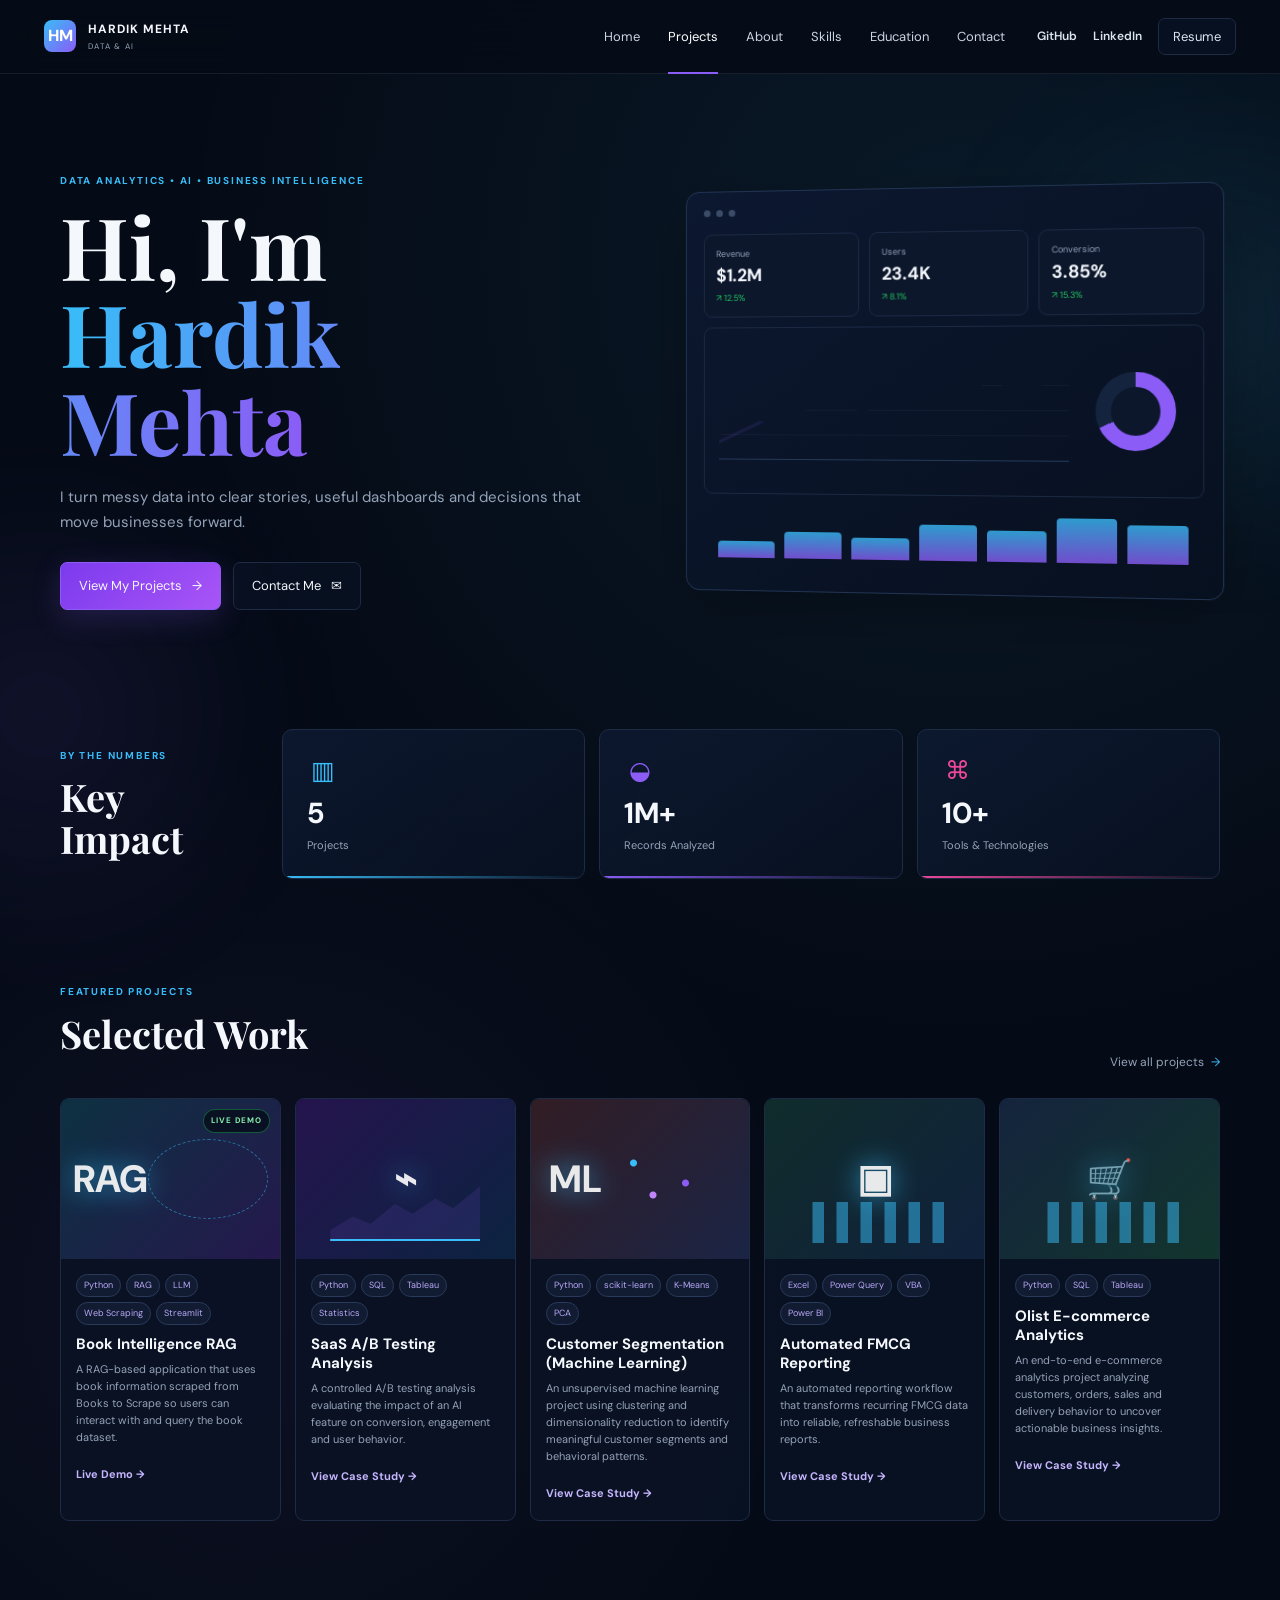
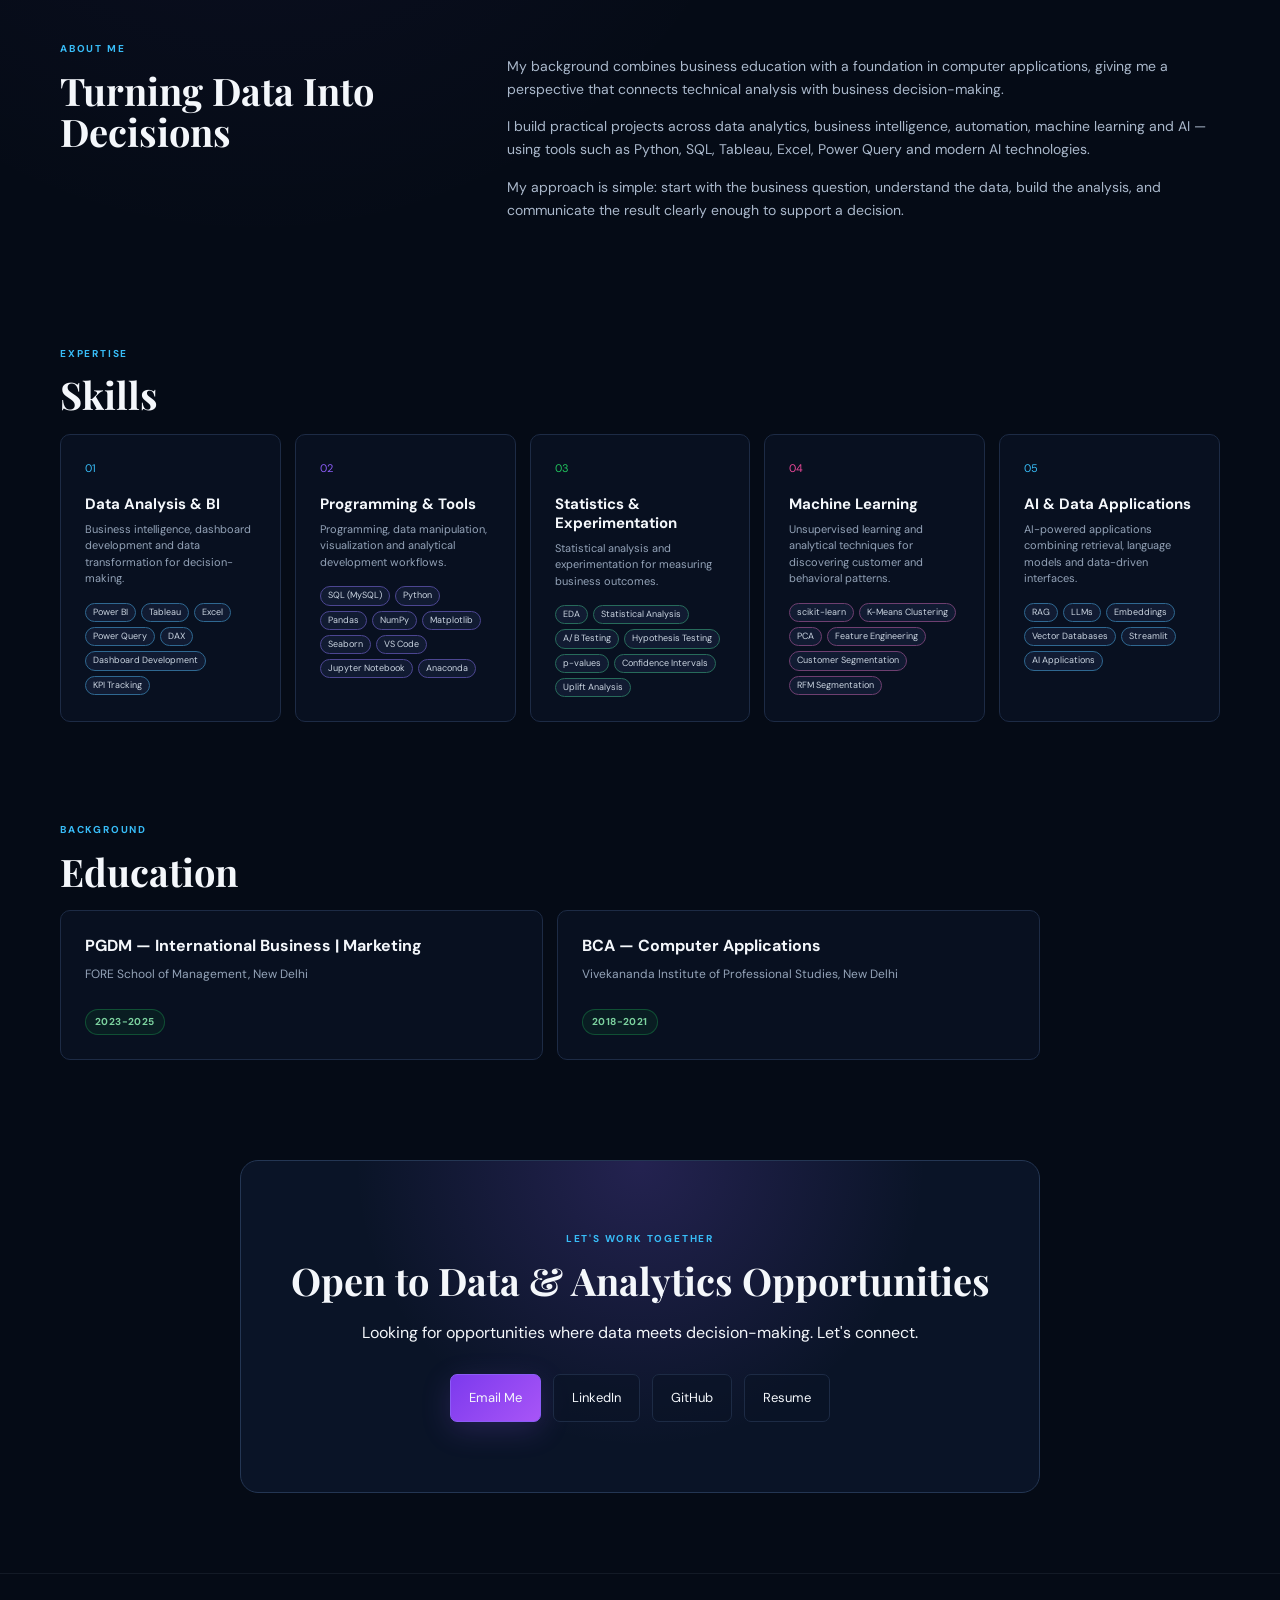
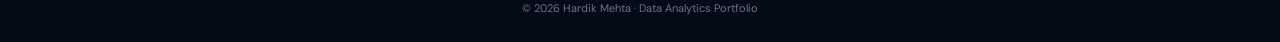
<file: index.html>
<!DOCTYPE html>
<html lang="en">
<head>
  <meta charset="UTF-8">
  <meta name="viewport" content="width=device-width, initial-scale=1.0">
  <meta name="description" content="Hardik Mehta — Data Analytics, AI, Business Intelligence and Automation portfolio.">
  <title>Hardik Mehta | Data Analytics Portfolio</title>
  <link rel="preconnect" href="https://fonts.googleapis.com">
  <link rel="preconnect" href="https://fonts.gstatic.com" crossorigin>
  <link href="https://fonts.googleapis.com/css2?family=DM+Sans:wght@400;500;600;700&family=Playfair+Display:ital,wght@0,600;0,700;1,600;1,700&display=swap" rel="stylesheet">
  <link rel="stylesheet" href="styles.css">
</head>
<body>
  <div class="ambient ambient-one"></div>
  <div class="ambient ambient-two"></div>

  <header class="site-header">
    <a class="brand" href="index.html">
      <span class="brand-mark">HM</span>
      <span>
        <strong>HARDIK MEHTA</strong>
        <small>DATA &amp; AI</small>
      </span>
    </a>

    <nav class="main-nav" aria-label="Main navigation">
      <a href="#home">Home</a>
      <a class="active" href="#projects">Projects</a>
      <a href="#about">About</a>
      <a href="#skills">Skills</a>
      <a href="#education">Education</a>
      <a href="#contact">Contact</a>
    </nav>

    <div class="header-actions">
      <a href="https://github.com/Hardik-Mehta-2511" target="_blank" rel="noopener noreferrer" aria-label="GitHub">GitHub</a>
      <a href="https://www.linkedin.com/in/hardikmehta05/" target="_blank" rel="noopener noreferrer" aria-label="LinkedIn">LinkedIn</a>
      <a class="outline-btn small" href="assets/HardikMehta_Resume.pdf" target="_blank" rel="noopener noreferrer">Resume</a>
    </div>

    <details class="mobile-menu">
      <summary aria-label="Open navigation menu"><span></span><span></span><span></span></summary>
      <div class="mobile-menu-panel">
        <nav aria-label="Mobile navigation">
          <a href="#home">Home</a>
          <a href="#projects">Projects</a>
          <a href="#about">About</a>
          <a href="#skills">Skills</a>
          <a href="#education">Education</a>
          <a href="#contact">Contact</a>
        </nav>
        <div class="mobile-menu-links">
          <a href="https://github.com/Hardik-Mehta-2511" target="_blank" rel="noopener noreferrer">GitHub</a>
          <a href="https://www.linkedin.com/in/hardikmehta05/" target="_blank" rel="noopener noreferrer">LinkedIn</a>
          <a class="outline-btn small" href="assets/HardikMehta_Resume.pdf" target="_blank" rel="noopener noreferrer">Resume</a>
        </div>
      </div>
    </details>
  </header>

  <main>
    <section id="home" class="hero section-shell">
      <div class="hero-copy">
        <p class="eyebrow">DATA ANALYTICS • AI • BUSINESS INTELLIGENCE</p>
        <h1>Hi, I'm<br><span>Hardik Mehta</span></h1>
        <p class="hero-description">
          I turn messy data into clear stories, useful dashboards and decisions
          that move businesses forward.
        </p>
        <div class="hero-actions">
          <a class="primary-btn" href="#projects">View My Projects <span>→</span></a>
          <a class="outline-btn" href="#contact">Contact Me <span>✉</span></a>
        </div>
      </div>

      <div class="hero-visual">
        <div class="dashboard-window">
          <div class="window-bar"><span></span><span></span><span></span></div>
          <div class="metric-row">
            <div><small>Revenue</small><strong>$1.2M</strong><em>↗ 12.5%</em></div>
            <div><small>Users</small><strong>23.4K</strong><em>↗ 8.1%</em></div>
            <div><small>Conversion</small><strong>3.85%</strong><em>↗ 15.3%</em></div>
          </div>
          <div class="chart-area">
            <div class="line-chart"></div>
            <div class="donut"></div>
          </div>
          <div class="bar-row">
            <i style="height:35%"></i><i style="height:55%"></i><i style="height:45%"></i>
            <i style="height:72%"></i><i style="height:62%"></i><i style="height:88%"></i>
            <i style="height:76%"></i>
          </div>
        </div>
      </div>
    </section>

    <section class="section-shell impact-section" aria-labelledby="impact-title">
      <div class="impact-heading">
        <p class="eyebrow">BY THE NUMBERS</p>
        <h2 id="impact-title">Key Impact</h2>
      </div>

      <div class="impact-grid">
        <article class="impact-card impact-blue">
          <span class="impact-icon" aria-hidden="true">▥</span>
          <strong>5</strong>
          <span>Projects</span>
        </article>
        <article class="impact-card impact-purple">
          <span class="impact-icon" aria-hidden="true">◒</span>
          <strong>1M+</strong>
          <span>Records Analyzed</span>
        </article>
        <article class="impact-card impact-pink">
          <span class="impact-icon" aria-hidden="true">⌘</span>
          <strong>10+</strong>
          <span>Tools &amp; Technologies</span>
        </article>
      </div>
    </section>

    <section id="projects" class="section-shell">
      <div class="section-heading">
        <div>
          <p class="eyebrow">FEATURED PROJECTS</p>
          <h2>Selected Work</h2>
        </div>
        <a class="section-note section-link" href="#projects">View all projects <span>→</span></a>
      </div>

      <div class="project-grid">
        <a class="project-card featured" href="projects/book-rag/index.html">
          <div class="project-image gradient-ai">
            <span class="live-badge">LIVE DEMO</span>
            <div class="mock-icon">RAG</div>
            <div class="network"></div>
          </div>
          <div class="project-body">
            <div class="tags"><span>Python</span><span>RAG</span><span>LLM</span><span>Web Scraping</span><span>Streamlit</span></div>
            <h3>Book Intelligence RAG</h3>
            <p>A RAG-based application that uses book information scraped from Books to Scrape so users can interact with and query the book dataset.</p>
            <span class="card-link">Live Demo →</span>
          </div>
        </a>

        <a class="project-card" href="projects/saas/index.html">
          <div class="project-image gradient-saas"><div class="mock-icon">⌁</div><div class="mini-chart"></div></div>
          <div class="project-body">
            <div class="tags"><span>Python</span><span>SQL</span><span>Tableau</span><span>Statistics</span></div>
            <h3>SaaS A/B Testing Analysis</h3>
            <p>A controlled A/B testing analysis evaluating the impact of an AI feature on conversion, engagement and user behavior.</p>
            <span class="card-link">View Case Study →</span>
          </div>
        </a>

        <a class="project-card" href="projects/customer-segmentation/index.html">
          <div class="project-image gradient-ml"><div class="mock-icon">ML</div><div class="clusters"></div></div>
          <div class="project-body">
            <div class="tags"><span>Python</span><span>scikit-learn</span><span>K-Means</span><span>PCA</span></div>
            <h3>Customer Segmentation (Machine Learning)</h3>
            <p>An unsupervised machine learning project using clustering and dimensionality reduction to identify meaningful customer segments and behavioral patterns.</p>
            <span class="card-link">View Case Study →</span>
          </div>
        </a>

        <a class="project-card" href="projects/fmcg-reporting/index.html">
          <div class="project-image gradient-automation"><div class="mock-icon">▣</div><div class="mini-bars"></div></div>
          <div class="project-body">
            <div class="tags"><span>Excel</span><span>Power Query</span><span>VBA</span><span>Power BI</span></div>
            <h3>Automated FMCG Reporting</h3>
            <p>An automated reporting workflow that transforms recurring FMCG data into reliable, refreshable business reports.</p>
            <span class="card-link">View Case Study →</span>
          </div>
        </a>

        <a class="project-card" href="projects/olist/index.html">
          <div class="project-image gradient-olist"><div class="mock-icon">🛒</div><div class="mini-bars"></div></div>
          <div class="project-body">
            <div class="tags"><span>Python</span><span>SQL</span><span>Tableau</span></div>
            <h3>Olist E-commerce Analytics</h3>
            <p>An end-to-end e-commerce analytics project analyzing customers, orders, sales and delivery behavior to uncover actionable business insights.</p>
            <span class="card-link">View Case Study →</span>
          </div>
        </a>
      </div>
    </section>

    <section id="about" class="section-shell two-column">
      <div>
        <p class="eyebrow">ABOUT ME</p>
        <h2>Turning Data Into Decisions</h2>
      </div>
      <div class="prose">
        <p>
          My background combines business education with a foundation in computer applications,
          giving me a perspective that connects technical analysis with business decision-making.
        </p>
        <p>
          I build practical projects across data analytics, business intelligence, automation,
          machine learning and AI — using tools such as Python, SQL, Tableau, Excel, Power Query
          and modern AI technologies.
        </p>
        <p>
          My approach is simple: start with the business question, understand the data, build
          the analysis, and communicate the result clearly enough to support a decision.
        </p>
      </div>
    </section>

    <section id="skills" class="section-shell">
      <p class="eyebrow">EXPERTISE</p>
      <h2>Skills</h2>
      <div class="skill-grid">
        <article class="skill-card skill-blue">
          <span class="skill-index">01</span>
          <h3>Data Analysis &amp; BI</h3>
          <p>Business intelligence, dashboard development and data transformation for decision-making.</p>
          <div class="skill-tags">
            <span>Power BI</span><span>Tableau</span><span>Excel</span><span>Power Query</span>
            <span>DAX</span><span>Dashboard Development</span><span>KPI Tracking</span>
          </div>
        </article>
        <article class="skill-card skill-purple">
          <span class="skill-index">02</span>
          <h3>Programming &amp; Tools</h3>
          <p>Programming, data manipulation, visualization and analytical development workflows.</p>
          <div class="skill-tags">
            <span>SQL (MySQL)</span><span>Python</span><span>Pandas</span><span>NumPy</span>
            <span>Matplotlib</span><span>Seaborn</span><span>VS Code</span><span>Jupyter Notebook</span><span>Anaconda</span>
          </div>
        </article>
        <article class="skill-card skill-green">
          <span class="skill-index">03</span>
          <h3>Statistics &amp; Experimentation</h3>
          <p>Statistical analysis and experimentation for measuring business outcomes.</p>
          <div class="skill-tags">
            <span>EDA</span><span>Statistical Analysis</span><span>A/B Testing</span><span>Hypothesis Testing</span>
            <span>p-values</span><span>Confidence Intervals</span><span>Uplift Analysis</span>
          </div>
        </article>
        <article class="skill-card skill-pink">
          <span class="skill-index">04</span>
          <h3>Machine Learning</h3>
          <p>Unsupervised learning and analytical techniques for discovering customer and behavioral patterns.</p>
          <div class="skill-tags">
            <span>scikit-learn</span><span>K-Means Clustering</span><span>PCA</span><span>Feature Engineering</span>
            <span>Customer Segmentation</span><span>RFM Segmentation</span>
          </div>
        </article>
        <article class="skill-card skill-blue">
          <span class="skill-index">05</span>
          <h3>AI &amp; Data Applications</h3>
          <p>AI-powered applications combining retrieval, language models and data-driven interfaces.</p>
          <div class="skill-tags">
            <span>RAG</span><span>LLMs</span><span>Embeddings</span><span>Vector Databases</span>
            <span>Streamlit</span><span>AI Applications</span>
          </div>
        </article>
      </div>
    </section>

    <section id="education" class="section-shell">
      <p class="eyebrow">BACKGROUND</p>
      <h2>Education</h2>
      <div class="education-grid">
        <article class="education-item">
          <div>
            <h3>PGDM — International Business | Marketing</h3>
            <p>FORE School of Management, New Delhi</p>
          </div>
          <span>2023-2025</span>
        </article>
        <article class="education-item">
          <div>
            <h3>BCA — Computer Applications</h3>
            <p>Vivekananda Institute of Professional Studies, New Delhi</p>
          </div>
          <span>2018-2021</span>
        </article>
      </div>
    </section>

    <section id="contact" class="section-shell contact-card">
      <p class="eyebrow">LET'S WORK TOGETHER</p>
      <h2>Open to Data &amp; Analytics Opportunities</h2>
      <p>Looking for opportunities where data meets decision-making. Let's connect.</p>
      <div class="hero-actions">
        <a class="primary-btn" href="mailto:hardikmehta2511@gmail.com">Email Me</a>
        <a class="outline-btn" href="https://www.linkedin.com/in/hardikmehta05/" target="_blank" rel="noopener noreferrer">LinkedIn</a>
        <a class="outline-btn" href="https://github.com/Hardik-Mehta-2511" target="_blank" rel="noopener noreferrer">GitHub</a>
        <a class="outline-btn" href="assets/HardikMehta_Resume.pdf" target="_blank" rel="noopener noreferrer">Resume</a>
      </div>
    </section>
  </main>

  <footer class="site-footer">© 2026 Hardik Mehta · Data Analytics Portfolio</footer>
  <script src="script.js"></script>
</body>
</html>
</file>
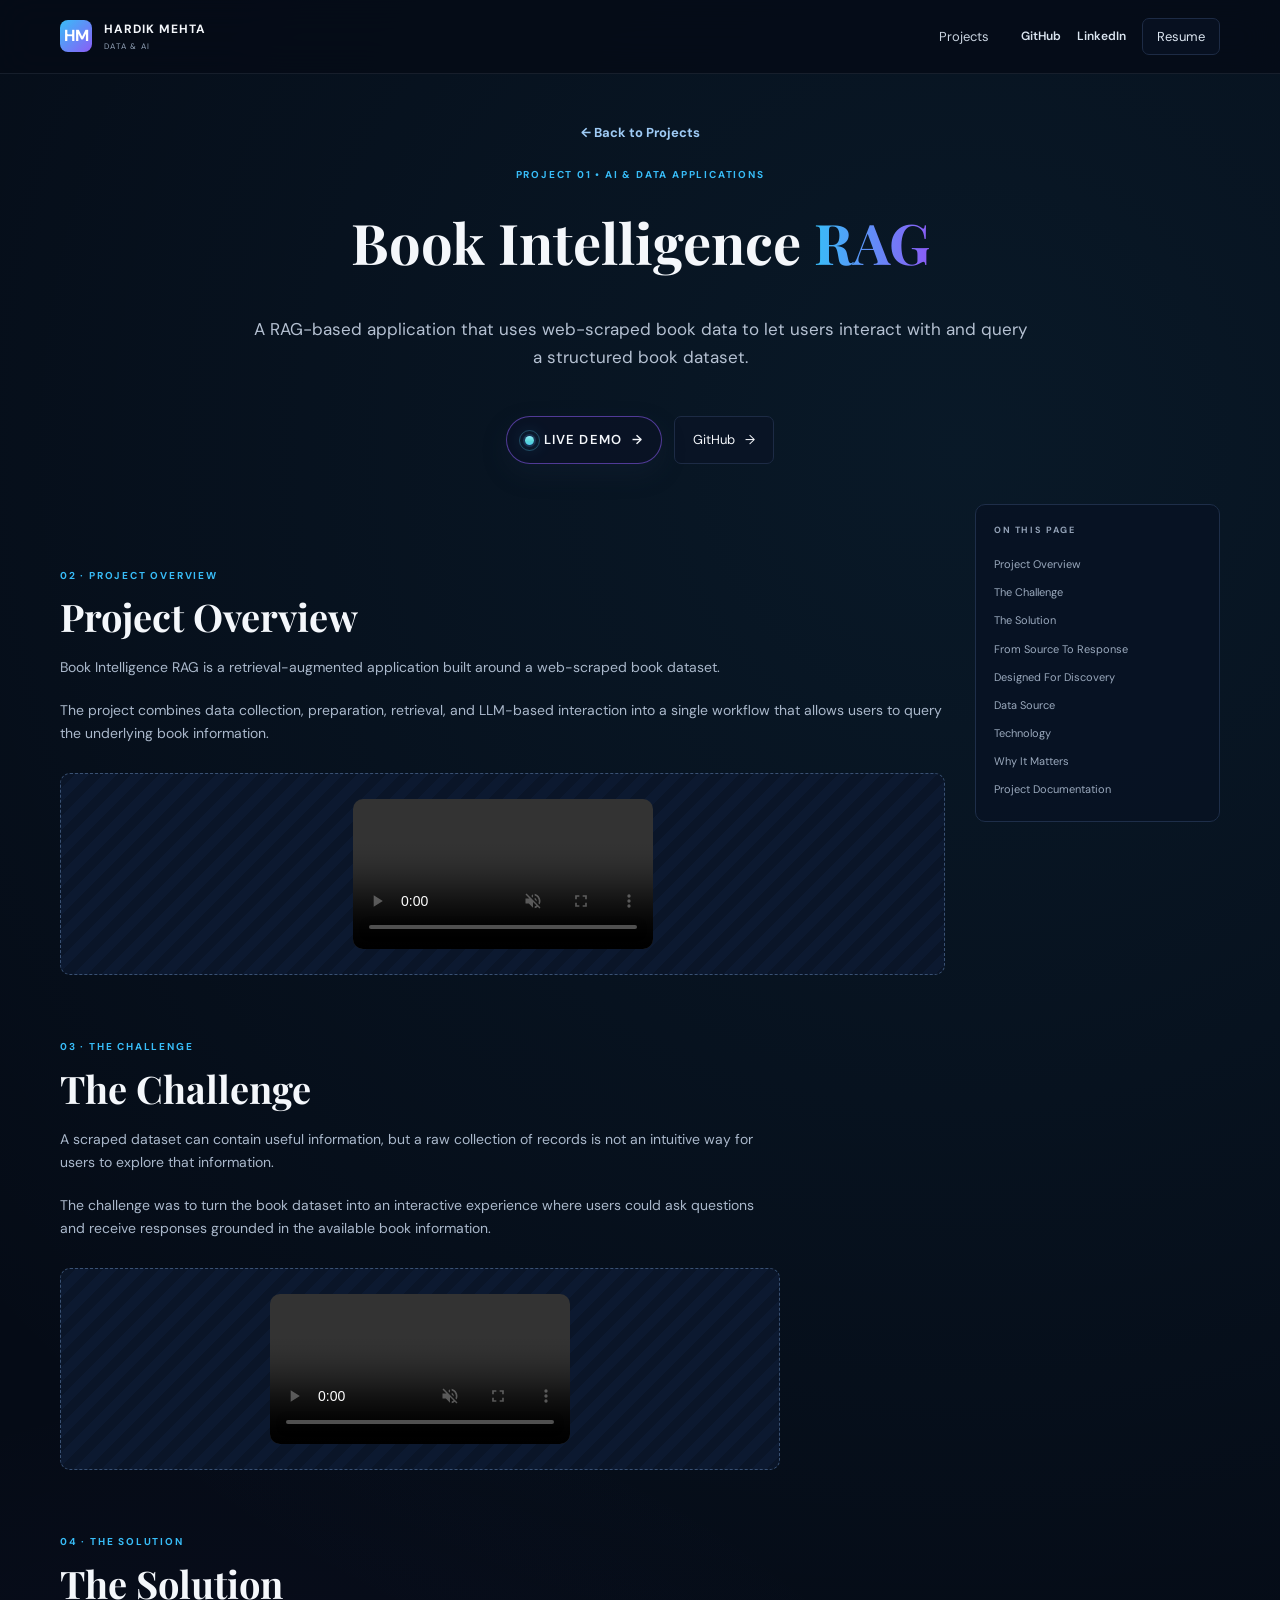
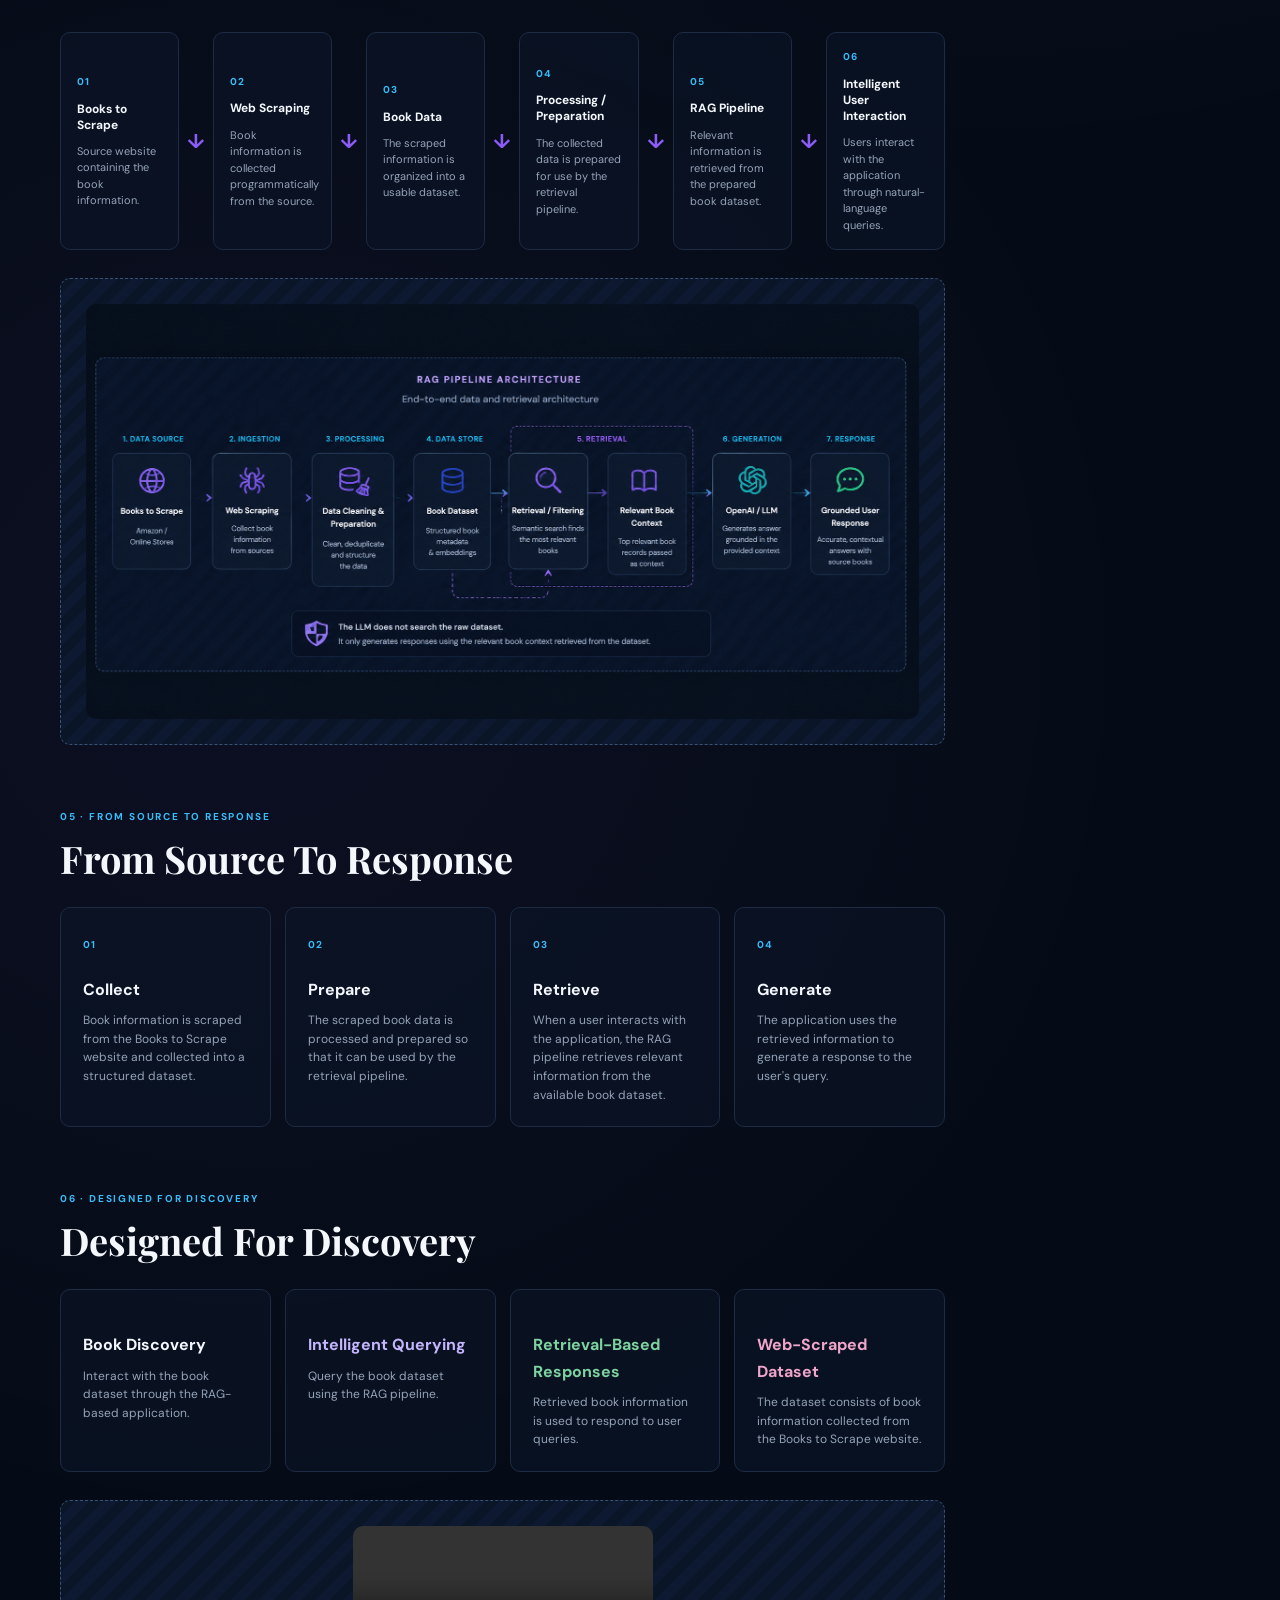
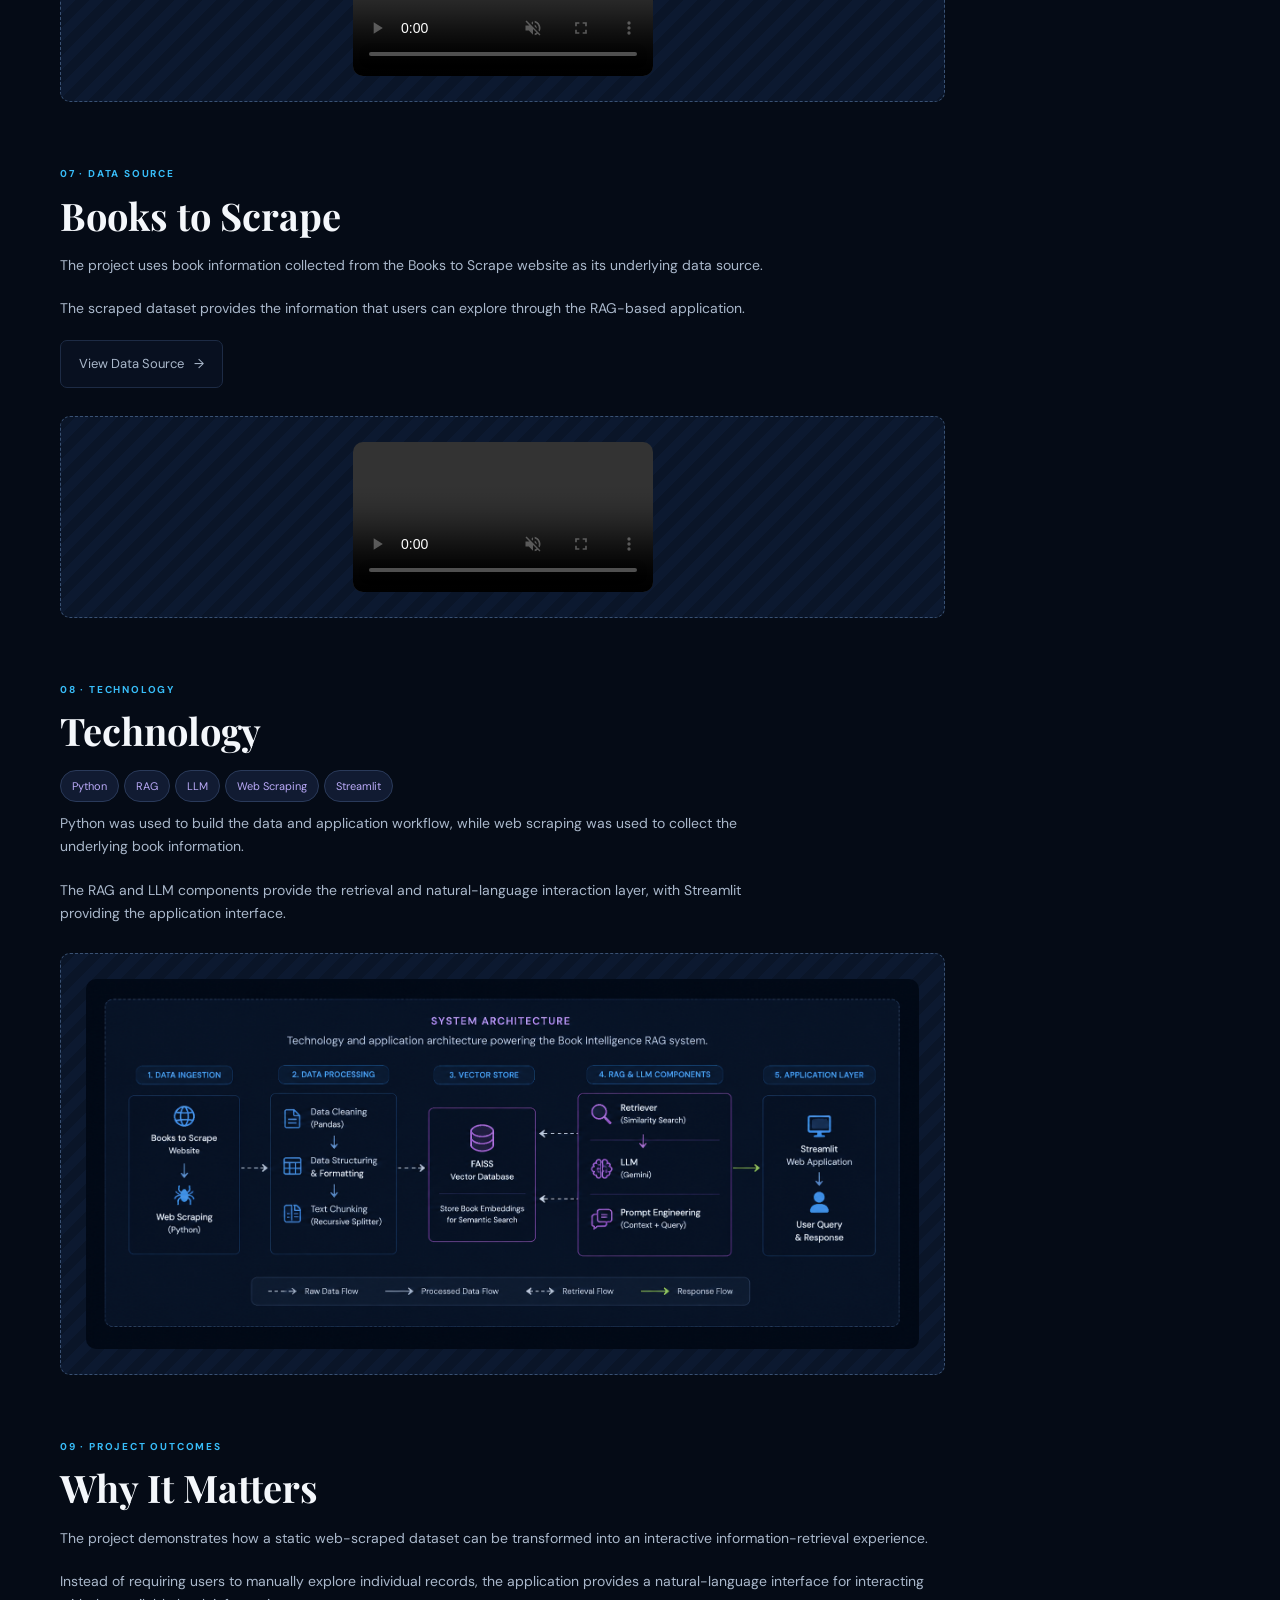
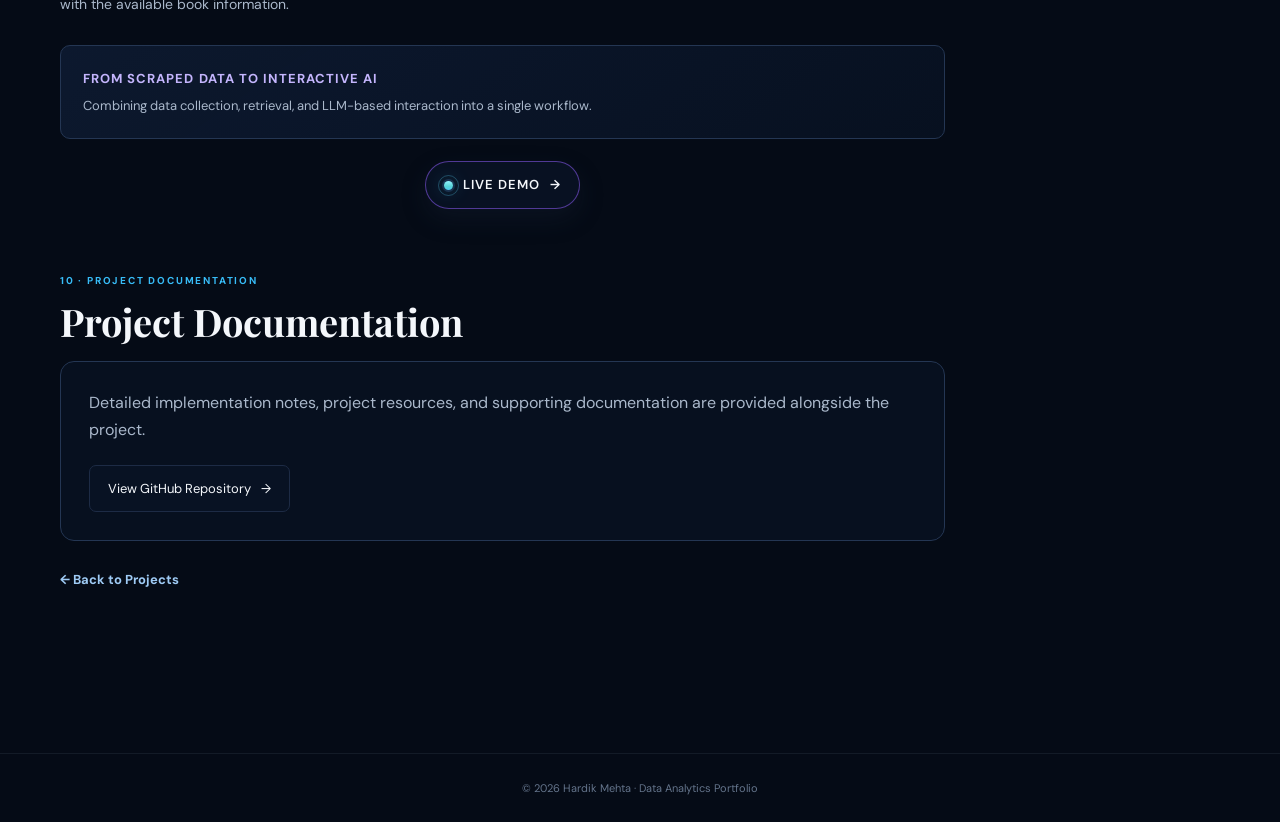
<file: projects/book-rag/index.html>
<!DOCTYPE html>
<html lang="en">
<head>
  <meta charset="UTF-8">
  <meta name="viewport" content="width=device-width, initial-scale=1.0">
  <meta name="description" content="Book Intelligence RAG case study — Hardik Mehta.">
  <title>Book Intelligence RAG | Hardik Mehta</title>
  <link rel="preconnect" href="https://fonts.googleapis.com">
  <link rel="preconnect" href="https://fonts.gstatic.com" crossorigin>
  <link href="https://fonts.googleapis.com/css2?family=DM+Sans:wght@400;500;600;700&family=Playfair+Display:ital,wght@0,600;0,700;1,600&display=swap" rel="stylesheet">
  <link rel="stylesheet" href="../../styles.css">
  <style>
    .rag-visual-placeholder { display:grid; gap:7px; min-height:150px; margin-top:28px; padding:25px; border:1px dashed #395173; border-radius:10px; background:repeating-linear-gradient(135deg,#0a1528,#0a1528 10px,#0c1930 10px,#0c1930 20px); text-align:center; place-content:center; }
    .rag-visual-placeholder strong { color:#b9a9f7; font-size:10px; letter-spacing:.16em; }
    .rag-visual-placeholder span { color:#8fa2bb; font-size:12px; }
    .rag-step p { margin:0; color:var(--muted); font-size:11px; line-height:1.5; }
    .rag-callout { margin-top:28px; padding:22px; border:1px solid #243653; border-radius:10px; background:linear-gradient(145deg,rgba(13,25,48,.94),rgba(8,17,33,.9)); }
    .rag-callout strong, .rag-callout span { display:block; }
    .rag-callout strong { color:#c4b5fd; font-size:13px; letter-spacing:.08em; }
    .rag-callout span { margin-top:6px; color:#aab8cb; font-size:13px; }
    .rag-page .rag-two-column { display:block; }
    .rag-page .rag-two-column > div:first-child { margin-bottom:18px; }
  </style>
</head>
<body class="rag-layout">
  <header class="site-header">
    <a class="brand" href="../../index.html">
      <span class="brand-mark">HM</span>
      <span><strong>HARDIK MEHTA</strong><small>DATA &amp; AI</small></span>
    </a>
    <nav class="main-nav" aria-label="Project navigation">
      <a href="../../index.html#projects">Projects</a>
    </nav>
    <div class="header-actions">
      <a href="https://github.com/Hardik-Mehta-2511" target="_blank" rel="noopener noreferrer" aria-label="GitHub">GitHub</a>
      <a href="https://www.linkedin.com/in/hardikmehta05/" target="_blank" rel="noopener noreferrer" aria-label="LinkedIn">LinkedIn</a>
      <a class="outline-btn small" href="../../assets/HardikMehta_Resume.pdf" target="_blank" rel="noopener noreferrer">Resume</a>
    </div>
    <details class="mobile-menu">
      <summary aria-label="Open navigation menu"><span></span><span></span><span></span></summary>
      <div class="mobile-menu-panel">
        <nav aria-label="Mobile project navigation"><a href="../../index.html#projects">Projects</a></nav>
        <div class="mobile-menu-links">
          <a href="https://github.com/Hardik-Mehta-2511" target="_blank" rel="noopener noreferrer">GitHub</a>
          <a href="https://www.linkedin.com/in/hardikmehta05/" target="_blank" rel="noopener noreferrer">LinkedIn</a>
          <a class="outline-btn small" href="../../assets/HardikMehta_Resume.pdf" target="_blank" rel="noopener noreferrer">Resume</a>
        </div>
      </div>
    </details>
  </header>

  <main class="project-page rag-page">
    <section class="project-hero section-shell">
      <a class="rag-back-link" href="../../index.html#projects">← Back to Projects</a>
      <p class="eyebrow">PROJECT 01 • AI &amp; DATA APPLICATIONS</p>
      <h1>Book Intelligence <span>RAG</span></h1>
      <p class="lead">A RAG-based application that uses web-scraped book data to let users interact with and query a structured book dataset.</p>
      <div class="project-actions">
        <a class="live-demo-cta" href="https://book-intelligence-rag.streamlit.app/" target="_blank" rel="noopener noreferrer" aria-label="Open the Book Intelligence RAG live demo in a new tab"><span class="live-demo-status" aria-hidden="true"></span><span>LIVE DEMO</span><span class="live-demo-arrow" aria-hidden="true">→</span></a>
        <a class="outline-btn" href="https://github.com/Hardik-Mehta-2511/Book-Intelligence-RAG" target="_blank" rel="noopener noreferrer">GitHub <span>→</span></a>
      </div>
    </section>

    <section class="section-shell case-study-grid">
      <article class="case-study-main">
        <section id="overview" class="rag-two-column rag-section"><div><p class="eyebrow">02 · PROJECT OVERVIEW</p><h2>Project Overview</h2></div><div class="rag-copy"><p>Book Intelligence RAG is a retrieval-augmented application built around a web-scraped book dataset.</p><p>The project combines data collection, preparation, retrieval, and LLM-based interaction into a single workflow that allows users to query the underlying book information.</p><div class="rag-visual-placeholder"><video src="../../assets/Challenge_Rag.mp4" autoplay muted loop playsinline controls style="width:100%; height:100%; object-fit:cover; border-radius:inherit; display:block;"></video></div></div></section>

        <section id="challenge" class="rag-section rag-narrow-section"><p class="eyebrow">03 · THE CHALLENGE</p><h2>The Challenge</h2><div class="rag-copy"><p>A scraped dataset can contain useful information, but a raw collection of records is not an intuitive way for users to explore that information.</p><p>The challenge was to turn the book dataset into an interactive experience where users could ask questions and receive responses grounded in the available book information.</p><div class="rag-visual-placeholder"><video src="../../assets/Challenge2.mp4" autoplay muted loop playsinline controls style="width:100%; height:100%; object-fit:cover; border-radius:inherit; display:block;"></video></div></div></div></section>

        <section id="solution" class="rag-section"><p class="eyebrow">04 · THE SOLUTION</p><h2>The Solution</h2><div class="rag-workflow" aria-label="Book Intelligence RAG workflow"><div class="rag-step"><span>01</span><strong>Books to Scrape</strong><p>Source website containing the book information.</p></div><b>↓</b><div class="rag-step"><span>02</span><strong>Web Scraping</strong><p>Book information is collected programmatically from the source.</p></div><b>↓</b><div class="rag-step"><span>03</span><strong>Book Data</strong><p>The scraped information is organized into a usable dataset.</p></div><b>↓</b><div class="rag-step"><span>04</span><strong>Processing / Preparation</strong><p>The collected data is prepared for use by the retrieval pipeline.</p></div><b>↓</b><div class="rag-step"><span>05</span><strong>RAG Pipeline</strong><p>Relevant information is retrieved from the prepared book dataset.</p></div><b>↓</b><div class="rag-step"><span>06</span><strong>Intelligent User Interaction</strong><p>Users interact with the application through natural-language queries.</p></div></div><div class="rag-visual-placeholder"><img src="../../assets/ChatGPT Image Aug 23, 2026, 06_35_47 PM.png" alt="RAG pipeline architecture" style="width:100%; height:100%; object-fit:contain; display:block; border-radius:inherit; max-width:100%; max-height:100%;"></div></section>

        <section id="how-it-works" class="rag-section"><p class="eyebrow">05 · FROM SOURCE TO RESPONSE</p><h2>From Source To Response</h2><div class="rag-number-grid"><article><span>01</span><h3>Collect</h3><p>Book information is scraped from the Books to Scrape website and collected into a structured dataset.</p></article><article><span>02</span><h3>Prepare</h3><p>The scraped book data is processed and prepared so that it can be used by the retrieval pipeline.</p></article><article><span>03</span><h3>Retrieve</h3><p>When a user interacts with the application, the RAG pipeline retrieves relevant information from the available book dataset.</p></article><article><span>04</span><h3>Generate</h3><p>The application uses the retrieved information to generate a response to the user's query.</p></article></div></section>

        <section id="features" class="rag-section"><p class="eyebrow">06 · DESIGNED FOR DISCOVERY</p><h2>Designed For Discovery</h2><div class="rag-feature-grid"><article><h3>Book Discovery</h3><p>Interact with the book dataset through the RAG-based application.</p></article><article><h3>Intelligent Querying</h3><p>Query the book dataset using the RAG pipeline.</p></article><article><h3>Retrieval-Based Responses</h3><p>Retrieved book information is used to respond to user queries.</p></article><article><h3>Web-Scraped Dataset</h3><p>The dataset consists of book information collected from the Books to Scrape website.</p></article></div><div class="rag-visual-placeholder"><video src="../../assets/harrypotter.mp4" autoplay muted loop playsinline controls style="width:100%; height:100%; object-fit:cover; border-radius:inherit; display:block;"></video></div></section>

        <section id="data-source" class="rag-two-column rag-section"><div><p class="eyebrow">07 · DATA SOURCE</p><h2>Books to Scrape</h2></div><div class="rag-copy"><p>The project uses book information collected from the Books to Scrape website as its underlying data source.</p><p>The scraped dataset provides the information that users can explore through the RAG-based application.</p><a class="outline-btn" href="https://books.toscrape.com/index.html" target="_blank" rel="noopener noreferrer">View Data Source <span>→</span></a><div class="rag-visual-placeholder"><video src="../../assets/DATASET_BOOKS.mp4" autoplay muted loop playsinline controls style="width:100%; height:100%; object-fit:cover; border-radius:inherit; display:block;"></video></div></div></section>

        <section id="technology" class="rag-section rag-narrow-section"><p class="eyebrow">08 · TECHNOLOGY</p><h2>Technology</h2><div class="tags large"><span>Python</span><span>RAG</span><span>LLM</span><span>Web Scraping</span><span>Streamlit</span></div><div class="rag-copy"><p>Python was used to build the data and application workflow, while web scraping was used to collect the underlying book information.</p><p>The RAG and LLM components provide the retrieval and natural-language interaction layer, with Streamlit providing the application interface.</p></div><div class="rag-visual-placeholder"><img src="../../assets/ChatGPT Image Aug 23, 2026, 07_06_22 PM.png" alt="Technology architecture diagram" style="width:100%; height:100%; object-fit:contain; display:block; border-radius:inherit; max-width:100%; max-height:100%;"></div></section>

        <section id="outcomes" class="rag-two-column rag-section"><div><p class="eyebrow">09 · PROJECT OUTCOMES</p><h2>Why It Matters</h2></div><div class="rag-copy"><p>The project demonstrates how a static web-scraped dataset can be transformed into an interactive information-retrieval experience.</p><p>Instead of requiring users to manually explore individual records, the application provides a natural-language interface for interacting with the available book information.</p><div class="rag-callout"><strong>FROM SCRAPED DATA TO INTERACTIVE AI</strong><span>Combining data collection, retrieval, and LLM-based interaction into a single workflow.</span></div><div class="live-demo-panel"><a class="live-demo-cta" href="https://book-intelligence-rag.streamlit.app/" target="_blank" rel="noopener noreferrer" aria-label="Open the Book Intelligence RAG live demo in a new tab"><span class="live-demo-status" aria-hidden="true"></span><span>LIVE DEMO</span><span class="live-demo-arrow" aria-hidden="true">→</span></a></div></div></section>

        <section id="documentation" class="rag-section"><p class="eyebrow">10 · PROJECT DOCUMENTATION</p><h2>Project Documentation</h2><div class="rag-placeholder-card"><p>Detailed implementation notes, project resources, and supporting documentation are provided alongside the project.</p><a class="outline-btn" href="https://github.com/Hardik-Mehta-2511/Book-Intelligence-RAG" target="_blank" rel="noopener noreferrer">View GitHub Repository <span>→</span></a></div></section>

        <a class="back-projects" href="../../index.html#projects">← Back to Projects</a>
      </article>
      <aside class="project-sidebar case-study-sidebar">
        <div class="side-card"><p class="eyebrow">ON THIS PAGE</p><a href="#overview">Project Overview</a><a href="#challenge">The Challenge</a><a href="#solution">The Solution</a><a href="#how-it-works">From Source To Response</a><a href="#features">Designed For Discovery</a><a href="#data-source">Data Source</a><a href="#technology">Technology</a><a href="#outcomes">Why It Matters</a><a href="#documentation">Project Documentation</a></div>
      </aside>
    </section>
  </main>

  <footer class="site-footer">© 2026 Hardik Mehta · Data Analytics Portfolio</footer>
  <script src="../../script.js"></script>
</body>
</html>
<!-- Book RAG portfolio page -->
</file>
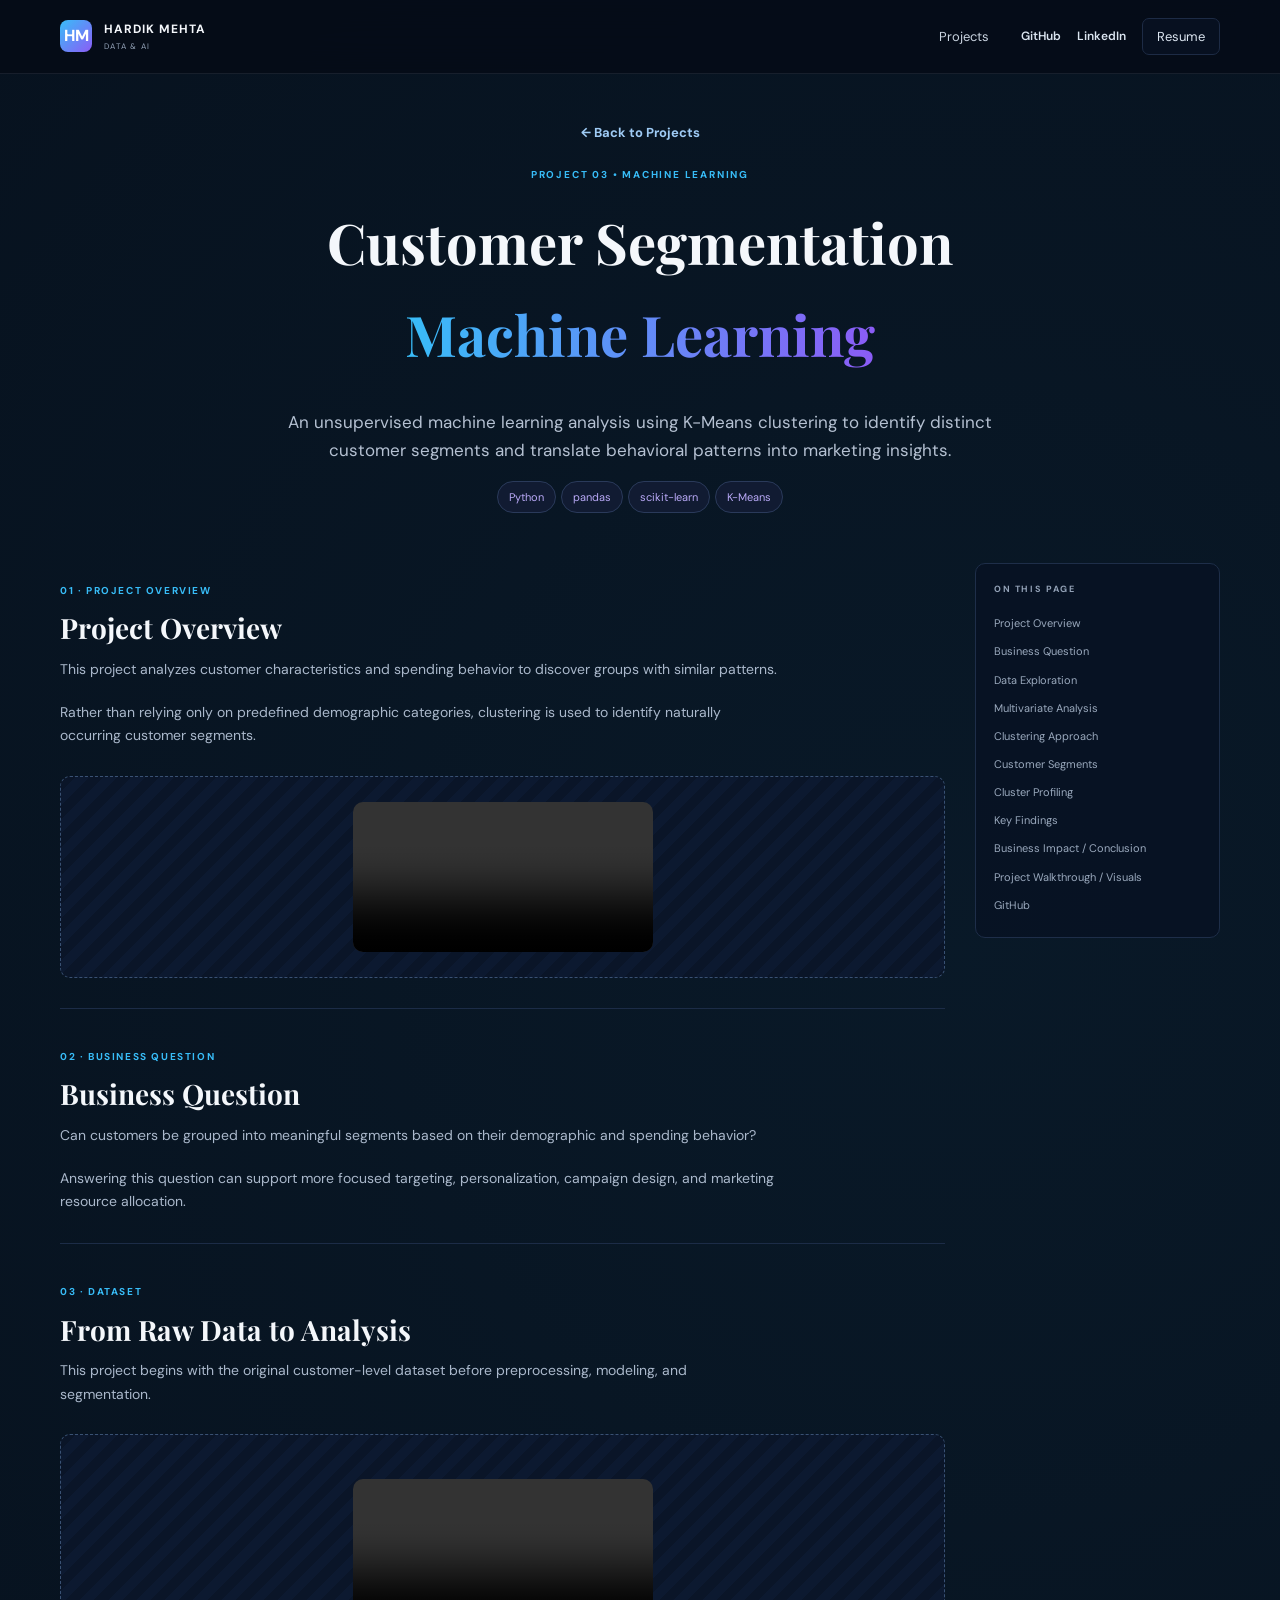
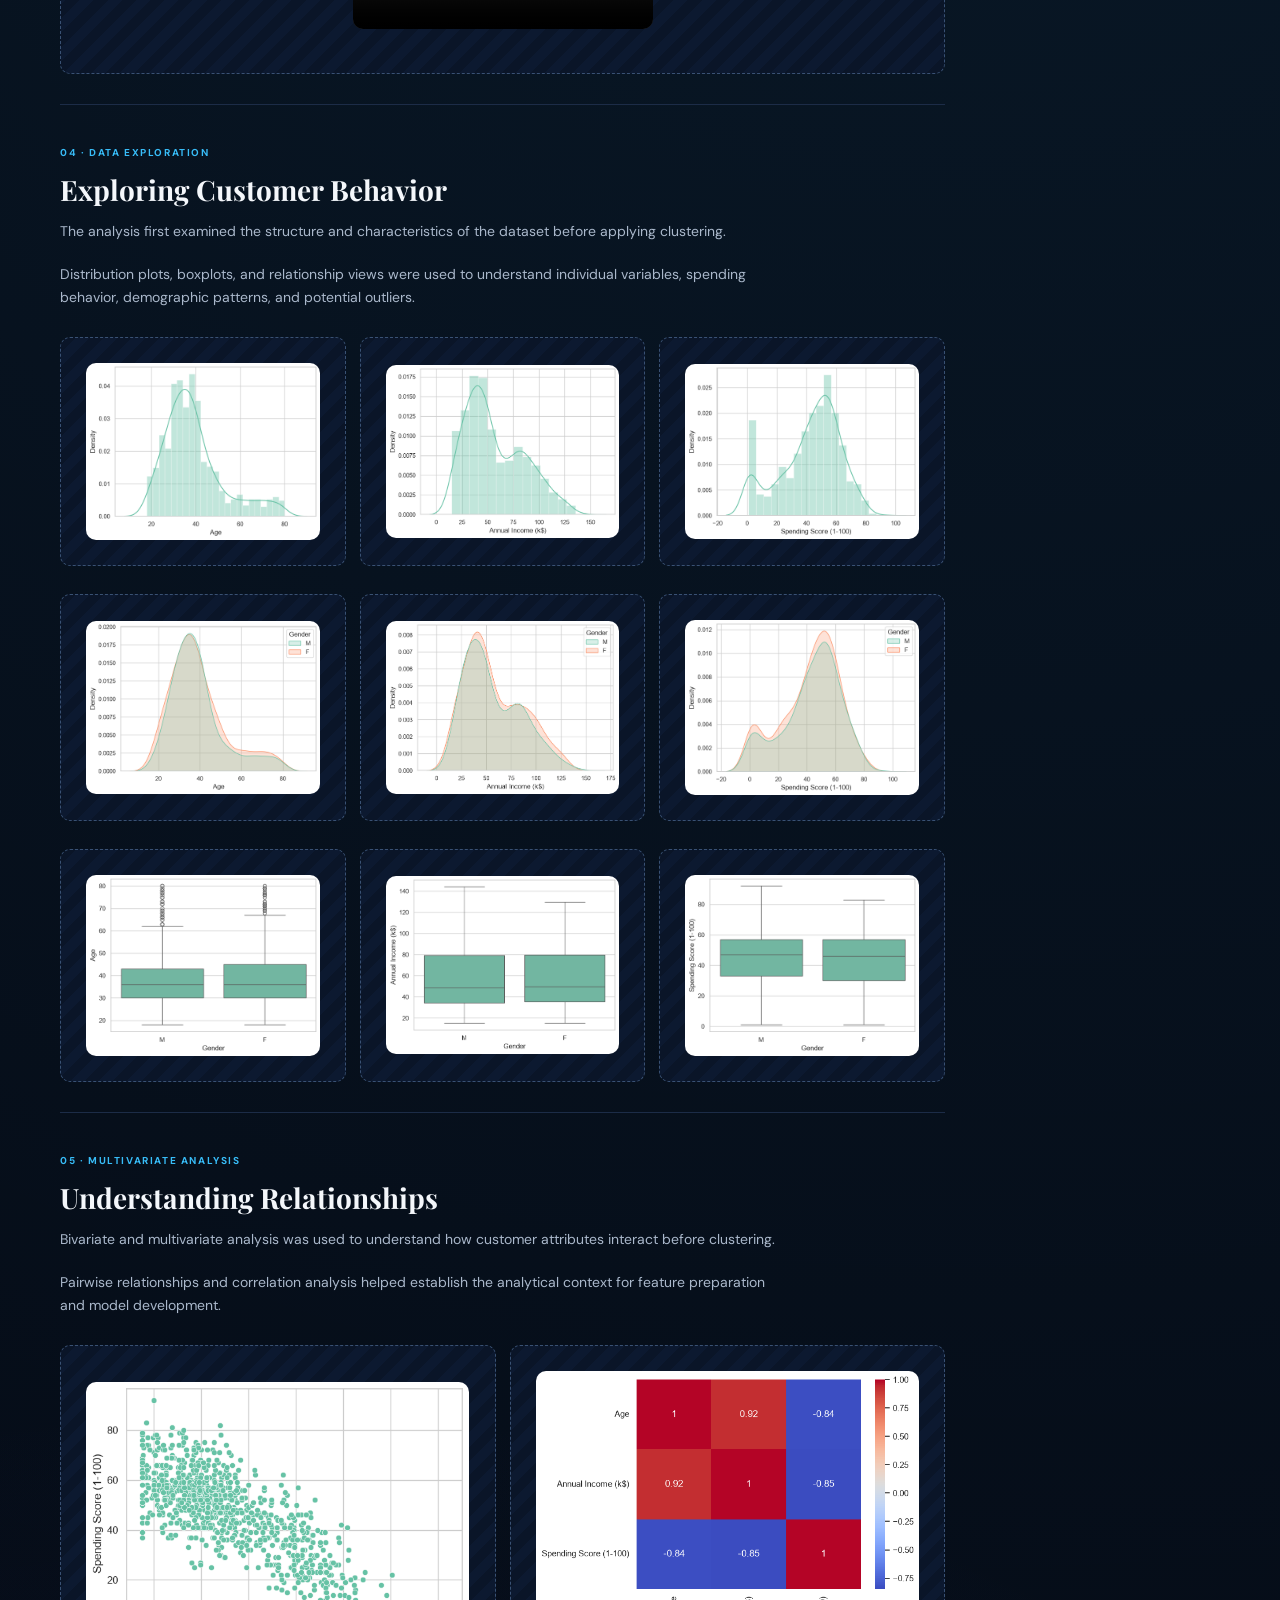
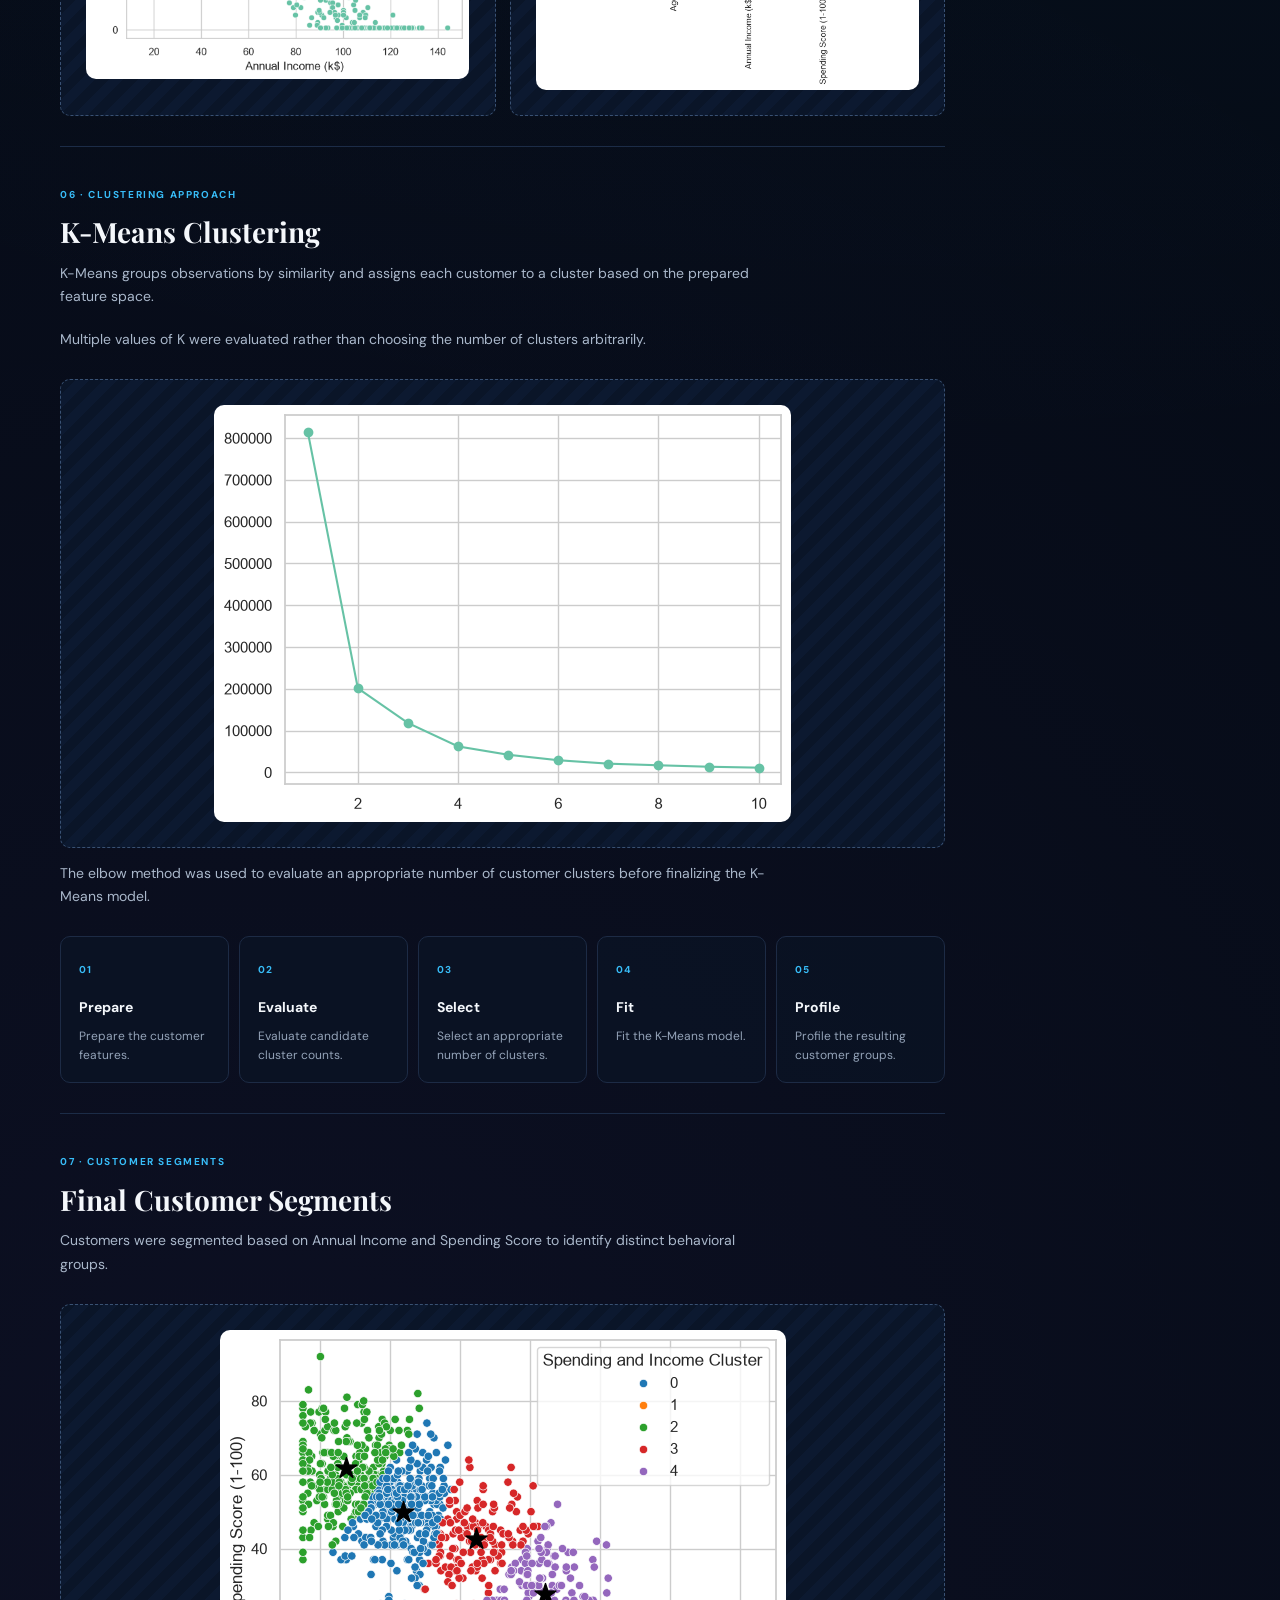
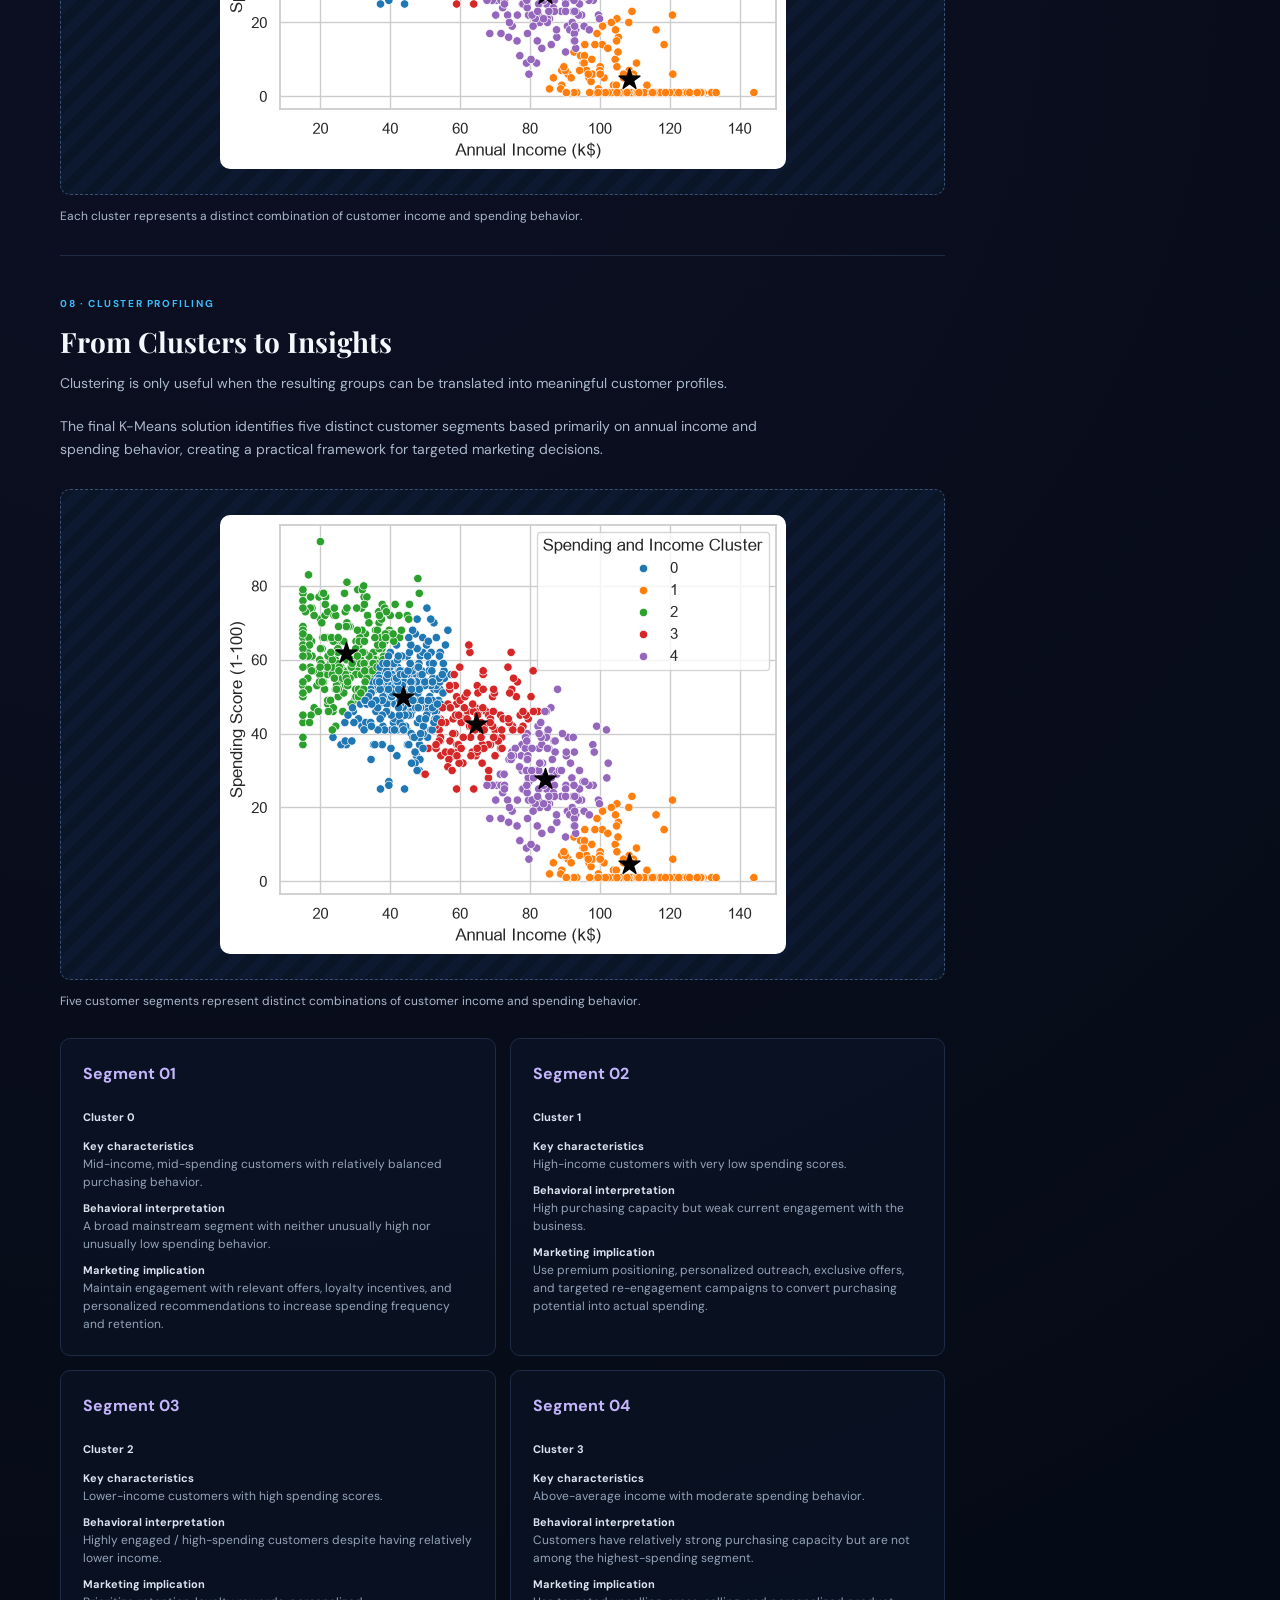
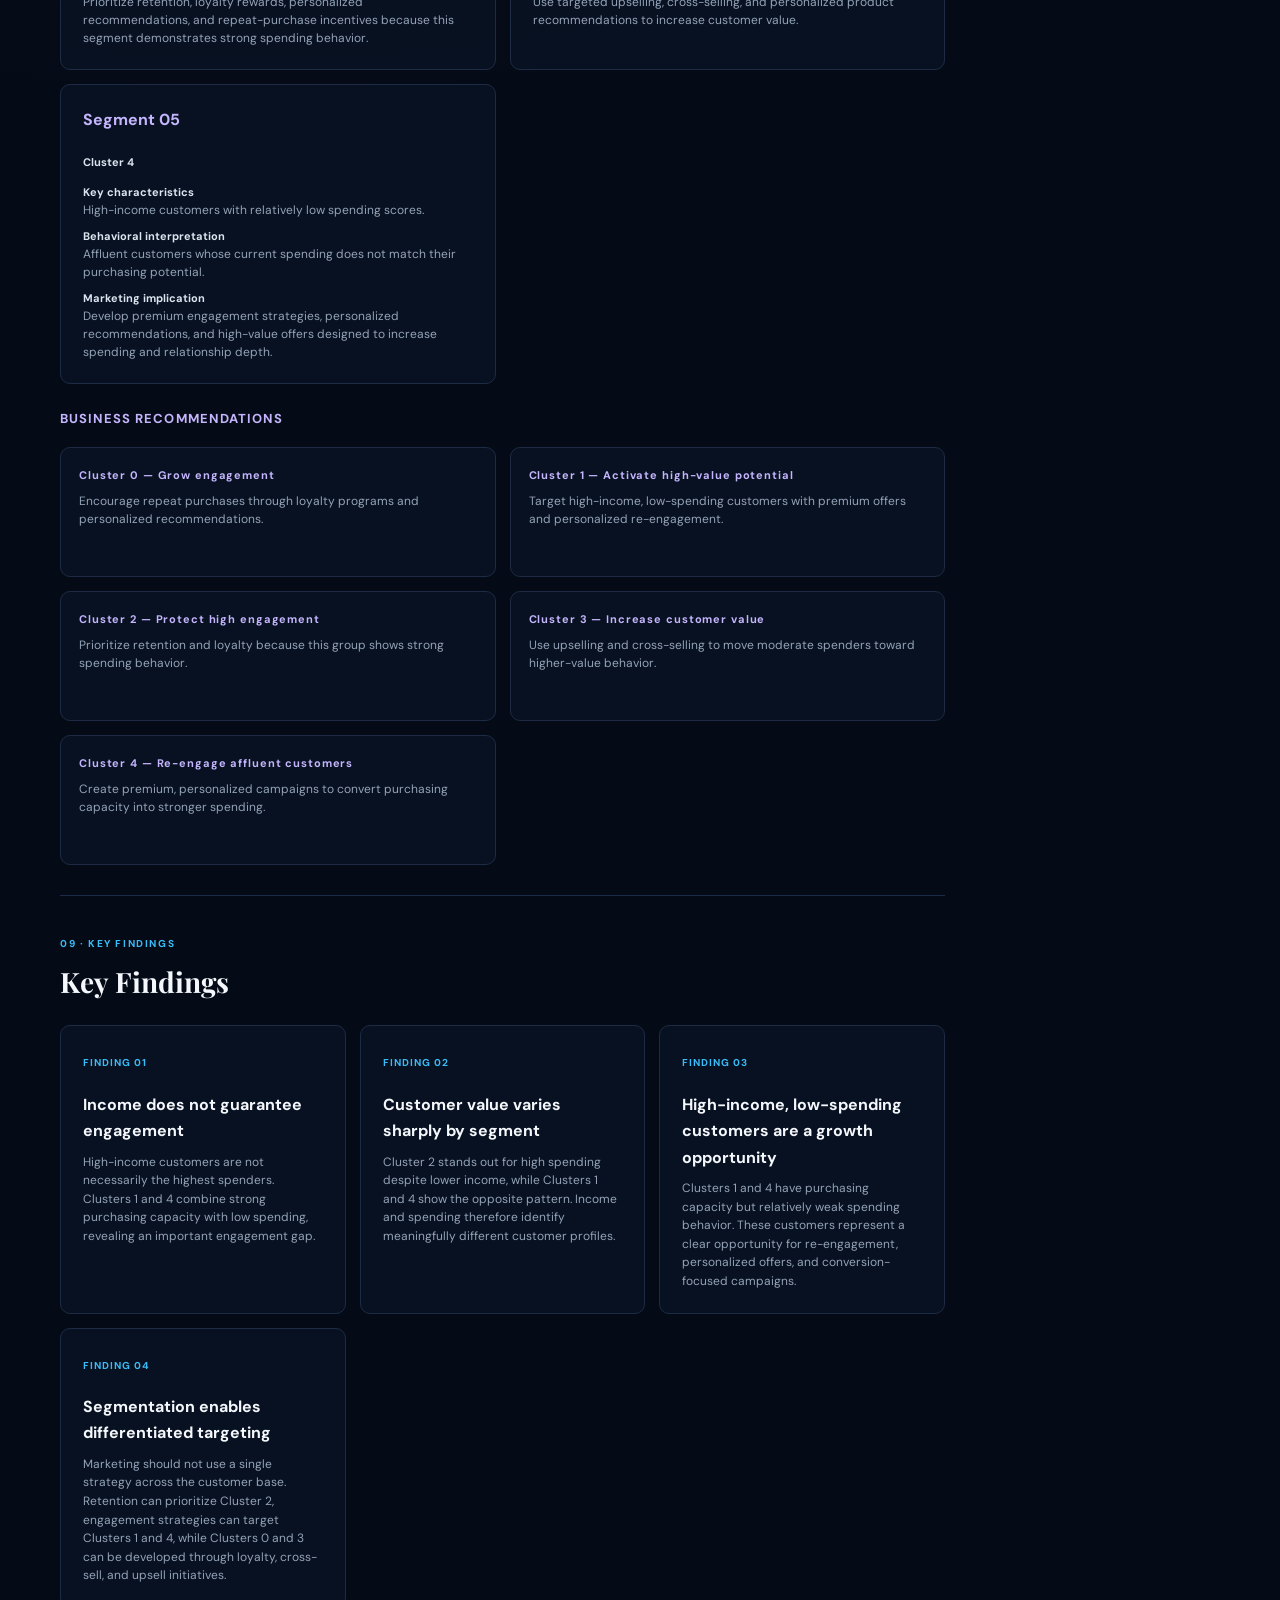
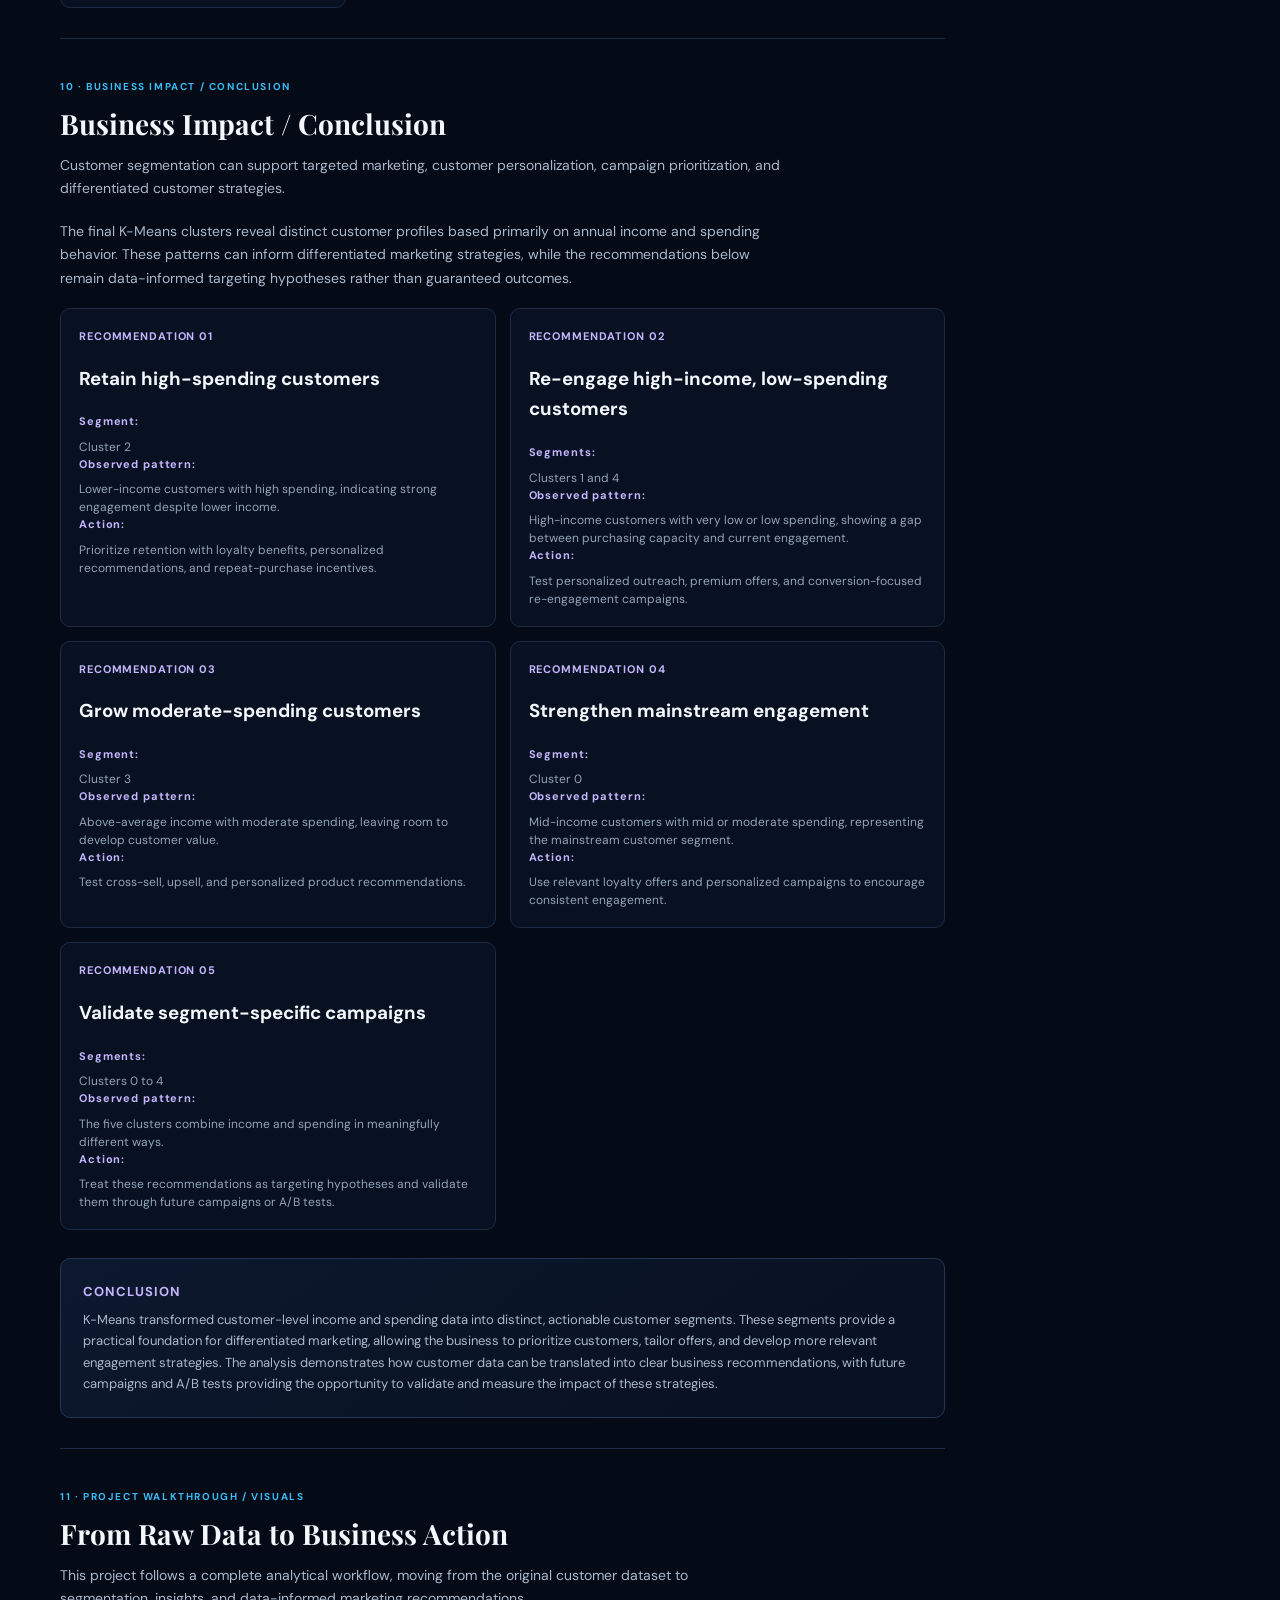
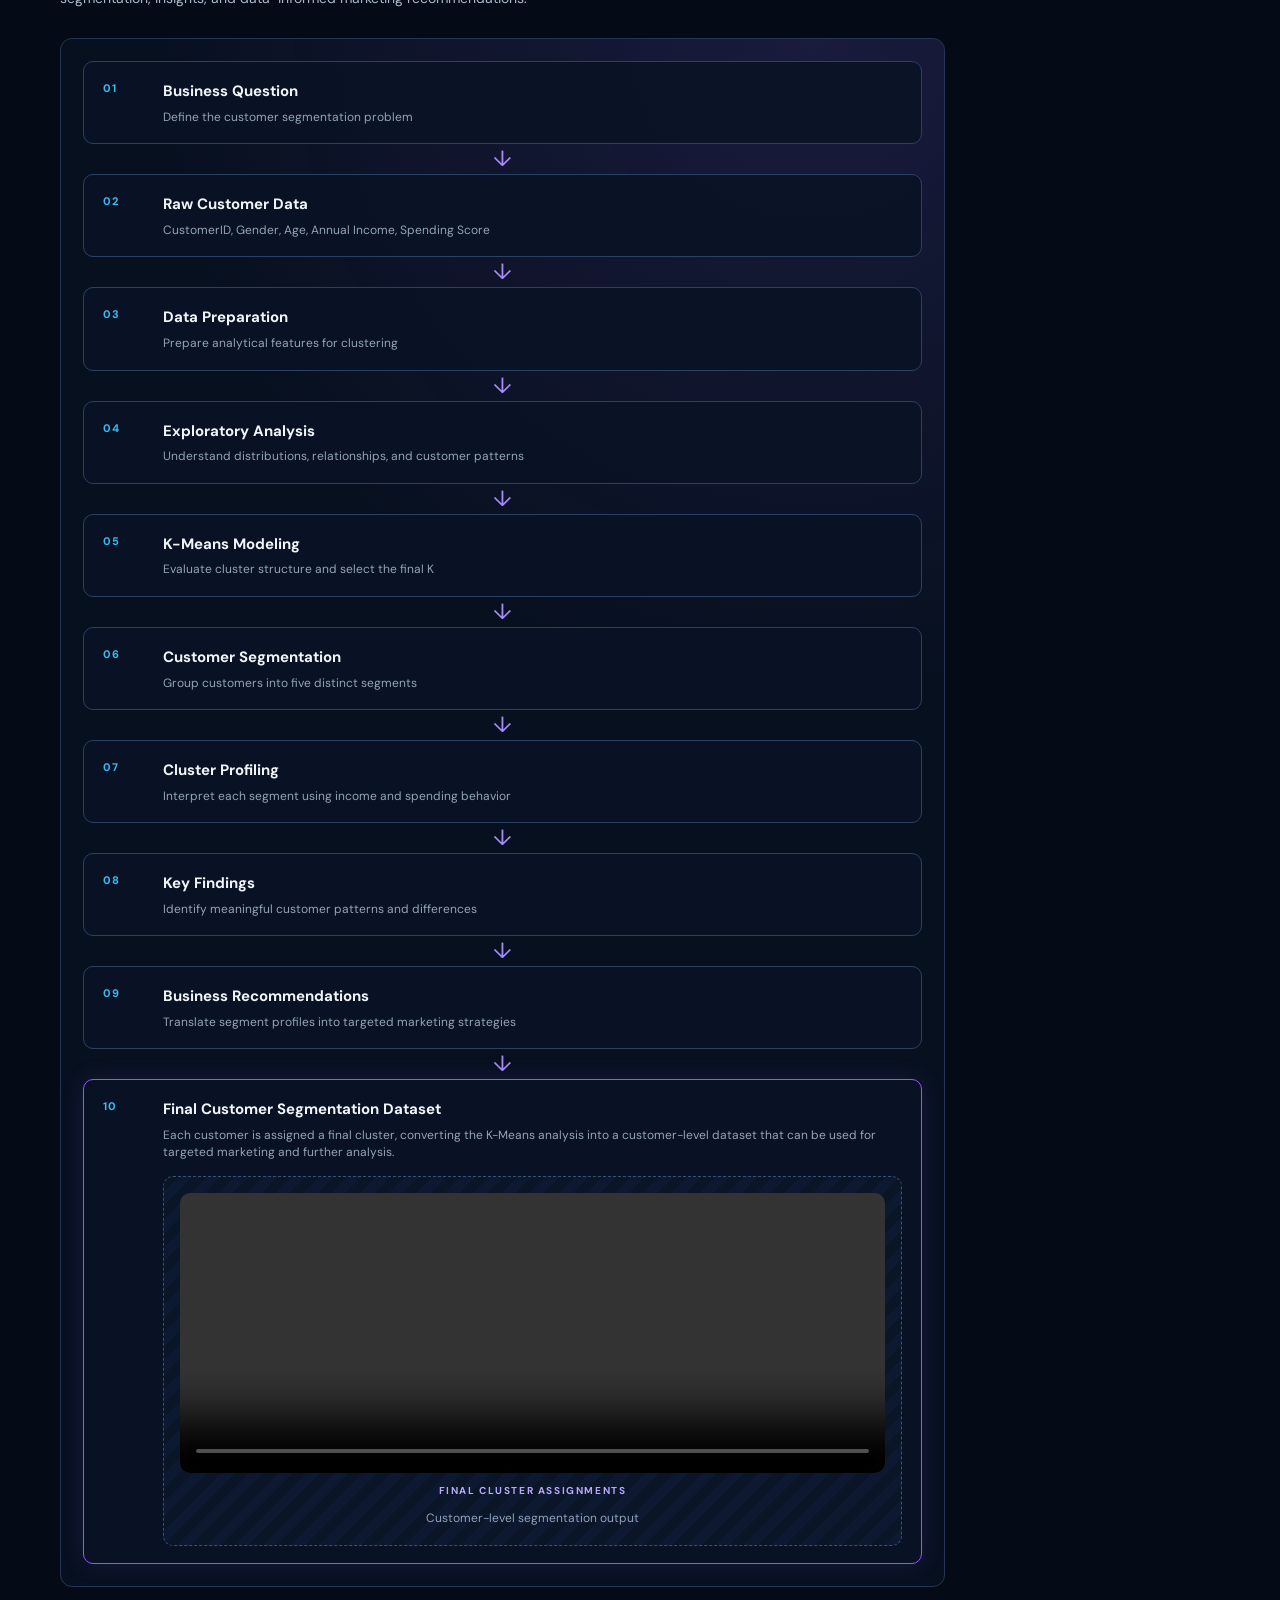
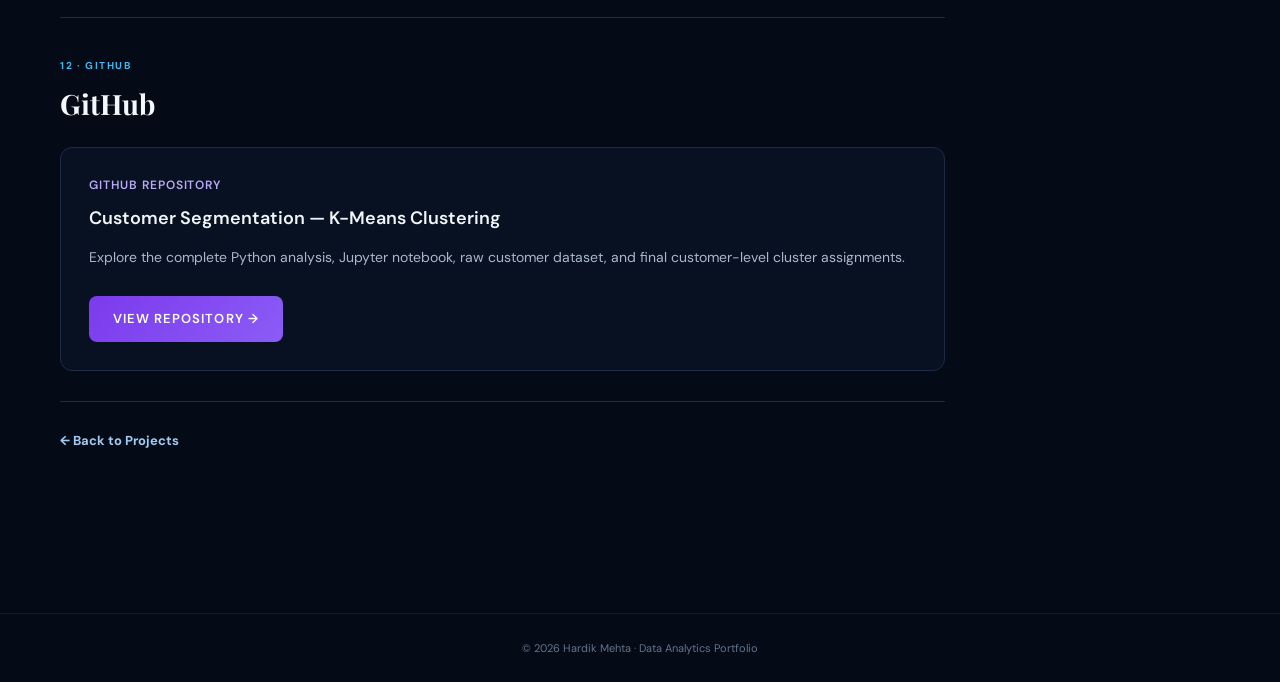
<file: projects/customer-segmentation/index.html>
<!DOCTYPE html>
<html lang="en">
<head>
  <meta charset="UTF-8">
  <meta name="viewport" content="width=device-width, initial-scale=1.0">
  <meta name="description" content="Customer Segmentation — Machine Learning case study — Hardik Mehta.">
  <title>Customer Segmentation Machine Learning | Hardik Mehta</title>
  <link rel="preconnect" href="https://fonts.googleapis.com">
  <link rel="preconnect" href="https://fonts.gstatic.com" crossorigin>
  <link href="https://fonts.googleapis.com/css2?family=DM+Sans:wght@400;500;600;700&family=Playfair+Display:ital,wght@0,600;0,700;1,600&display=swap" rel="stylesheet">
  <link rel="stylesheet" href="../../styles.css">
  <style>
    .ml-copy { max-width:720px; color:#aab8cb; font-size:14px; }
    .ml-copy p { margin:0 0 20px; }
    .ml-copy p:last-child { margin-bottom:0; }
    .ml-visual-placeholder { display:grid; gap:7px; min-height:150px; margin-top:28px; padding:25px; border:1px dashed #395173; border-radius:10px; background:repeating-linear-gradient(135deg,#0a1528,#0a1528 10px,#0c1930 10px,#0c1930 20px); text-align:center; place-content:center; }
    .ml-visual-placeholder.tall { min-height:210px; }
    .ml-visual-placeholder strong { color:#b9a9f7; font-size:10px; letter-spacing:.16em; }
    .ml-visual-placeholder span { color:#8fa2bb; font-size:12px; }
    .ml-visual-placeholder img, .ml-visual-placeholder video { width:100%; height:100%; max-height:100%; object-fit:cover; display:block; border-radius:inherit; background:rgba(8,17,33,.25); }
    .ml-placeholder-grid { display:grid; grid-template-columns:repeat(2,minmax(0,1fr)); gap:14px; margin-top:28px; }
    .ml-placeholder-grid .ml-visual-placeholder { margin-top:0; }
    .ml-grid-3 { display:grid; grid-template-columns:repeat(3,minmax(0,1fr)); gap:14px; margin-top:28px; }
    .ml-grid-3 .ml-visual-placeholder { margin-top:0; min-height:215px; }
    .ml-grid-2 { display:grid; grid-template-columns:repeat(2,minmax(0,1fr)); gap:14px; margin-top:28px; }
    .ml-grid-2 .ml-visual-placeholder { margin-top:0; min-height:250px; }
    .ml-figure-note { margin:12px 0 0; color:#aab8cb; font-size:12px; line-height:1.55; }
    .ml-card-grid { display:grid; grid-template-columns:repeat(3,minmax(0,1fr)); gap:14px; margin-top:28px; }
    .ml-card-grid article, .ml-methodology article { min-width:0; min-height:150px; padding:22px; border:1px solid var(--border); border-radius:10px; background:rgba(10,19,37,.75); }
    .ml-card-grid span, .ml-methodology span { color:var(--blue); font-size:10px; font-weight:700; letter-spacing:.1em; }
    .ml-card-grid h3, .ml-methodology h3 { margin:17px 0 8px; font-size:16px; }
    .ml-card-grid p, .ml-methodology p { margin:0; color:var(--muted); font-size:12px; line-height:1.55; }
    .ml-methodology { display:grid; grid-template-columns:repeat(5,minmax(0,1fr)); gap:10px; margin-top:28px; }
    .ml-methodology article { min-height:135px; padding:18px; }
    .ml-methodology h3 { font-size:14px; margin-top:14px; }
    .ml-segment-grid { display:grid; grid-template-columns:repeat(2,minmax(0,1fr)); gap:14px; margin-top:28px; }
    .ml-segment-grid article { min-height:165px; padding:22px; border:1px solid var(--border); border-radius:10px; background:rgba(10,19,37,.75); }
    .ml-segment-grid h3 { margin:0 0 15px; color:#c4b5fd; font-size:16px; }
    .ml-segment-grid p { margin:8px 0 0; color:var(--muted); font-size:12px; line-height:1.5; }
    .ml-segment-grid strong { color:#dbe5f0; font-size:11px; }
    .ml-rec-grid { display:grid; grid-template-columns:repeat(2,minmax(0,1fr)); gap:14px; margin-top:18px; }
    .ml-rec-grid article { min-height:130px; padding:18px; border:1px solid var(--border); border-radius:10px; background:rgba(10,19,37,.75); }
    .ml-rec-grid strong { display:block; color:#c4b5fd; font-size:11px; letter-spacing:.08em; margin-bottom:8px; }
    .ml-rec-grid p { margin:0; color:var(--muted); font-size:12px; line-height:1.5; }
    .ml-callout { margin-top:28px; padding:22px; border:1px solid #243653; border-radius:10px; background:linear-gradient(145deg,rgba(13,25,48,.94),rgba(8,17,33,.9)); }
    .ml-callout strong, .ml-callout span { display:block; }
    .ml-callout strong { color:#c4b5fd; font-size:13px; letter-spacing:.08em; }
    .ml-callout span { margin-top:6px; color:#aab8cb; font-size:13px; }
    .ml-workflow { display:grid; gap:0; margin-top:28px; padding:22px; border:1px solid #243653; border-radius:12px; background:radial-gradient(circle at 85% 0%,rgba(139,92,246,.14),transparent 38%),rgba(8,18,35,.76); }
    .ml-workflow-step { display:grid; grid-template-columns:44px minmax(0,1fr); gap:16px; align-items:start; padding:17px 19px; border:1px solid #2a4164; border-radius:10px; background:rgba(10,19,37,.88); }
    .ml-workflow-step.is-final { border-color:#8b5cf6; box-shadow:0 0 24px rgba(139,92,246,.14); }
    .ml-workflow-number { color:var(--blue); font-size:11px; font-weight:700; letter-spacing:.1em; }
    .ml-workflow-step h3 { margin:0 0 5px; color:#f1f5f9; font-size:15px; }
    .ml-workflow-step p { margin:0; color:var(--muted); font-size:12px; line-height:1.45; }
    .ml-workflow-arrow { display:grid; place-items:center; height:30px; color:#a78bfa; font-size:22px; line-height:1; }
    .ml-workflow-video { position:relative; display:grid; gap:10px; margin-top:14px; padding:16px; border:1px dashed #395173; border-radius:10px; background:repeating-linear-gradient(135deg,#0a1528,#0a1528 10px,#0c1930 10px,#0c1930 20px); text-align:center; }
    .ml-workflow-video video { width:100%; height:100%; max-height:280px; object-fit:cover; border-radius:inherit; display:block; background:#081121; }
    .ml-workflow-video strong { color:#b9a9f7; font-size:10px; letter-spacing:.16em; }
    .ml-workflow-video span { color:#8fa2bb; font-size:12px; }
    .ml-vertical .ml-visual-placeholder { min-height:165px; }
    @media (max-width:1000px) { .ml-card-grid { grid-template-columns:repeat(2,minmax(0,1fr)); } .ml-methodology { grid-template-columns:repeat(3,minmax(0,1fr)); } .ml-rec-grid { grid-template-columns:1fr; } }
    @media (max-width:700px) { .ml-placeholder-grid, .ml-card-grid, .ml-segment-grid, .ml-grid-3, .ml-grid-2, .ml-rec-grid { grid-template-columns:1fr; } .ml-methodology { grid-template-columns:1fr; } }
  </style>
</head>
<body class="rag-layout">
  <header class="site-header">
    <a class="brand" href="../../index.html">
      <span class="brand-mark">HM</span>
      <span><strong>HARDIK MEHTA</strong><small>DATA &amp; AI</small></span>
    </a>
    <nav class="main-nav" aria-label="Project navigation"><a href="../../index.html#projects">Projects</a></nav>
    <div class="header-actions">
      <a href="https://github.com/Hardik-Mehta-2511" target="_blank" rel="noopener noreferrer" aria-label="GitHub">GitHub</a>
      <a href="https://www.linkedin.com/in/hardikmehta05/" target="_blank" rel="noopener noreferrer" aria-label="LinkedIn">LinkedIn</a>
      <a class="outline-btn small" href="../../assets/HardikMehta_Resume.pdf" target="_blank" rel="noopener noreferrer">Resume</a>
    </div>
    <details class="mobile-menu">
      <summary aria-label="Open navigation menu"><span></span><span></span><span></span></summary>
      <div class="mobile-menu-panel">
        <nav aria-label="Mobile project navigation"><a href="../../index.html#projects">Projects</a></nav>
        <div class="mobile-menu-links">
          <a href="https://github.com/Hardik-Mehta-2511" target="_blank" rel="noopener noreferrer">GitHub</a>
          <a href="https://www.linkedin.com/in/hardikmehta05/" target="_blank" rel="noopener noreferrer">LinkedIn</a>
          <a class="outline-btn small" href="../../assets/HardikMehta_Resume.pdf" target="_blank" rel="noopener noreferrer">Resume</a>
        </div>
      </div>
    </details>
  </header>

  <main class="project-page rag-page">
    <section class="project-hero section-shell">
      <a class="rag-back-link" href="../../index.html#projects">← Back to Projects</a>
      <p class="eyebrow">PROJECT 03 • MACHINE LEARNING</p>
      <h1>Customer Segmentation <span>Machine Learning</span></h1>
      <p class="lead">An unsupervised machine learning analysis using K-Means clustering to identify distinct customer segments and translate behavioral patterns into marketing insights.</p>
      <div class="tags large"><span>Python</span><span>pandas</span><span>scikit-learn</span><span>K-Means</span></div>
    </section>

    <section class="section-shell case-study-grid"><article class="case-study-main">
      <section id="overview" class="case-section"><p class="content-label">01 · PROJECT OVERVIEW</p><h2>Project Overview</h2><div class="ml-copy"><p>This project analyzes customer characteristics and spending behavior to discover groups with similar patterns.</p><p>Rather than relying only on predefined demographic categories, clustering is used to identify naturally occurring customer segments.</p></div><div class="ml-visual-placeholder"><video src="../../assets/Customer_Segmentation_Clustering%20-%2024%20August%202026.mp4" autoplay muted loop playsinline controls style="width:100%; height:100%; object-fit:cover; border-radius:inherit; display:block;"></video></div></section>

      <section id="business-question" class="case-section"><p class="content-label">02 · BUSINESS QUESTION</p><h2>Business Question</h2><div class="ml-copy"><p>Can customers be grouped into meaningful segments based on their demographic and spending behavior?</p><p>Answering this question can support more focused targeting, personalization, campaign design, and marketing resource allocation.</p></div></section>

      <section id="raw-dataset" class="case-section"><p class="content-label">03 · DATASET</p><h2>From Raw Data to Analysis</h2><div class="ml-copy"><p>This project begins with the original customer-level dataset before preprocessing, modeling, and segmentation.</p></div><div class="ml-visual-placeholder" style="min-height:240px;"><video src="../../assets/customers_video.mp4" autoplay muted loop playsinline controls aria-label="Screen recording of the original customer dataset in Excel" style="width:100%; height:100%; object-fit:cover; border-radius:inherit; display:block;"><p>Your browser does not support HTML5 video. The dataset walkthrough is unavailable.</p></video></div></section>

      <section id="exploration" class="case-section"><p class="content-label">04 · DATA EXPLORATION</p><h2>Exploring Customer Behavior</h2><div class="ml-copy"><p>The analysis first examined the structure and characteristics of the dataset before applying clustering.</p><p>Distribution plots, boxplots, and relationship views were used to understand individual variables, spending behavior, demographic patterns, and potential outliers.</p></div><div class="ml-grid-3"><div class="ml-visual-placeholder"><img src="../../assets/age.png" alt="Age distribution" loading="lazy"></div><div class="ml-visual-placeholder"><img src="../../assets/annual_income.png" alt="Annual income distribution" loading="lazy"></div><div class="ml-visual-placeholder"><img src="../../assets/Spending_Score.png" alt="Spending score distribution" loading="lazy"></div></div><div class="ml-grid-3"><div class="ml-visual-placeholder"><img src="../../assets/age_male_female.png" alt="Age distribution by gender" loading="lazy"></div><div class="ml-visual-placeholder"><img src="../../assets/Annual_income_male_female.png" alt="Annual income distribution by gender" loading="lazy"></div><div class="ml-visual-placeholder"><img src="../../assets/Spending_Score_Male_female.png" alt="Spending score distribution by gender" loading="lazy"></div></div><div class="ml-grid-3"><div class="ml-visual-placeholder"><img src="../../assets/boxplot_gender_age.png" alt="Age boxplot by gender" loading="lazy"></div><div class="ml-visual-placeholder"><img src="../../assets/boxplot_gender_annaul%20income.png" alt="Annual income boxplot by gender" loading="lazy"></div><div class="ml-visual-placeholder"><img src="../../assets/boxplot_gender_spendingscore.png" alt="Spending score boxplot by gender" loading="lazy"></div></div></section>

      <section id="relationships" class="case-section"><p class="content-label">05 · MULTIVARIATE ANALYSIS</p><h2>Understanding Relationships</h2><div class="ml-copy"><p>Bivariate and multivariate analysis was used to understand how customer attributes interact before clustering.</p><p>Pairwise relationships and correlation analysis helped establish the analytical context for feature preparation and model development.</p></div><div class="ml-grid-2"><div class="ml-visual-placeholder"><img src="../../assets/cluster_annualincome_spendingscore.png" alt="Annual income versus spending score relationship" loading="lazy"></div><div class="ml-visual-placeholder"><img src="../../assets/heatmap.png" alt="Correlation heatmap" loading="lazy"></div></div></section>

      <section id="clustering" class="case-section"><p class="content-label">06 · CLUSTERING APPROACH</p><h2>K-Means Clustering</h2><div class="ml-copy"><p>K-Means groups observations by similarity and assigns each customer to a cluster based on the prepared feature space.</p><p>Multiple values of K were evaluated rather than choosing the number of clusters arbitrarily.</p></div><div class="ml-visual-placeholder"><img src="../../assets/elbow.png" alt="Elbow method cluster selection" loading="lazy"></div><p class="ml-copy" style="margin-top:14px;">The elbow method was used to evaluate an appropriate number of customer clusters before finalizing the K-Means model.</p><div class="ml-methodology"><article><span>01</span><h3>Prepare</h3><p>Prepare the customer features.</p></article><article><span>02</span><h3>Evaluate</h3><p>Evaluate candidate cluster counts.</p></article><article><span>03</span><h3>Select</h3><p>Select an appropriate number of clusters.</p></article><article><span>04</span><h3>Fit</h3><p>Fit the K-Means model.</p></article><article><span>05</span><h3>Profile</h3><p>Profile the resulting customer groups.</p></article></div></section>

      <section id="segments" class="case-section"><p class="content-label">07 · CUSTOMER SEGMENTS</p><h2>Final Customer Segments</h2><div class="ml-copy"><p>Customers were segmented based on Annual Income and Spending Score to identify distinct behavioral groups.</p></div><div class="ml-visual-placeholder" style="min-height:320px;"><img src="../../assets/Final_Spending%20and%20Income%20Cluster.png" alt="Final K-Means customer segmentation" loading="lazy"></div><p class="ml-figure-note">Each cluster represents a distinct combination of customer income and spending behavior.</p></section>

      <section id="profiling" class="case-section"><p class="content-label">08 · CLUSTER PROFILING</p><h2>From Clusters to Insights</h2><div class="ml-copy"><p>Clustering is only useful when the resulting groups can be translated into meaningful customer profiles.</p><p>The final K-Means solution identifies five distinct customer segments based primarily on annual income and spending behavior, creating a practical framework for targeted marketing decisions.</p></div><div class="ml-visual-placeholder" style="min-height:360px;"><img src="../../assets/Final_Spending%20and%20Income%20Cluster.png" alt="Final customer segment cluster visualization" loading="lazy"></div><p class="ml-figure-note">Five customer segments represent distinct combinations of customer income and spending behavior.</p><div class="ml-segment-grid"><article><h3>Segment 01</h3><strong>Cluster 0</strong><p><strong>Key characteristics</strong><br>Mid-income, mid-spending customers with relatively balanced purchasing behavior.</p><p><strong>Behavioral interpretation</strong><br>A broad mainstream segment with neither unusually high nor unusually low spending behavior.</p><p><strong>Marketing implication</strong><br>Maintain engagement with relevant offers, loyalty incentives, and personalized recommendations to increase spending frequency and retention.</p></article><article><h3>Segment 02</h3><strong>Cluster 1</strong><p><strong>Key characteristics</strong><br>High-income customers with very low spending scores.</p><p><strong>Behavioral interpretation</strong><br>High purchasing capacity but weak current engagement with the business.</p><p><strong>Marketing implication</strong><br>Use premium positioning, personalized outreach, exclusive offers, and targeted re-engagement campaigns to convert purchasing potential into actual spending.</p></article><article><h3>Segment 03</h3><strong>Cluster 2</strong><p><strong>Key characteristics</strong><br>Lower-income customers with high spending scores.</p><p><strong>Behavioral interpretation</strong><br>Highly engaged / high-spending customers despite having relatively lower income.</p><p><strong>Marketing implication</strong><br>Prioritize retention, loyalty rewards, personalized recommendations, and repeat-purchase incentives because this segment demonstrates strong spending behavior.</p></article><article><h3>Segment 04</h3><strong>Cluster 3</strong><p><strong>Key characteristics</strong><br>Above-average income with moderate spending behavior.</p><p><strong>Behavioral interpretation</strong><br>Customers have relatively strong purchasing capacity but are not among the highest-spending segment.</p><p><strong>Marketing implication</strong><br>Use targeted upselling, cross-selling, and personalized product recommendations to increase customer value.</p></article><article><h3>Segment 05</h3><strong>Cluster 4</strong><p><strong>Key characteristics</strong><br>High-income customers with relatively low spending scores.</p><p><strong>Behavioral interpretation</strong><br>Affluent customers whose current spending does not match their purchasing potential.</p><p><strong>Marketing implication</strong><br>Develop premium engagement strategies, personalized recommendations, and high-value offers designed to increase spending and relationship depth.</p></article></div><h3 style="margin:24px 0 12px; color:#c4b5fd; font-size:13px; letter-spacing:.08em;">BUSINESS RECOMMENDATIONS</h3><div class="ml-rec-grid"><article><strong>Cluster 0 — Grow engagement</strong><p>Encourage repeat purchases through loyalty programs and personalized recommendations.</p></article><article><strong>Cluster 1 — Activate high-value potential</strong><p>Target high-income, low-spending customers with premium offers and personalized re-engagement.</p></article><article><strong>Cluster 2 — Protect high engagement</strong><p>Prioritize retention and loyalty because this group shows strong spending behavior.</p></article><article><strong>Cluster 3 — Increase customer value</strong><p>Use upselling and cross-selling to move moderate spenders toward higher-value behavior.</p></article><article><strong>Cluster 4 — Re-engage affluent customers</strong><p>Create premium, personalized campaigns to convert purchasing capacity into stronger spending.</p></article></div></section>

      <section id="findings" class="case-section"><p class="content-label">09 · KEY FINDINGS</p><h2>Key Findings</h2><div class="ml-card-grid"><article><span>FINDING 01</span><h3>Income does not guarantee engagement</h3><p>High-income customers are not necessarily the highest spenders. Clusters 1 and 4 combine strong purchasing capacity with low spending, revealing an important engagement gap.</p></article><article><span>FINDING 02</span><h3>Customer value varies sharply by segment</h3><p>Cluster 2 stands out for high spending despite lower income, while Clusters 1 and 4 show the opposite pattern. Income and spending therefore identify meaningfully different customer profiles.</p></article><article><span>FINDING 03</span><h3>High-income, low-spending customers are a growth opportunity</h3><p>Clusters 1 and 4 have purchasing capacity but relatively weak spending behavior. These customers represent a clear opportunity for re-engagement, personalized offers, and conversion-focused campaigns.</p></article><article><span>FINDING 04</span><h3>Segmentation enables differentiated targeting</h3><p>Marketing should not use a single strategy across the customer base. Retention can prioritize Cluster 2, engagement strategies can target Clusters 1 and 4, while Clusters 0 and 3 can be developed through loyalty, cross-sell, and upsell initiatives.</p></article></div></section>

      <section id="impact" class="case-section"><p class="content-label">10 · BUSINESS IMPACT / CONCLUSION</p><h2>Business Impact / Conclusion</h2><div class="ml-copy"><p>Customer segmentation can support targeted marketing, customer personalization, campaign prioritization, and differentiated customer strategies.</p><p>The final K-Means clusters reveal distinct customer profiles based primarily on annual income and spending behavior. These patterns can inform differentiated marketing strategies, while the recommendations below remain data-informed targeting hypotheses rather than guaranteed outcomes.</p></div><div class="ml-rec-grid"><article><strong>RECOMMENDATION 01</strong><h3>Retain high-spending customers</h3><p><strong>Segment:</strong> Cluster 2</p><p><strong>Observed pattern:</strong> Lower-income customers with high spending, indicating strong engagement despite lower income.</p><p><strong>Action:</strong> Prioritize retention with loyalty benefits, personalized recommendations, and repeat-purchase incentives.</p></article><article><strong>RECOMMENDATION 02</strong><h3>Re-engage high-income, low-spending customers</h3><p><strong>Segments:</strong> Clusters 1 and 4</p><p><strong>Observed pattern:</strong> High-income customers with very low or low spending, showing a gap between purchasing capacity and current engagement.</p><p><strong>Action:</strong> Test personalized outreach, premium offers, and conversion-focused re-engagement campaigns.</p></article><article><strong>RECOMMENDATION 03</strong><h3>Grow moderate-spending customers</h3><p><strong>Segment:</strong> Cluster 3</p><p><strong>Observed pattern:</strong> Above-average income with moderate spending, leaving room to develop customer value.</p><p><strong>Action:</strong> Test cross-sell, upsell, and personalized product recommendations.</p></article><article><strong>RECOMMENDATION 04</strong><h3>Strengthen mainstream engagement</h3><p><strong>Segment:</strong> Cluster 0</p><p><strong>Observed pattern:</strong> Mid-income customers with mid or moderate spending, representing the mainstream customer segment.</p><p><strong>Action:</strong> Use relevant loyalty offers and personalized campaigns to encourage consistent engagement.</p></article><article><strong>RECOMMENDATION 05</strong><h3>Validate segment-specific campaigns</h3><p><strong>Segments:</strong> Clusters 0 to 4</p><p><strong>Observed pattern:</strong> The five clusters combine income and spending in meaningfully different ways.</p><p><strong>Action:</strong> Treat these recommendations as targeting hypotheses and validate them through future campaigns or A/B tests.</p></article></div><div class="ml-callout"><strong>CONCLUSION</strong><span>K-Means transformed customer-level income and spending data into distinct, actionable customer segments. These segments provide a practical foundation for differentiated marketing, allowing the business to prioritize customers, tailor offers, and develop more relevant engagement strategies. The analysis demonstrates how customer data can be translated into clear business recommendations, with future campaigns and A/B tests providing the opportunity to validate and measure the impact of these strategies.</span></div></section>

      <section id="walkthrough" class="case-section"><p class="content-label">11 · PROJECT WALKTHROUGH / VISUALS</p><h2>From Raw Data to Business Action</h2><div class="ml-copy"><p>This project follows a complete analytical workflow, moving from the original customer dataset to segmentation, insights, and data-informed marketing recommendations.</p></div><div class="ml-workflow"><div class="ml-workflow-step"><span class="ml-workflow-number">01</span><div><h3>Business Question</h3><p>Define the customer segmentation problem</p></div></div><div class="ml-workflow-arrow" aria-hidden="true">↓</div><div class="ml-workflow-step"><span class="ml-workflow-number">02</span><div><h3>Raw Customer Data</h3><p>CustomerID, Gender, Age, Annual Income, Spending Score</p></div></div><div class="ml-workflow-arrow" aria-hidden="true">↓</div><div class="ml-workflow-step"><span class="ml-workflow-number">03</span><div><h3>Data Preparation</h3><p>Prepare analytical features for clustering</p></div></div><div class="ml-workflow-arrow" aria-hidden="true">↓</div><div class="ml-workflow-step"><span class="ml-workflow-number">04</span><div><h3>Exploratory Analysis</h3><p>Understand distributions, relationships, and customer patterns</p></div></div><div class="ml-workflow-arrow" aria-hidden="true">↓</div><div class="ml-workflow-step"><span class="ml-workflow-number">05</span><div><h3>K-Means Modeling</h3><p>Evaluate cluster structure and select the final K</p></div></div><div class="ml-workflow-arrow" aria-hidden="true">↓</div><div class="ml-workflow-step"><span class="ml-workflow-number">06</span><div><h3>Customer Segmentation</h3><p>Group customers into five distinct segments</p></div></div><div class="ml-workflow-arrow" aria-hidden="true">↓</div><div class="ml-workflow-step"><span class="ml-workflow-number">07</span><div><h3>Cluster Profiling</h3><p>Interpret each segment using income and spending behavior</p></div></div><div class="ml-workflow-arrow" aria-hidden="true">↓</div><div class="ml-workflow-step"><span class="ml-workflow-number">08</span><div><h3>Key Findings</h3><p>Identify meaningful customer patterns and differences</p></div></div><div class="ml-workflow-arrow" aria-hidden="true">↓</div><div class="ml-workflow-step"><span class="ml-workflow-number">09</span><div><h3>Business Recommendations</h3><p>Translate segment profiles into targeted marketing strategies</p></div></div><div class="ml-workflow-arrow" aria-hidden="true">↓</div><div class="ml-workflow-step is-final"><span class="ml-workflow-number">10</span><div><h3>Final Customer Segmentation Dataset</h3><p>Each customer is assigned a final cluster, converting the K-Means analysis into a customer-level dataset that can be used for targeted marketing and further analysis.</p><div class="ml-workflow-video"><video src="../../assets/clustering2_video.mp4" autoplay muted loop playsinline controls aria-label="Final customer segmentation dataset screen recording" style="width:100%; height:100%; object-fit:cover; border-radius:inherit; display:block;"><p>Your browser does not support HTML5 video. The final cluster assignments video is unavailable.</p></video><strong>FINAL CLUSTER ASSIGNMENTS</strong><span>Customer-level segmentation output</span></div></div></div></div></section>

      <section id="github" class="case-section"><p class="content-label">12 · GITHUB</p><h2>GitHub</h2><div style="margin-top:28px; padding:28px; border:1px solid var(--border); border-radius:12px; background:rgba(10,19,37,.75);"><div style="display:grid; gap:20px;"><div><p style="margin:0 0 6px; color:#b9a9f7; font-size:12px; letter-spacing:.08em; font-weight:600;">GITHUB REPOSITORY</p><h3 style="margin:8px 0 12px; color:#f1f5f9; font-size:18px; font-weight:600;">Customer Segmentation — K-Means Clustering</h3><p style="margin:0; color:#aab8cb; font-size:14px; line-height:1.6;">Explore the complete Python analysis, Jupyter notebook, raw customer dataset, and final customer-level cluster assignments.</p></div><div style="margin-top:8px;"><a href="https://github.com/Hardik-Mehta-2511/Customer-Segmentation" target="_blank" rel="noopener noreferrer" style="display:inline-block; padding:12px 24px; background:linear-gradient(135deg,#7c3aed,#8b5cf6); color:#ffffff; text-decoration:none; border-radius:8px; font-size:13px; font-weight:600; letter-spacing:.08em; border:none; cursor:pointer; transition:all 0.3s ease;">VIEW REPOSITORY →</a></div></div></div></section>
      <a class="back-projects" href="../../index.html#projects">← Back to Projects</a>
    </article>
      <aside class="project-sidebar case-study-sidebar"><div class="side-card"><p class="eyebrow">ON THIS PAGE</p><a href="#overview">Project Overview</a><a href="#business-question">Business Question</a><a href="#exploration">Data Exploration</a><a href="#relationships">Multivariate Analysis</a><a href="#clustering">Clustering Approach</a><a href="#segments">Customer Segments</a><a href="#profiling">Cluster Profiling</a><a href="#findings">Key Findings</a><a href="#impact">Business Impact / Conclusion</a><a href="#walkthrough">Project Walkthrough / Visuals</a><a href="#github">GitHub</a></div></aside>
    </section>
  </main>

  <footer class="site-footer">© 2026 Hardik Mehta · Data Analytics Portfolio</footer>
  <script src="../../script.js"></script>
</body>
</html>
</file>
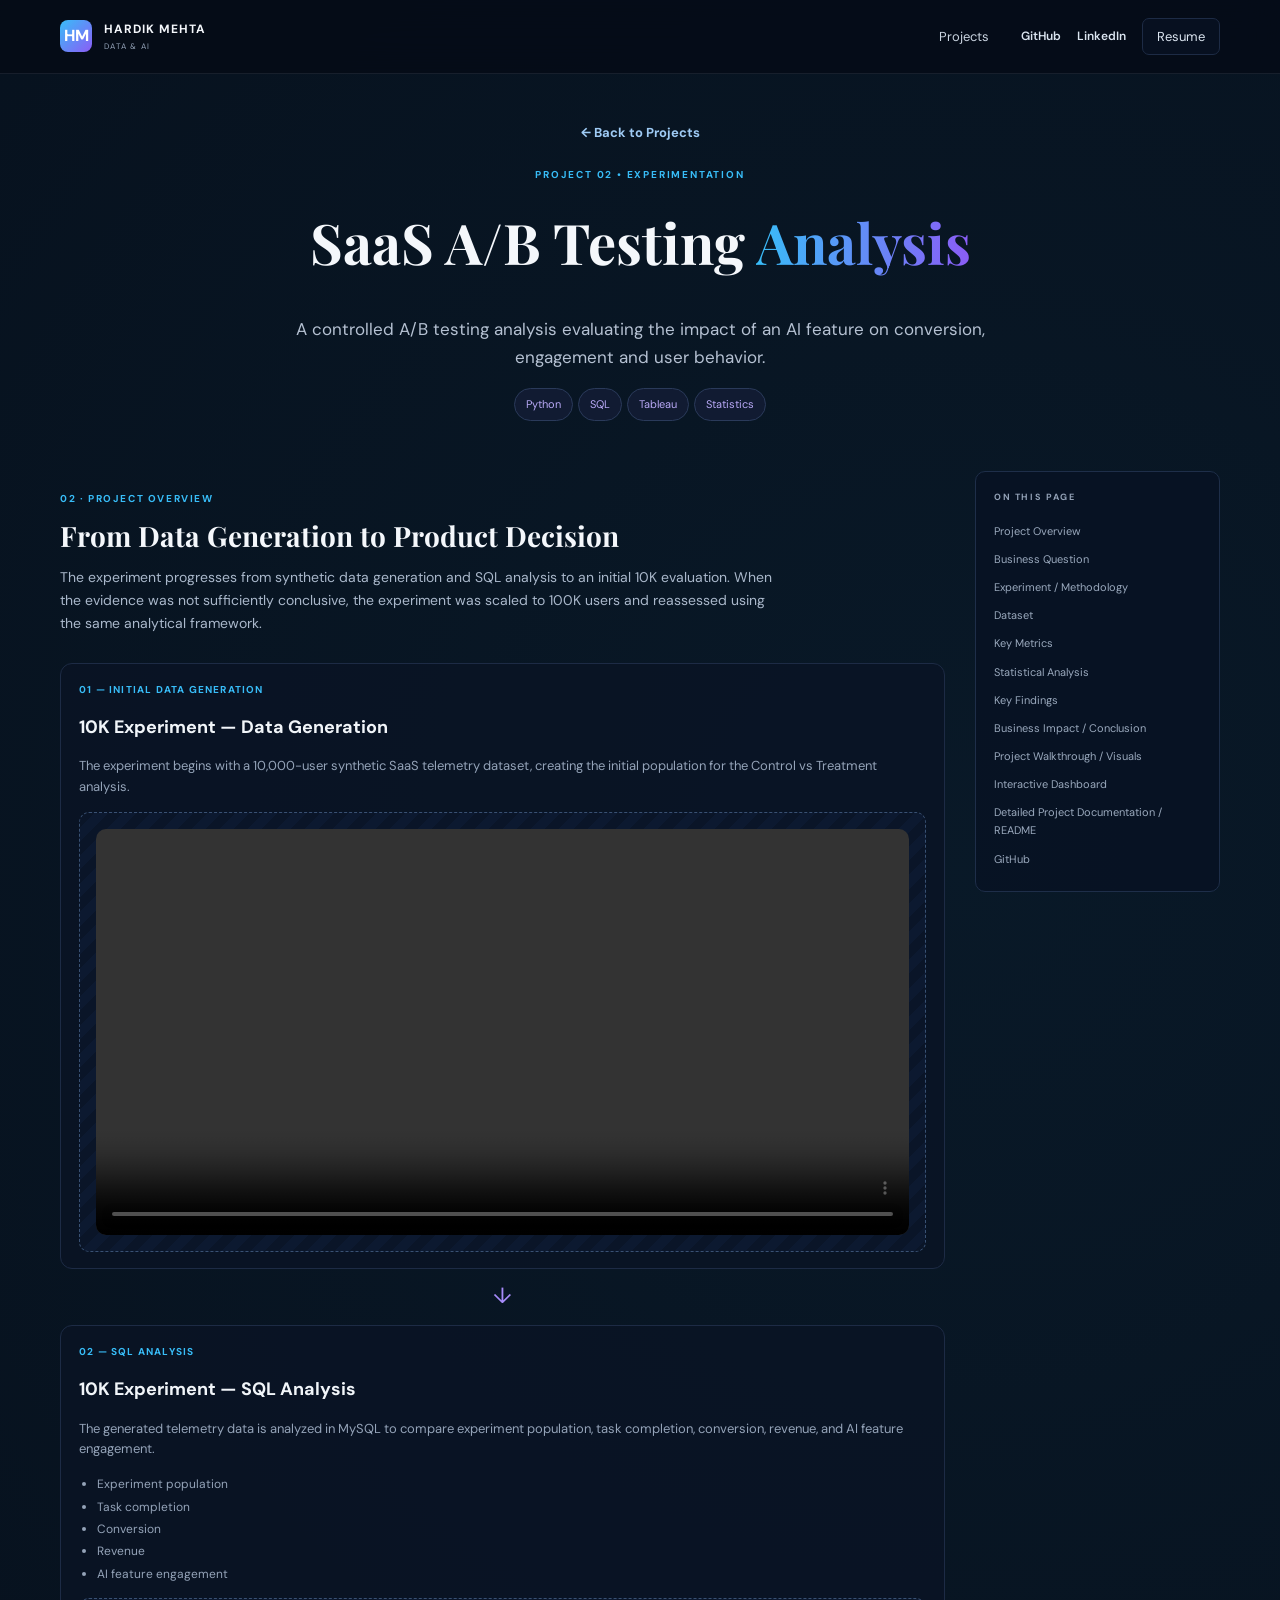
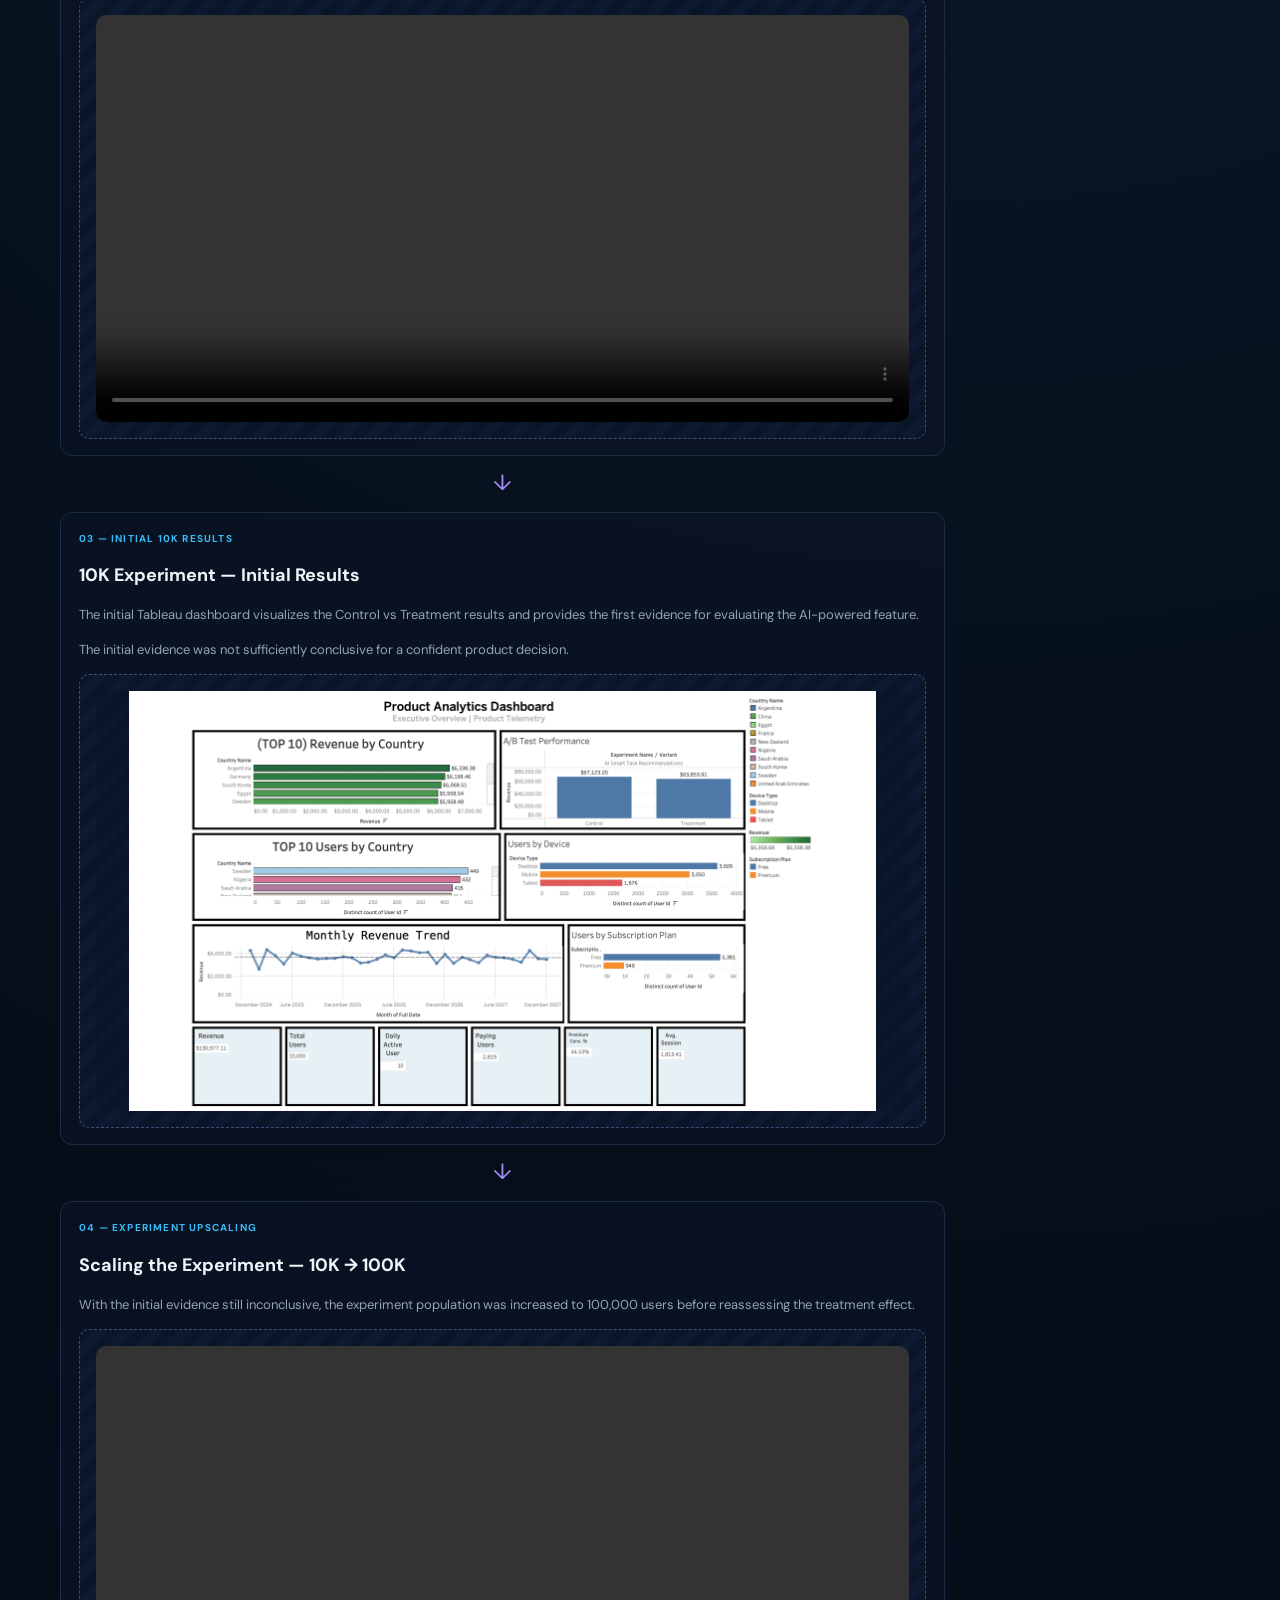
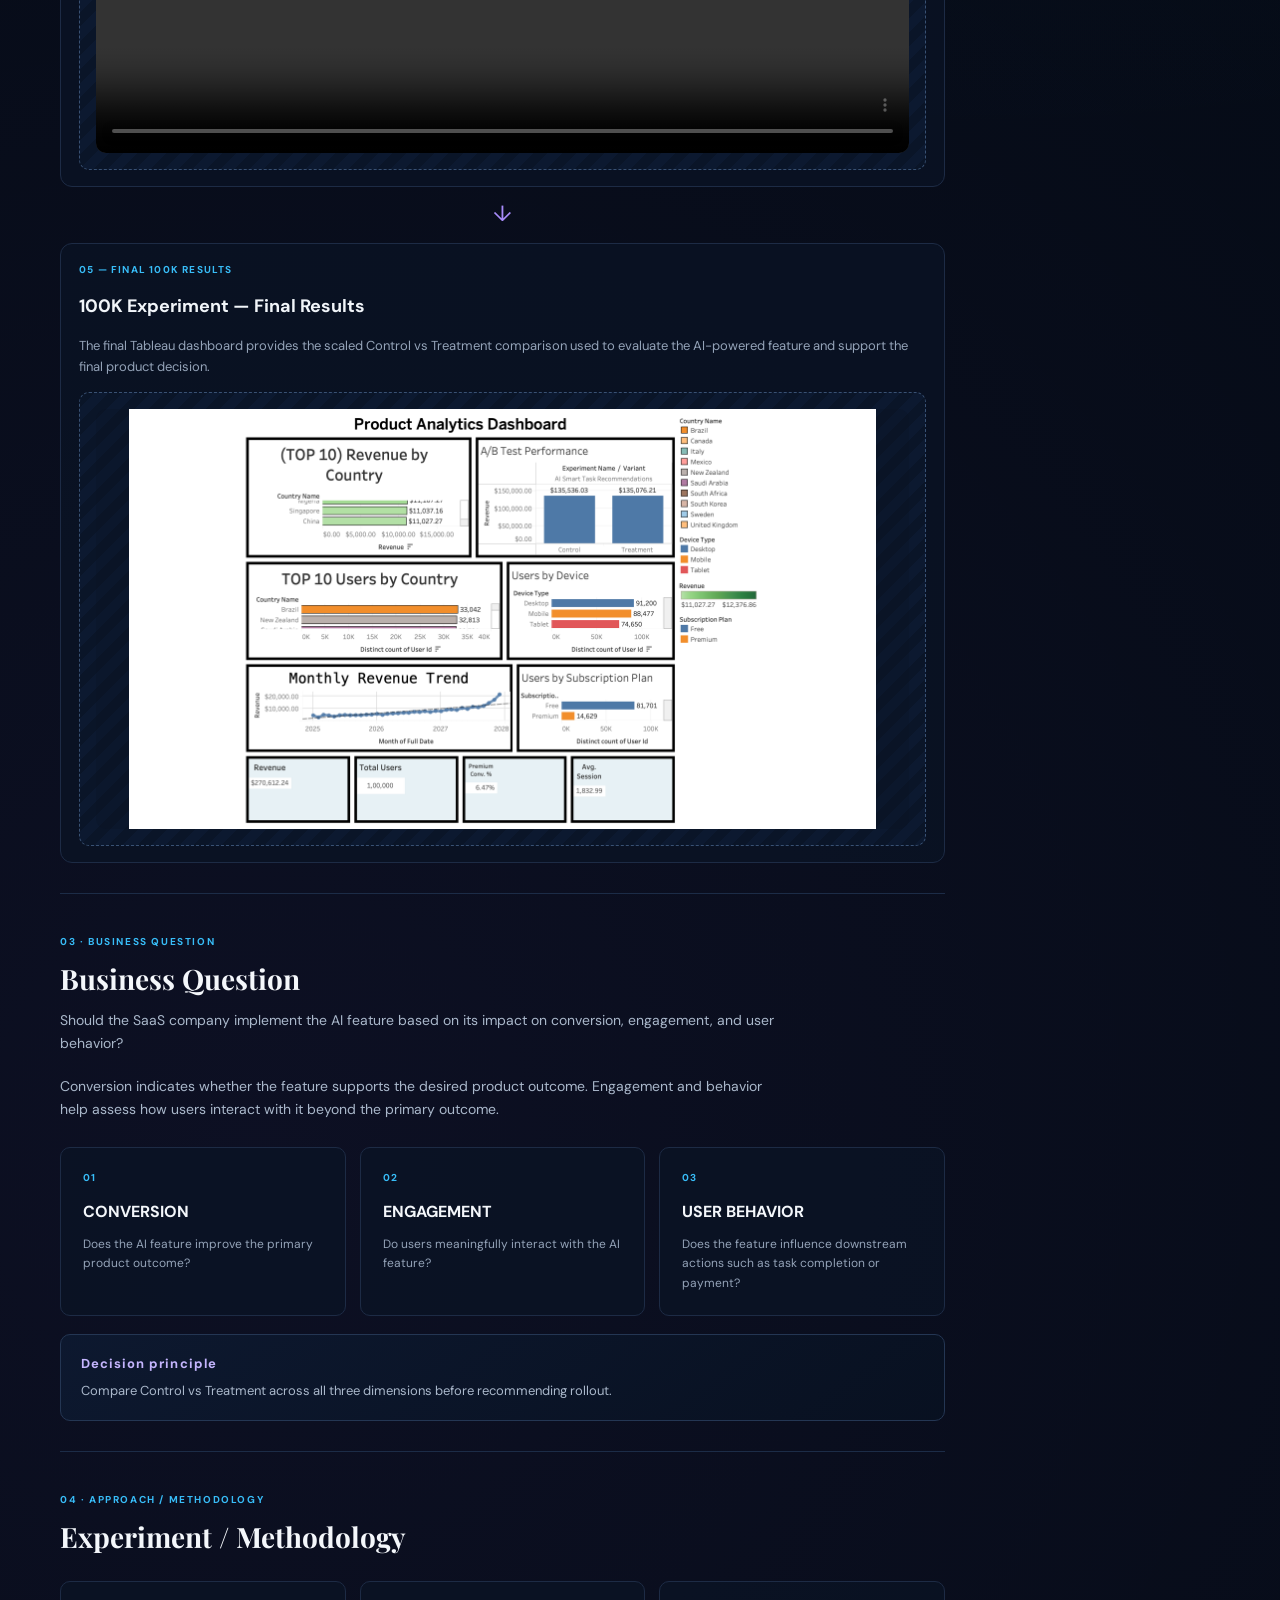
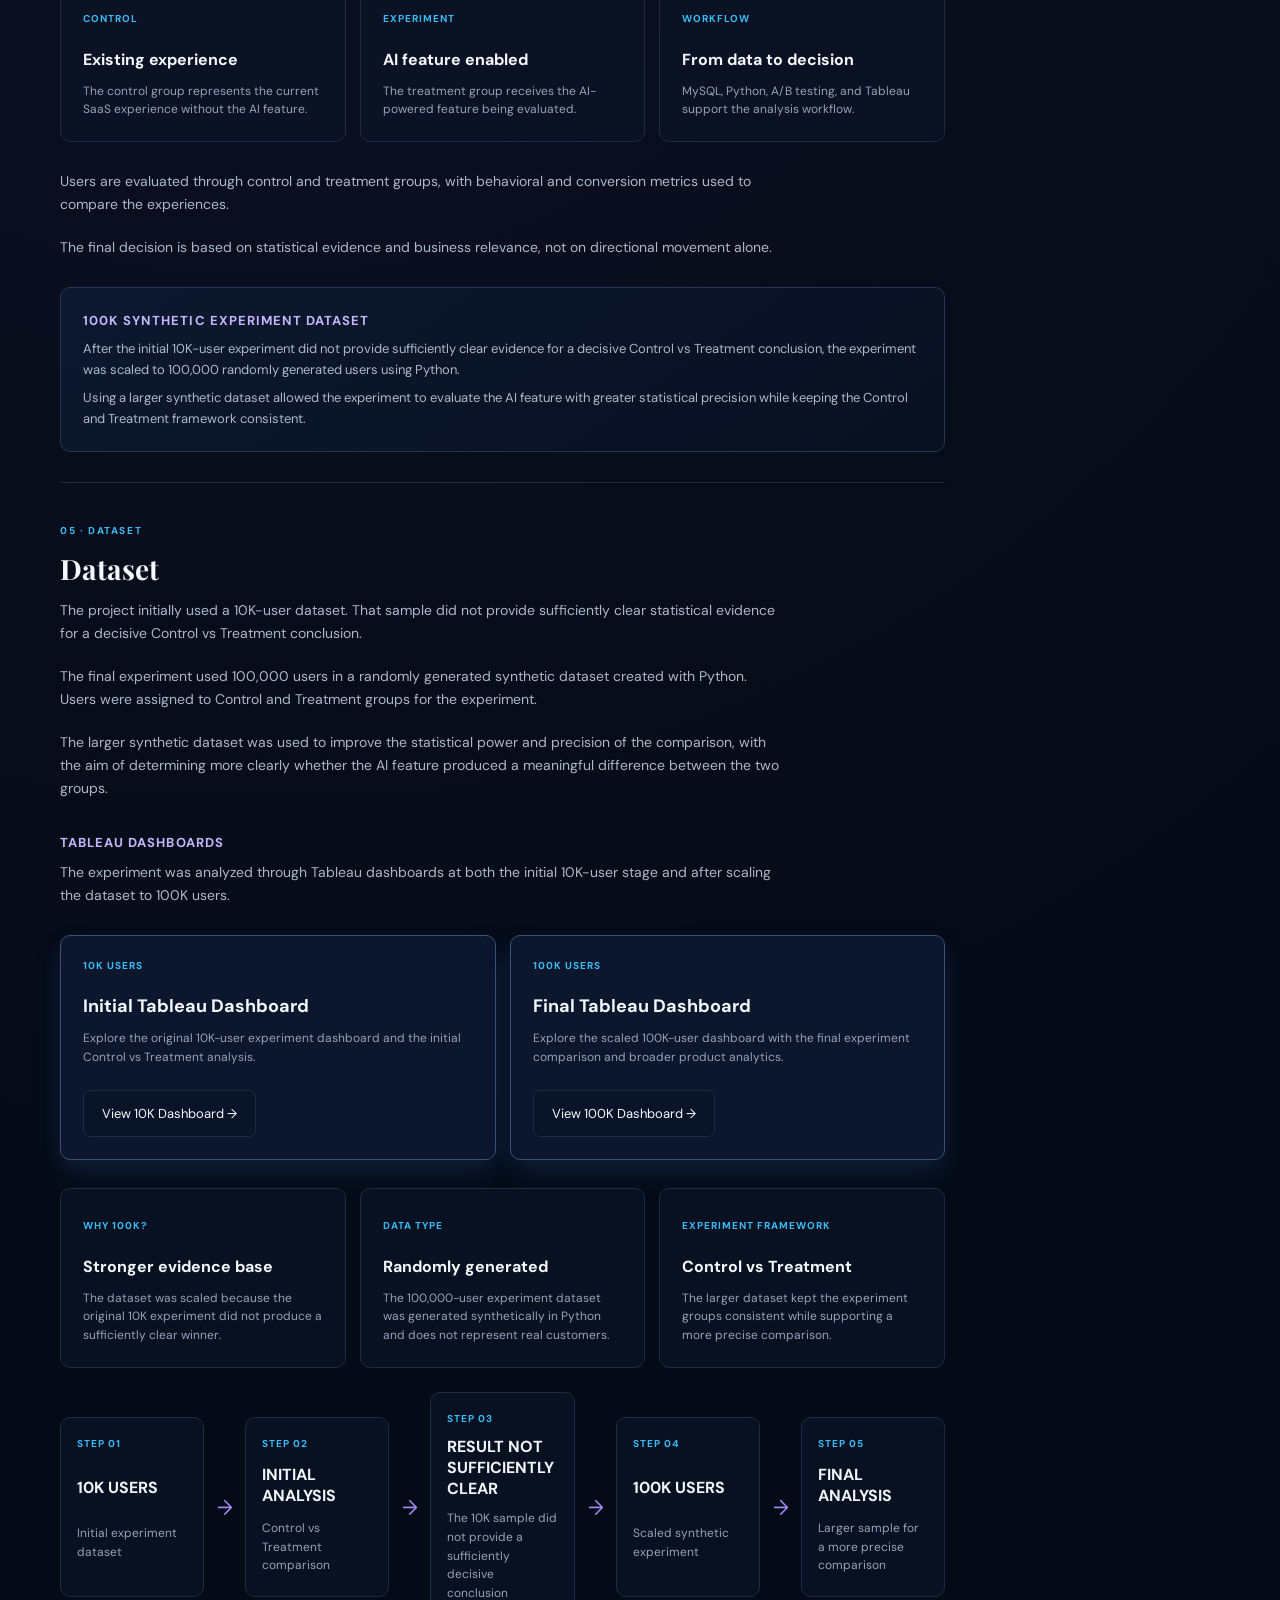
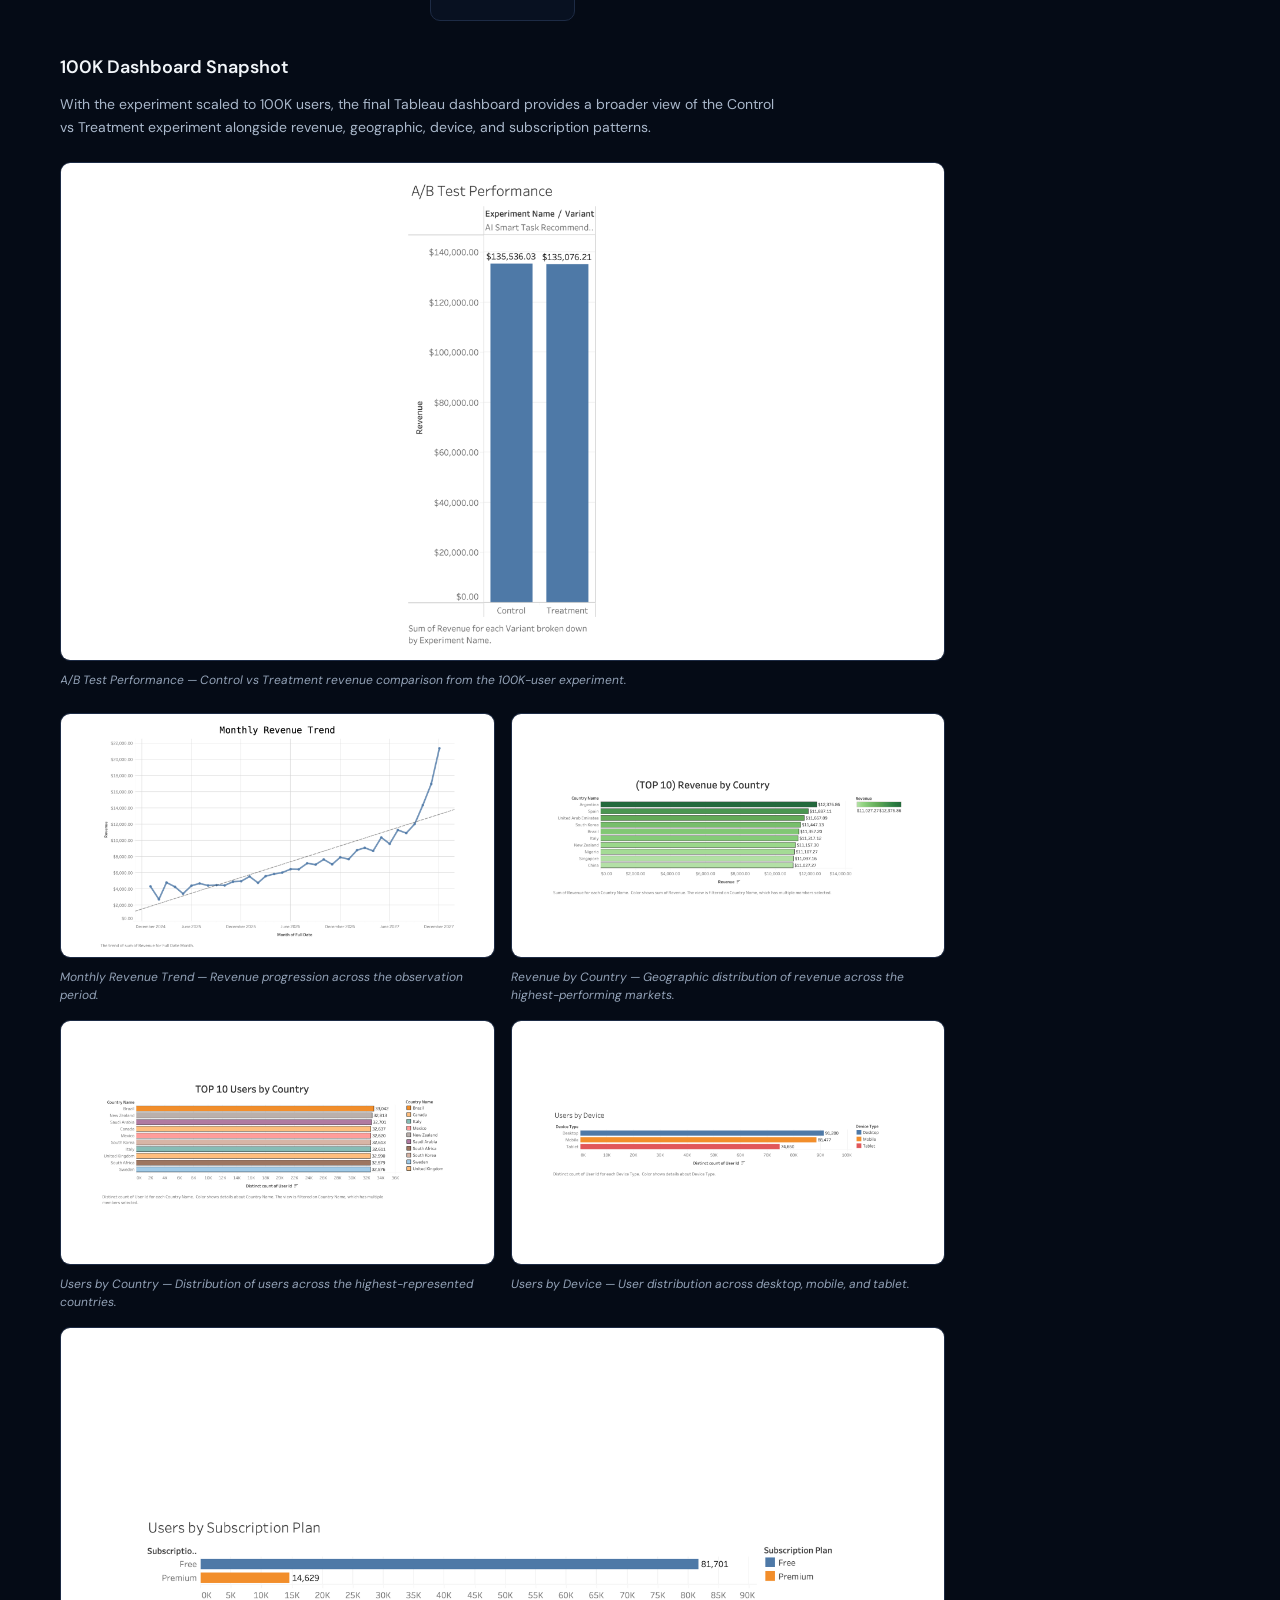
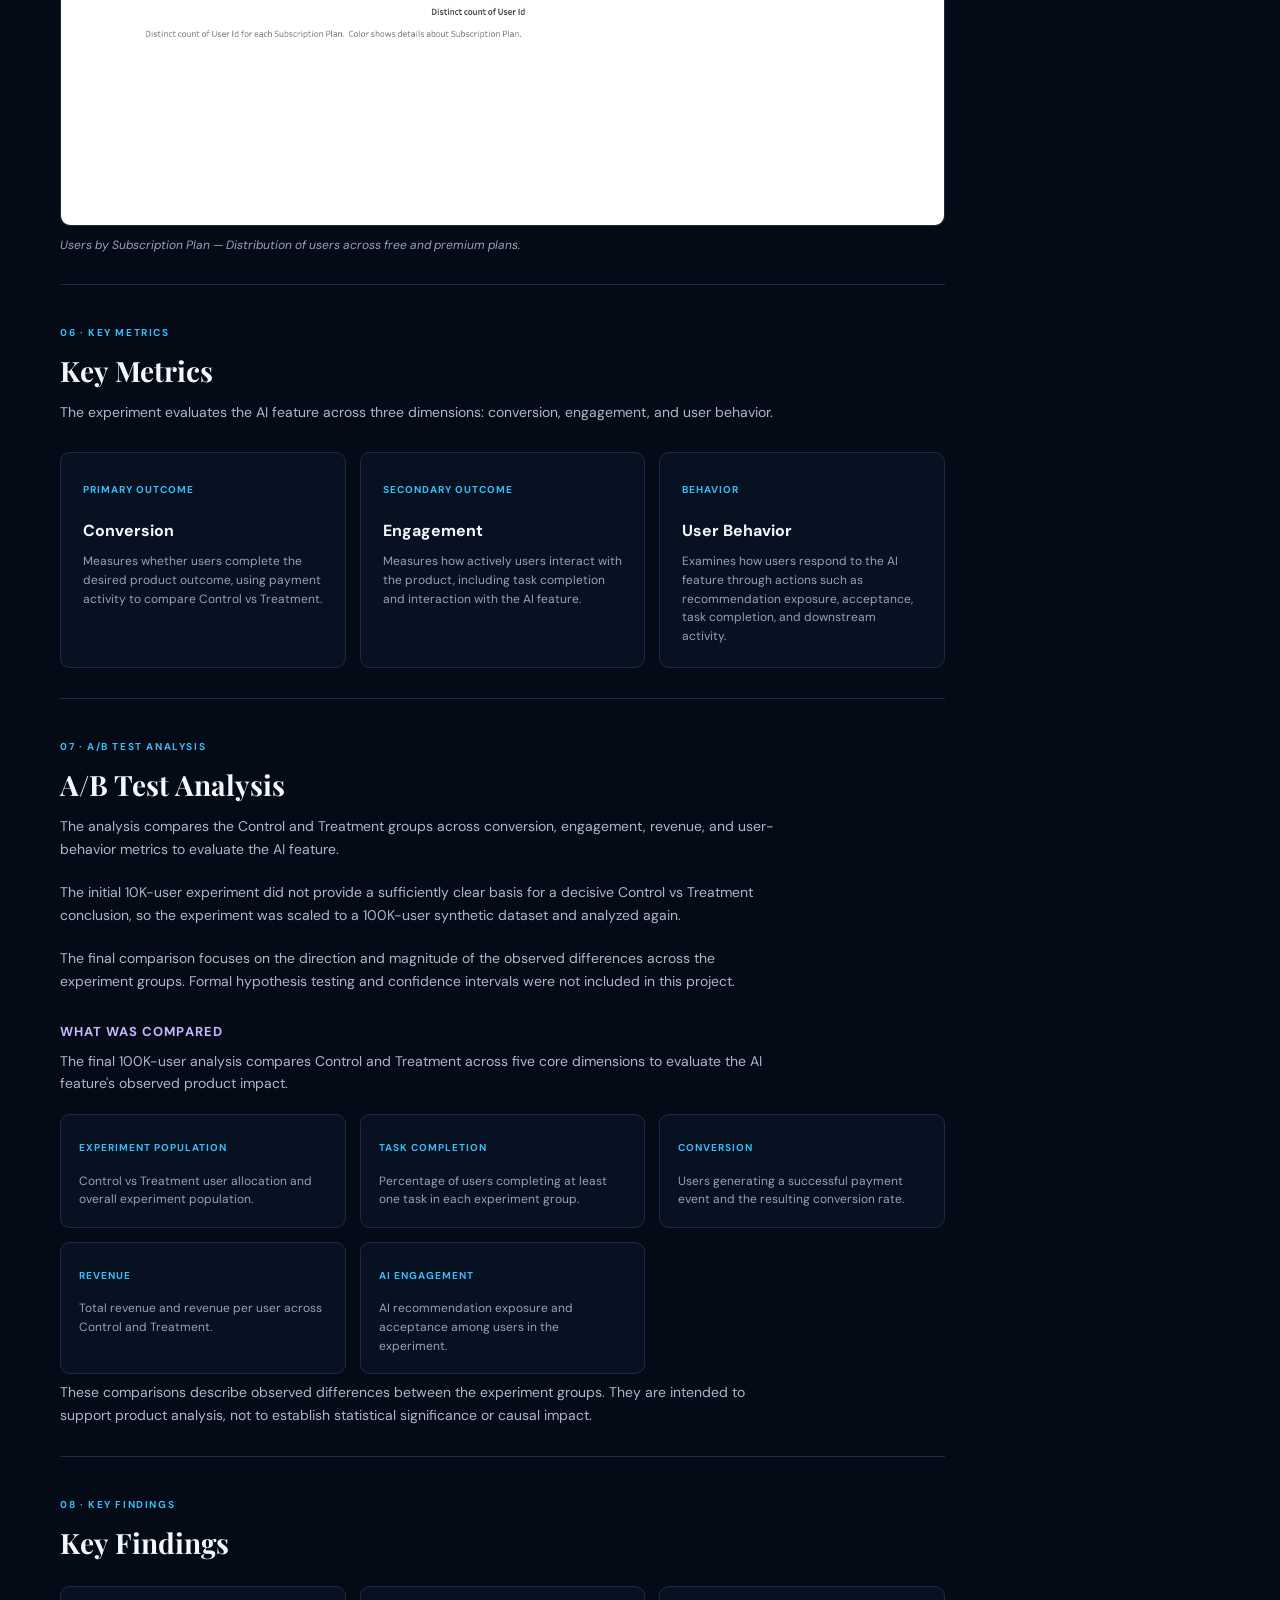
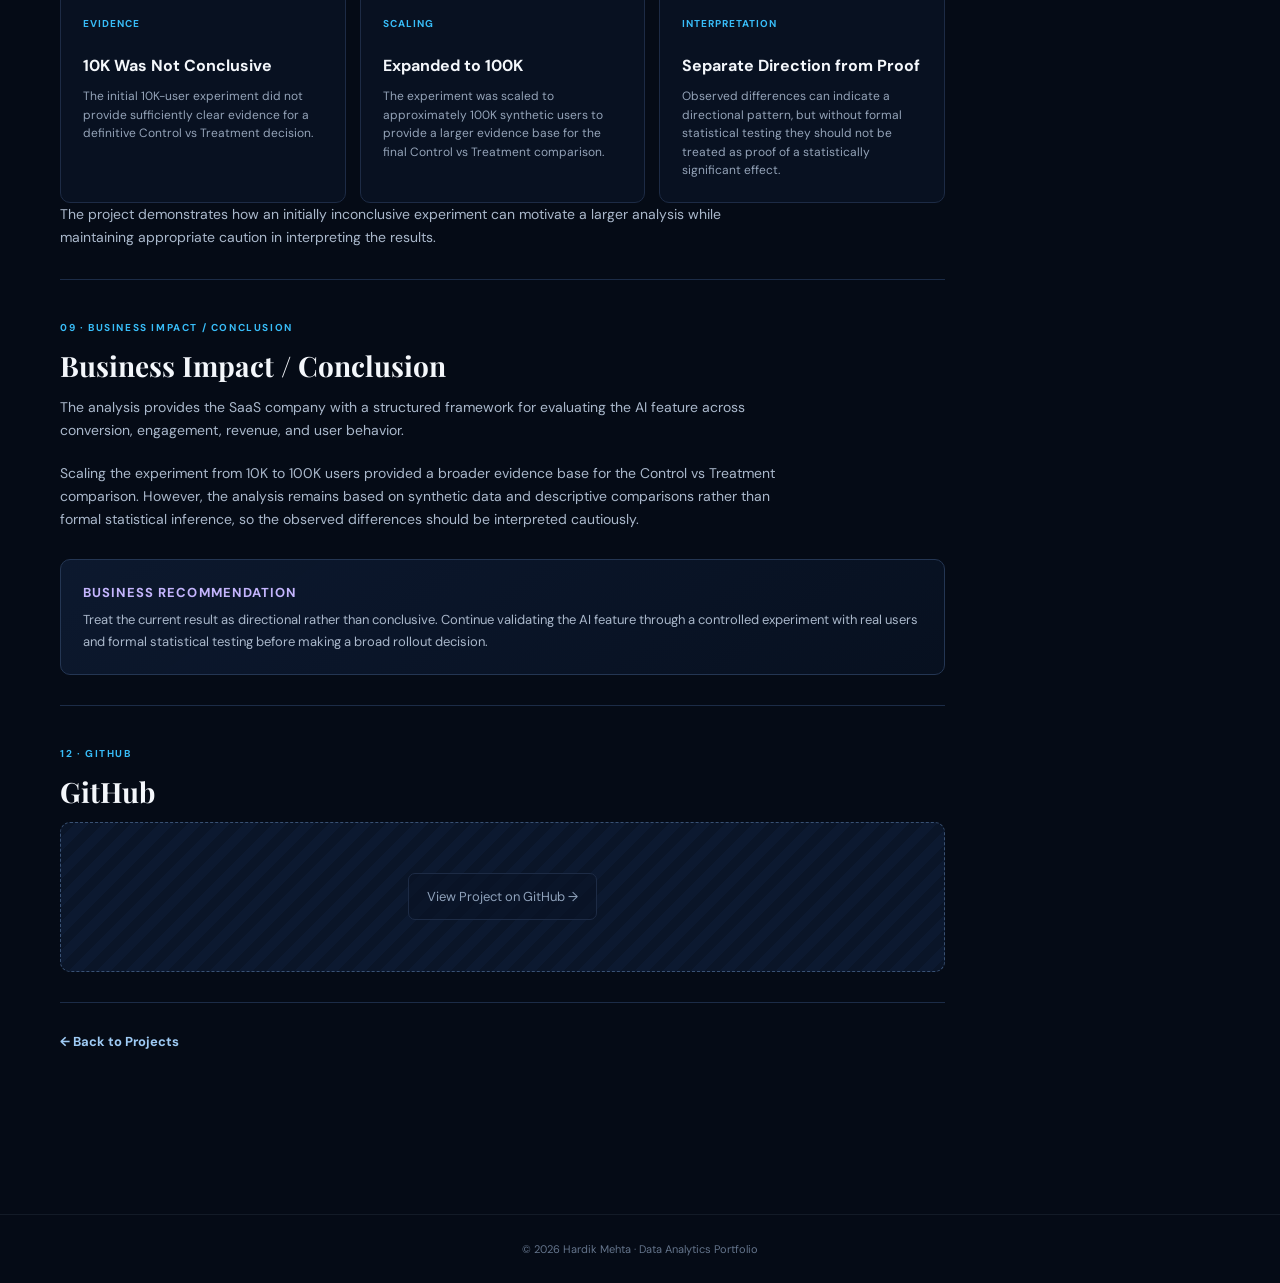
<file: projects/saas/index.html>
<!DOCTYPE html>
<html lang="en">
<head>
  <meta charset="UTF-8">
  <meta name="viewport" content="width=device-width, initial-scale=1.0">
  <meta name="description" content="SaaS A/B Testing Analysis case study — Hardik Mehta.">
  <title>SaaS A/B Testing Analysis | Hardik Mehta</title>
  <link rel="preconnect" href="https://fonts.googleapis.com">
  <link rel="preconnect" href="https://fonts.gstatic.com" crossorigin>
  <link href="https://fonts.googleapis.com/css2?family=DM+Sans:wght@400;500;600;700&family=Playfair+Display:ital,wght@0,600;0,700;1,600&display=swap" rel="stylesheet">
  <link rel="stylesheet" href="../../styles.css">
  <style>
    .saas-visual-placeholder { display:grid; gap:7px; min-height:150px; margin-top:28px; padding:25px; border:1px dashed #395173; border-radius:10px; background:repeating-linear-gradient(135deg,#0a1528,#0a1528 10px,#0c1930 10px,#0c1930 20px); text-align:center; place-content:center; }
    .saas-visual-placeholder strong { color:#b9a9f7; font-size:10px; letter-spacing:.16em; }
    .saas-visual-placeholder span { color:#8fa2bb; font-size:12px; }
    .saas-copy { max-width:720px; color:#aab8cb; font-size:14px; }
    .saas-copy p { margin:0 0 20px; }
    .saas-copy p:last-child { margin-bottom:0; }
    .saas-metric-grid { display:grid; grid-template-columns:repeat(3,minmax(0,1fr)); gap:14px; margin-top:28px; }
    .saas-metric-grid article { min-width:0; min-height:145px; padding:22px; border:1px solid var(--border); border-radius:10px; background:rgba(10,19,37,.75); }
    .saas-metric-grid span { color:var(--blue); font-size:10px; font-weight:700; letter-spacing:.1em; }
    .saas-metric-grid h3 { margin:17px 0 8px; font-size:16px; }
    .saas-metric-grid p { margin:0; color:var(--muted); font-size:12px; line-height:1.55; }
    .saas-callout { margin-top:28px; padding:22px; border:1px solid #243653; border-radius:10px; background:linear-gradient(145deg,rgba(13,25,48,.94),rgba(8,17,33,.9)); }
    .saas-callout strong, .saas-callout span { display:block; }
    .saas-callout strong { color:#c4b5fd; font-size:13px; letter-spacing:.08em; }
    .saas-callout span { margin-top:6px; color:#aab8cb; font-size:13px; }
    .saas-dashboard-grid { display:grid; grid-template-columns:repeat(2,minmax(0,1fr)); gap:14px; margin-top:28px; }
    .saas-dashboard-card { min-width:0; display:flex; flex-direction:column; padding:22px; border:1px solid #395173; border-radius:10px; background:rgba(13,25,48,.88); box-shadow:0 14px 34px rgba(56,189,248,.09), 0 8px 22px rgba(139,92,246,.08); transition:transform .25s ease, border-color .25s ease, box-shadow .25s ease, background .25s ease; }
    .saas-dashboard-card:hover { transform:translateY(-3px); border-color:#647db0; background:rgba(16,30,56,.94); box-shadow:0 18px 40px rgba(56,189,248,.14), 0 10px 26px rgba(139,92,246,.12); }
    .saas-dashboard-card span { color:var(--blue); font-size:10px; font-weight:700; letter-spacing:.1em; }
    .saas-dashboard-card h3 { margin:17px 0 8px; font-size:18px; }
    .saas-dashboard-card p { margin:0 0 22px; color:var(--muted); font-size:12px; line-height:1.6; }
    .saas-dashboard-card .outline-btn { align-self:flex-start; margin-top:auto; }
    .saas-comparison-block { margin-top:28px; }
    .saas-comparison-block > strong { display:block; color:#c4b5fd; font-size:13px; letter-spacing:.08em; }
    .saas-comparison-block > p { max-width:720px; margin:7px 0 0; color:#aab8cb; font-size:14px; line-height:1.6; }
    .saas-comparison-grid { display:grid; grid-template-columns:repeat(3,minmax(0,1fr)); gap:14px; margin-top:20px; }
    .saas-comparison-grid article { min-width:0; padding:18px; border:1px solid var(--border); border-radius:10px; background:rgba(10,19,37,.75); }
    .saas-comparison-grid span { color:var(--blue); font-size:10px; font-weight:700; letter-spacing:.1em; }
    .saas-comparison-grid p { margin:12px 0 0; color:var(--muted); font-size:12px; line-height:1.55; }
    .saas-comparison-note { margin:18px 0 0; color:#8fa2bb; font-size:12px; line-height:1.6; }
    .saas-journey { display:grid; gap:16px; margin-top:28px; }
    .saas-journey-step { display:grid; gap:14px; padding:18px 18px 16px; border:1px solid var(--border); border-radius:12px; background:rgba(10,19,37,.75); }
    .saas-journey-label { color:var(--blue); font-size:10px; font-weight:700; letter-spacing:.12em; }
    .saas-journey-step h3 { margin:0; color:#f1f5f9; font-size:18px; }
    .saas-journey-step p { margin:0; color:var(--muted); font-size:13px; line-height:1.6; }
    .saas-journey-list { margin:0; padding-left:18px; color:var(--muted); font-size:12px; line-height:1.7; }
    .saas-journey-list li + li { margin-top:2px; }
    .saas-journey-visual { display:grid; place-items:center; width:100%; min-height:180px; padding:16px; border:1px dashed #395173; border-radius:10px; background:repeating-linear-gradient(135deg,#0a1528,#0a1528 10px,#0c1930 10px,#0c1930 20px); }
    .saas-journey-visual img, .saas-journey-visual video { width:100%; height:auto; max-height:420px; object-fit:contain; display:block; border-radius:inherit; background:rgba(8,17,33,.25); }
    .saas-journey-arrow { display:grid; place-items:center; color:#a78bfa; font-size:22px; line-height:1; margin:0 0 2px; }
    .saas-decision-grid { display:grid; grid-template-columns:repeat(3,minmax(0,1fr)); gap:14px; margin-top:26px; }
    .saas-decision-grid article { min-width:0; padding:22px; border:1px solid var(--border); border-radius:10px; background:rgba(10,19,37,.75); }
    .saas-decision-grid span { display:block; color:var(--blue); font-size:10px; font-weight:700; letter-spacing:.1em; }
    .saas-decision-grid h3 { margin:12px 0 10px; font-size:16px; }
    .saas-decision-grid p { margin:0; color:var(--muted); font-size:12px; line-height:1.6; }
    .saas-decision-principle { margin-top:18px; padding:18px 20px; border:1px solid #243653; border-radius:10px; background:linear-gradient(145deg,rgba(13,25,48,.94),rgba(8,17,33,.9)); }
    .saas-decision-principle strong { display:block; color:#c4b5fd; font-size:13px; letter-spacing:.08em; }
    .saas-decision-principle span { display:block; margin-top:6px; color:#aab8cb; font-size:13px; }
    .saas-scale-grid { display:flex; flex-direction:row; align-items:center; gap:12px; margin-top:24px; }
    .saas-scale-step { flex:1; min-width:0; display:grid; gap:10px; min-height:180px; padding:18px 16px; border:1px solid var(--border); border-radius:10px; background:rgba(10,19,37,.75); }
    .saas-scale-step span { color:var(--blue); font-size:10px; font-weight:700; letter-spacing:.1em; }
    .saas-scale-step strong { color:#f1f5f9; font-size:16px; line-height:1.3; }
    .saas-scale-step p { margin:0; color:var(--muted); font-size:12px; line-height:1.55; }
    .saas-scale-arrow { flex:0 0 auto; display:grid; place-items:center; color:#a78bfa; font-size:20px; line-height:1; transform:rotate(-90deg); }
    @media (max-width:700px) { .saas-metric-grid, .saas-decision-grid, .saas-dashboard-grid, .saas-comparison-grid { grid-template-columns:1fr; } .saas-scale-grid { flex-direction:column; } .saas-journey-step, .saas-scale-step { padding:16px; } .saas-scale-step { min-height:unset; } .saas-scale-arrow { transform:none; } [style*="grid-template-columns:repeat(2"] { grid-template-columns:1fr !important; } }
  </style>
</head>
<body class="rag-layout">
  <header class="site-header">
    <a class="brand" href="../../index.html">
      <span class="brand-mark">HM</span>
      <span><strong>HARDIK MEHTA</strong><small>DATA &amp; AI</small></span>
    </a>
    <nav class="main-nav" aria-label="Project navigation">
      <a href="../../index.html#projects">Projects</a>
    </nav>
    <div class="header-actions">
      <a href="https://github.com/Hardik-Mehta-2511" target="_blank" rel="noopener noreferrer" aria-label="GitHub">GitHub</a>
      <a href="https://www.linkedin.com/in/hardikmehta05/" target="_blank" rel="noopener noreferrer" aria-label="LinkedIn">LinkedIn</a>
      <a class="outline-btn small" href="../../assets/HardikMehta_Resume.pdf" target="_blank" rel="noopener noreferrer">Resume</a>
    </div>
    <details class="mobile-menu">
      <summary aria-label="Open navigation menu"><span></span><span></span><span></span></summary>
      <div class="mobile-menu-panel">
        <nav aria-label="Mobile project navigation"><a href="../../index.html#projects">Projects</a></nav>
        <div class="mobile-menu-links">
          <a href="https://github.com/Hardik-Mehta-2511" target="_blank" rel="noopener noreferrer">GitHub</a>
          <a href="https://www.linkedin.com/in/hardikmehta05/" target="_blank" rel="noopener noreferrer">LinkedIn</a>
          <a class="outline-btn small" href="../../assets/HardikMehta_Resume.pdf" target="_blank" rel="noopener noreferrer">Resume</a>
        </div>
      </div>
    </details>
  </header>

  <main class="project-page rag-page">
    <section class="project-hero section-shell">
      <a class="rag-back-link" href="../../index.html#projects">← Back to Projects</a>
      <p class="eyebrow">PROJECT 02 • EXPERIMENTATION</p>
      <h1>SaaS A/B Testing <span>Analysis</span></h1>
      <p class="lead">A controlled A/B testing analysis evaluating the impact of an AI feature on conversion, engagement and user behavior.</p>
      <div class="tags large"><span>Python</span><span>SQL</span><span>Tableau</span><span>Statistics</span></div>
    </section>

    <section class="section-shell case-study-grid"><article class="case-study-main">
      <section id="overview" class="case-section"><p class="content-label">02 · PROJECT OVERVIEW</p><h2>From Data Generation to Product Decision</h2><div class="saas-copy"><p>The experiment progresses from synthetic data generation and SQL analysis to an initial 10K evaluation. When the evidence was not sufficiently conclusive, the experiment was scaled to 100K users and reassessed using the same analytical framework.</p></div><div class="saas-journey">
        <div class="saas-journey-step">
          <div class="saas-journey-label">01 — INITIAL DATA GENERATION</div>
          <h3>10K Experiment — Data Generation</h3>
          <p>The experiment begins with a 10,000-user synthetic SaaS telemetry dataset, creating the initial population for the Control vs Treatment analysis.</p>
          <div class="saas-journey-visual">
            <video src="../../assets/Data_10k.mp4" autoplay muted loop playsinline controls style="width:100%; height:100%; object-fit:cover; border-radius:inherit; display:block;"></video>
          </div>
        </div>
        <div class="saas-journey-arrow" aria-hidden="true">↓</div>
        <div class="saas-journey-step">
          <div class="saas-journey-label">02 — SQL ANALYSIS</div>
          <h3>10K Experiment — SQL Analysis</h3>
          <p>The generated telemetry data is analyzed in MySQL to compare experiment population, task completion, conversion, revenue, and AI feature engagement.</p>
          <ul class="saas-journey-list">
            <li>Experiment population</li>
            <li>Task completion</li>
            <li>Conversion</li>
            <li>Revenue</li>
            <li>AI feature engagement</li>
          </ul>
          <div class="saas-journey-visual">
            <video src="../../assets/sql_queries.mp4" autoplay muted loop playsinline controls style="width:100%; height:100%; object-fit:cover; border-radius:inherit; display:block;"></video>
          </div>
        </div>
        <div class="saas-journey-arrow" aria-hidden="true">↓</div>
        <div class="saas-journey-step">
          <div class="saas-journey-label">03 — INITIAL 10K RESULTS</div>
          <h3>10K Experiment — Initial Results</h3>
          <p>The initial Tableau dashboard visualizes the Control vs Treatment results and provides the first evidence for evaluating the AI-powered feature.</p>
          <p>The initial evidence was not sufficiently conclusive for a confident product decision.</p>
          <div class="saas-journey-visual">
            <img src="../../assets/saas_10k.png" alt="10K Experiment initial results dashboard" loading="lazy">
          </div>
        </div>
        <div class="saas-journey-arrow" aria-hidden="true">↓</div>
        <div class="saas-journey-step">
          <div class="saas-journey-label">04 — EXPERIMENT UPSCALING</div>
          <h3>Scaling the Experiment — 10K → 100K</h3>
          <p>With the initial evidence still inconclusive, the experiment population was increased to 100,000 users before reassessing the treatment effect.</p>
          <div class="saas-journey-visual">
            <video src="../../assets/data_100k.mp4" autoplay muted loop playsinline controls style="width:100%; height:100%; object-fit:cover; border-radius:inherit; display:block;"></video>
          </div>
        </div>
        <div class="saas-journey-arrow" aria-hidden="true">↓</div>
        <div class="saas-journey-step">
          <div class="saas-journey-label">05 — FINAL 100K RESULTS</div>
          <h3>100K Experiment — Final Results</h3>
          <p>The final Tableau dashboard provides the scaled Control vs Treatment comparison used to evaluate the AI-powered feature and support the final product decision.</p>
          <div class="saas-journey-visual">
            <img src="../../assets/Saas_100k_dashboard.png" alt="Final 100K experiment dashboard" loading="lazy">
          </div>
        </div>
      </div></section>

      <section id="business-question" class="case-section"><p class="content-label">03 · BUSINESS QUESTION</p><h2>Business Question</h2><div class="saas-copy"><p>Should the SaaS company implement the AI feature based on its impact on conversion, engagement, and user behavior?</p><p>Conversion indicates whether the feature supports the desired product outcome. Engagement and behavior help assess how users interact with it beyond the primary outcome.</p></div><div class="saas-decision-grid">
        <article><span>01</span><h3>CONVERSION</h3><p>Does the AI feature improve the primary product outcome?</p></article>
        <article><span>02</span><h3>ENGAGEMENT</h3><p>Do users meaningfully interact with the AI feature?</p></article>
        <article><span>03</span><h3>USER BEHAVIOR</h3><p>Does the feature influence downstream actions such as task completion or payment?</p></article>
      </div>
      <div class="saas-decision-principle"><strong>Decision principle</strong><span>Compare Control vs Treatment across all three dimensions before recommending rollout.</span></div></section>

      <section id="methodology" class="case-section"><p class="content-label">04 · APPROACH / METHODOLOGY</p><h2>Experiment / Methodology</h2><div class="saas-metric-grid"><article><span>CONTROL</span><h3>Existing experience</h3><p>The control group represents the current SaaS experience without the AI feature.</p></article><article><span>EXPERIMENT</span><h3>AI feature enabled</h3><p>The treatment group receives the AI-powered feature being evaluated.</p></article><article><span>WORKFLOW</span><h3>From data to decision</h3><p>MySQL, Python, A/B testing, and Tableau support the analysis workflow.</p></article></div><div class="saas-copy" style="margin-top:28px"><p>Users are evaluated through control and treatment groups, with behavioral and conversion metrics used to compare the experiences.</p><p>The final decision is based on statistical evidence and business relevance, not on directional movement alone.</p></div><div class="saas-callout"><strong>100K SYNTHETIC EXPERIMENT DATASET</strong><span>After the initial 10K-user experiment did not provide sufficiently clear evidence for a decisive Control vs Treatment conclusion, the experiment was scaled to 100,000 randomly generated users using Python.</span><span>Using a larger synthetic dataset allowed the experiment to evaluate the AI feature with greater statistical precision while keeping the Control and Treatment framework consistent.</span></div></section>

      <section id="dataset" class="case-section"><p class="content-label">05 · DATASET</p><h2>Dataset</h2><div class="saas-copy"><p>The project initially used a 10K-user dataset. That sample did not provide sufficiently clear statistical evidence for a decisive Control vs Treatment conclusion.</p><p>The final experiment used 100,000 users in a randomly generated synthetic dataset created with Python. Users were assigned to Control and Treatment groups for the experiment.</p><p>The larger synthetic dataset was used to improve the statistical power and precision of the comparison, with the aim of determining more clearly whether the AI feature produced a meaningful difference between the two groups.</p></div><div class="saas-copy" style="margin-top:32px"><strong style="display:block; color:#c4b5fd; font-size:13px; letter-spacing:.08em;">TABLEAU DASHBOARDS</strong><p style="margin:7px 0 0;">The experiment was analyzed through Tableau dashboards at both the initial 10K-user stage and after scaling the dataset to 100K users.</p></div><div class="saas-dashboard-grid"><article class="saas-dashboard-card"><span>10K USERS</span><h3>Initial Tableau Dashboard</h3><p>Explore the original 10K-user experiment dashboard and the initial Control vs Treatment analysis.</p><a class="outline-btn" href="https://public.tableau.com/app/profile/hardik.mehta2597/viz/Saas_final2/ExecutiveDashboard" target="_blank" rel="noopener noreferrer">View 10K Dashboard →</a></article><article class="saas-dashboard-card"><span>100K USERS</span><h3>Final Tableau Dashboard</h3><p>Explore the scaled 100K-user dashboard with the final experiment comparison and broader product analytics.</p><a class="outline-btn" href="https://public.tableau.com/app/profile/hardik.mehta2597/viz/Saas_final_100k/ExecutiveDashboard" target="_blank" rel="noopener noreferrer">View 100K Dashboard →</a></article></div><div class="saas-metric-grid"><article><span>WHY 100K?</span><h3>Stronger evidence base</h3><p>The dataset was scaled because the original 10K experiment did not produce a sufficiently clear winner.</p></article><article><span>DATA TYPE</span><h3>Randomly generated</h3><p>The 100,000-user experiment dataset was generated synthetically in Python and does not represent real customers.</p></article><article><span>EXPERIMENT FRAMEWORK</span><h3>Control vs Treatment</h3><p>The larger dataset kept the experiment groups consistent while supporting a more precise comparison.</p></article></div><div class="saas-scale-grid" aria-label="10K to 100K experiment progression">
        <div class="saas-scale-step"><span>STEP 01</span><strong>10K USERS</strong><p>Initial experiment dataset</p></div>
        <div class="saas-scale-arrow" aria-hidden="true">↓</div>
        <div class="saas-scale-step"><span>STEP 02</span><strong>INITIAL ANALYSIS</strong><p>Control vs Treatment comparison</p></div>
        <div class="saas-scale-arrow" aria-hidden="true">↓</div>
        <div class="saas-scale-step"><span>STEP 03</span><strong>RESULT NOT SUFFICIENTLY CLEAR</strong><p>The 10K sample did not provide a sufficiently decisive conclusion</p></div>
        <div class="saas-scale-arrow" aria-hidden="true">↓</div>
        <div class="saas-scale-step"><span>STEP 04</span><strong>100K USERS</strong><p>Scaled synthetic experiment</p></div>
        <div class="saas-scale-arrow" aria-hidden="true">↓</div>
        <div class="saas-scale-step"><span>STEP 05</span><strong>FINAL ANALYSIS</strong><p>Larger sample for a more precise comparison</p></div>
      </div>
      <div class="dashboard-snapshot-section" style="margin-top:32px">
        <h3 style="margin:0 0 10px; color:#f1f5f9; font-size:18px; font-weight:600;">100K Dashboard Snapshot</h3>
        <p style="margin:0 0 24px; max-width:720px; color:#aab8cb; font-size:14px; line-height:1.6;">With the experiment scaled to 100K users, the final Tableau dashboard provides a broader view of the Control vs Treatment experiment alongside revenue, geographic, device, and subscription patterns.</p>
        <div style="margin-bottom:24px; border-radius:10px; overflow:hidden;">
          <img src="../../assets/a:b.png" alt="A/B Test Performance — Control vs Treatment revenue comparison from the 100K-user experiment." style="width:100%; height:auto; display:block; border:1px solid var(--border); border-radius:10px; background:rgba(8,17,33,.25);" />
          <p style="margin:10px 0 0; color:var(--muted); font-size:12px; line-height:1.5; font-style:italic;">A/B Test Performance — Control vs Treatment revenue comparison from the 100K-user experiment.</p>
        </div>
        <div style="display:grid; grid-template-columns:repeat(2,minmax(0,1fr)); gap:16px;">
          <div>
            <img src="../../assets/Revenue_saas.png" alt="Monthly Revenue Trend — Revenue progression across the observation period." style="width:100%; height:auto; display:block; border:1px solid var(--border); border-radius:10px; background:rgba(8,17,33,.25);" />
            <p style="margin:10px 0 0; color:var(--muted); font-size:12px; line-height:1.5; font-style:italic;">Monthly Revenue Trend — Revenue progression across the observation period.</p>
          </div>
          <div>
            <img src="../../assets/rev_by_country.png" alt="Revenue by Country — Geographic distribution of revenue across the highest-performing markets." style="width:100%; height:auto; display:block; border:1px solid var(--border); border-radius:10px; background:rgba(8,17,33,.25);" />
            <p style="margin:10px 0 0; color:var(--muted); font-size:12px; line-height:1.5; font-style:italic;">Revenue by Country — Geographic distribution of revenue across the highest-performing markets.</p>
          </div>
          <div>
            <img src="../../assets/County_saas.png" alt="Users by Country — Distribution of users across the highest-represented countries." style="width:100%; height:auto; display:block; border:1px solid var(--border); border-radius:10px; background:rgba(8,17,33,.25);" />
            <p style="margin:10px 0 0; color:var(--muted); font-size:12px; line-height:1.5; font-style:italic;">Users by Country — Distribution of users across the highest-represented countries.</p>
          </div>
          <div>
            <img src="../../assets/Users_by_device.png" alt="Users by Device — User distribution across desktop, mobile, and tablet." style="width:100%; height:auto; display:block; border:1px solid var(--border); border-radius:10px; background:rgba(8,17,33,.25);" />
            <p style="margin:10px 0 0; color:var(--muted); font-size:12px; line-height:1.5; font-style:italic;">Users by Device — User distribution across desktop, mobile, and tablet.</p>
          </div>
          <div style="grid-column:1 / -1;">
            <img src="../../assets/users_by_subscription.png" alt="Users by Subscription Plan — Distribution of users across free and premium plans." style="width:100%; height:auto; display:block; border:1px solid var(--border); border-radius:10px; background:rgba(8,17,33,.25);" />
            <p style="margin:10px 0 0; color:var(--muted); font-size:12px; line-height:1.5; font-style:italic;">Users by Subscription Plan — Distribution of users across free and premium plans.</p>
          </div>
        </div>
      </div>
      </div></section>

      <section id="metrics" class="case-section"><p class="content-label">06 · KEY METRICS</p><h2>Key Metrics</h2><div class="saas-copy"><p>The experiment evaluates the AI feature across three dimensions: conversion, engagement, and user behavior.</p></div><div class="saas-metric-grid"><article><span>PRIMARY OUTCOME</span><h3>Conversion</h3><p>Measures whether users complete the desired product outcome, using payment activity to compare Control vs Treatment.</p></article><article><span>SECONDARY OUTCOME</span><h3>Engagement</h3><p>Measures how actively users interact with the product, including task completion and interaction with the AI feature.</p></article><article><span>BEHAVIOR</span><h3>User Behavior</h3><p>Examines how users respond to the AI feature through actions such as recommendation exposure, acceptance, task completion, and downstream activity.</p></article></div></section>

      <section id="statistical-analysis" class="case-section"><p class="content-label">07 · A/B TEST ANALYSIS</p><h2>A/B Test Analysis</h2><div class="saas-copy"><p>The analysis compares the Control and Treatment groups across conversion, engagement, revenue, and user-behavior metrics to evaluate the AI feature.</p><p>The initial 10K-user experiment did not provide a sufficiently clear basis for a decisive Control vs Treatment conclusion, so the experiment was scaled to a 100K-user synthetic dataset and analyzed again.</p><p>The final comparison focuses on the direction and magnitude of the observed differences across the experiment groups. Formal hypothesis testing and confidence intervals were not included in this project.</p></div><div class="saas-comparison-block"><strong>WHAT WAS COMPARED</strong><p>The final 100K-user analysis compares Control and Treatment across five core dimensions to evaluate the AI feature's observed product impact.</p><div class="saas-comparison-grid"><article><span>EXPERIMENT POPULATION</span><p>Control vs Treatment user allocation and overall experiment population.</p></article><article><span>TASK COMPLETION</span><p>Percentage of users completing at least one task in each experiment group.</p></article><article><span>CONVERSION</span><p>Users generating a successful payment event and the resulting conversion rate.</p></article><article><span>REVENUE</span><p>Total revenue and revenue per user across Control and Treatment.</p></article><article><span>AI ENGAGEMENT</span><p>AI recommendation exposure and acceptance among users in the experiment.</p></article></div><p class="saas-comparison-note">These comparisons describe observed differences between the experiment groups. They are intended to support product analysis, not to establish statistical significance or causal impact.</p></div></section>

      <section id="findings" class="case-section"><p class="content-label">08 · KEY FINDINGS</p><h2>Key Findings</h2><div class="saas-metric-grid"><article><span>EVIDENCE</span><h3>10K Was Not Conclusive</h3><p>The initial 10K-user experiment did not provide sufficiently clear evidence for a definitive Control vs Treatment decision.</p></article><article><span>SCALING</span><h3>Expanded to 100K</h3><p>The experiment was scaled to approximately 100K synthetic users to provide a larger evidence base for the final Control vs Treatment comparison.</p></article><article><span>INTERPRETATION</span><h3>Separate Direction from Proof</h3><p>Observed differences can indicate a directional pattern, but without formal statistical testing they should not be treated as proof of a statistically significant effect.</p></article></div><div class="saas-copy"><p>The project demonstrates how an initially inconclusive experiment can motivate a larger analysis while maintaining appropriate caution in interpreting the results.</p></div></section>

      <section id="impact" class="case-section"><p class="content-label">09 · BUSINESS IMPACT / CONCLUSION</p><h2>Business Impact / Conclusion</h2><div class="saas-copy"><p>The analysis provides the SaaS company with a structured framework for evaluating the AI feature across conversion, engagement, revenue, and user behavior.</p><p>Scaling the experiment from 10K to 100K users provided a broader evidence base for the Control vs Treatment comparison. However, the analysis remains based on synthetic data and descriptive comparisons rather than formal statistical inference, so the observed differences should be interpreted cautiously.</p></div><div class="saas-callout"><strong>BUSINESS RECOMMENDATION</strong><span>Treat the current result as directional rather than conclusive. Continue validating the AI feature through a controlled experiment with real users and formal statistical testing before making a broad rollout decision.</span></div></section>

      <section id="github" class="case-section"><p class="content-label">12 · GITHUB</p><h2>GitHub</h2><div class="case-placeholder"><a class="outline-btn" href="https://github.com/Hardik-Mehta-2511/SaaS-A-B-Testing-Analytics" target="_blank" rel="noopener noreferrer">View Project on GitHub →</a></div></section>
      <a class="back-projects" href="../../index.html#projects">← Back to Projects</a>
    </article><aside class="project-sidebar case-study-sidebar"><div class="side-card"><p class="eyebrow">ON THIS PAGE</p><a href="#overview">Project Overview</a><a href="#business-question">Business Question</a><a href="#methodology">Experiment / Methodology</a><a href="#dataset">Dataset</a><a href="#metrics">Key Metrics</a><a href="#statistical-analysis">Statistical Analysis</a><a href="#findings">Key Findings</a><a href="#impact">Business Impact / Conclusion</a><a href="#walkthrough">Project Walkthrough / Visuals</a><a href="#dashboard">Interactive Dashboard</a><a href="#readme">Detailed Project Documentation / README</a><a href="#github">GitHub</a></div></aside></section>
  </main>
  <footer class="site-footer">© 2026 Hardik Mehta · Data Analytics Portfolio</footer>
  <script src="../../script.js"></script>
</body>
</html>
</file>
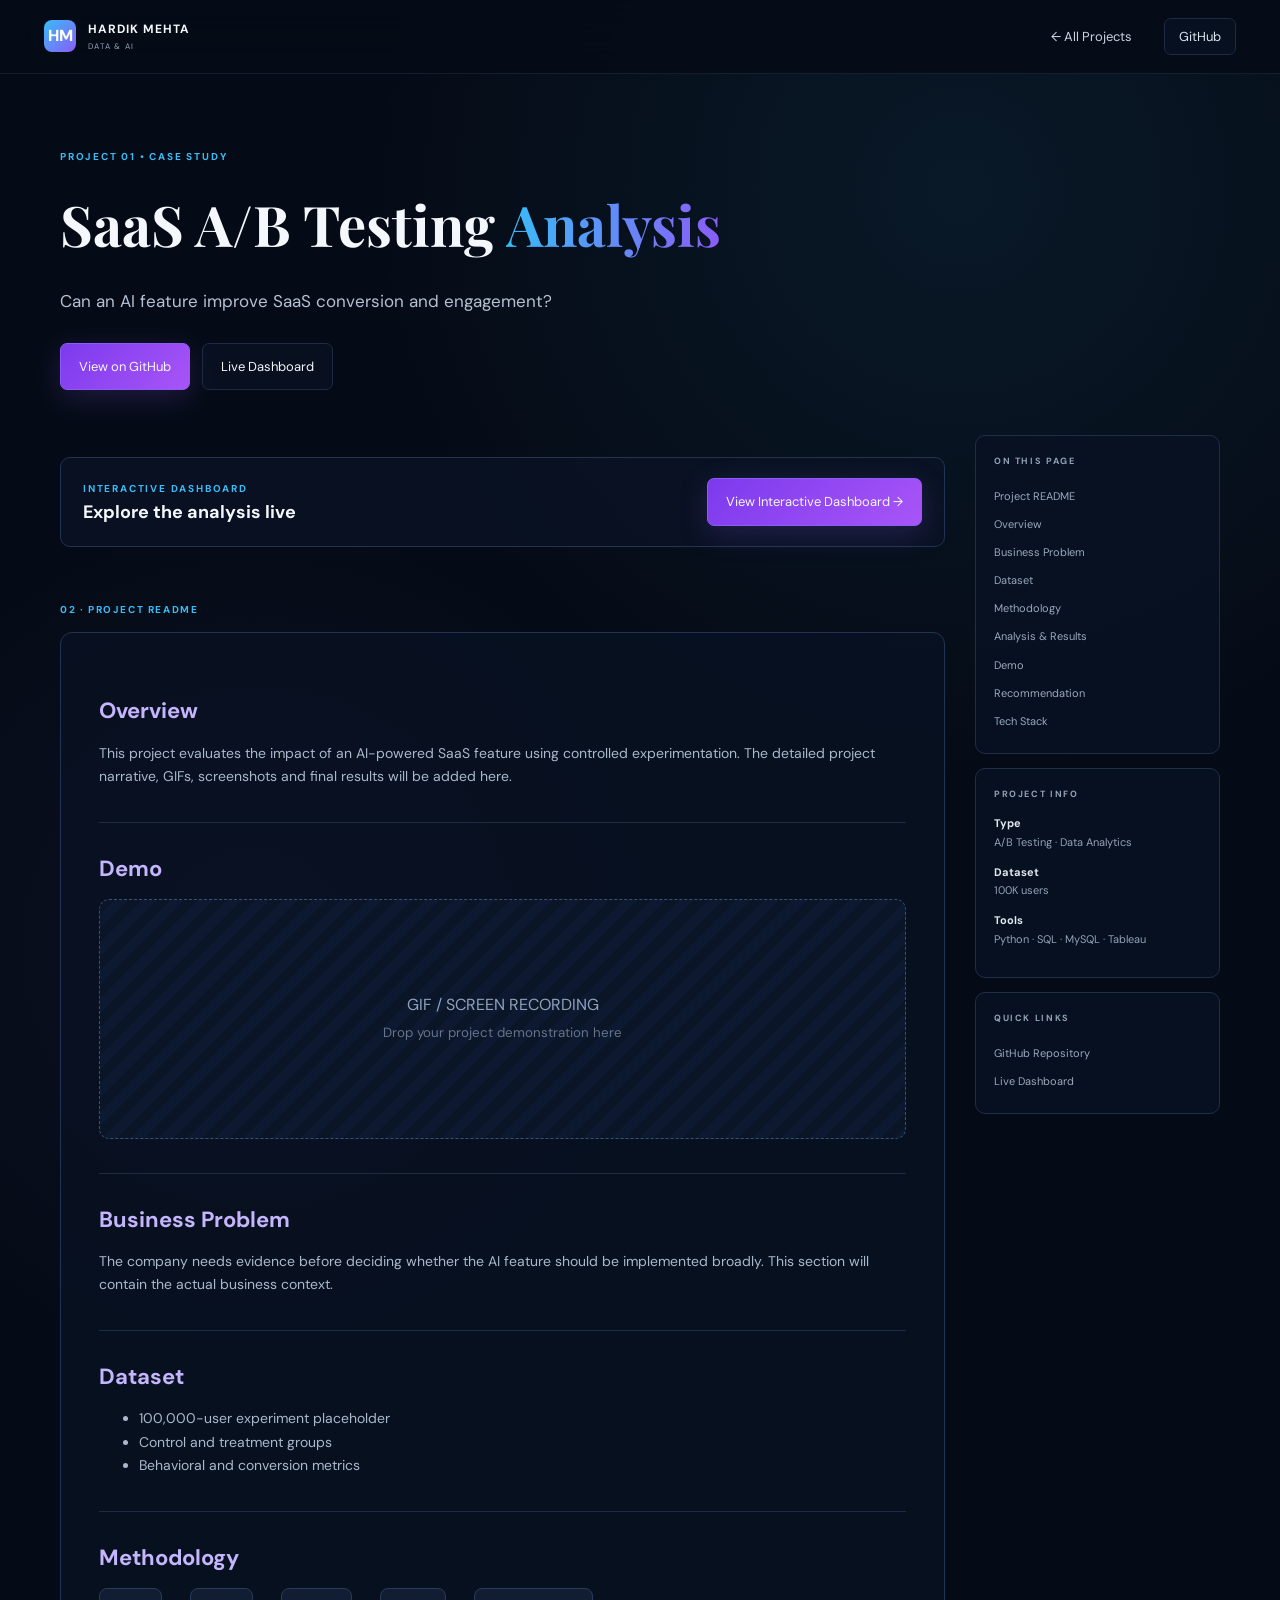
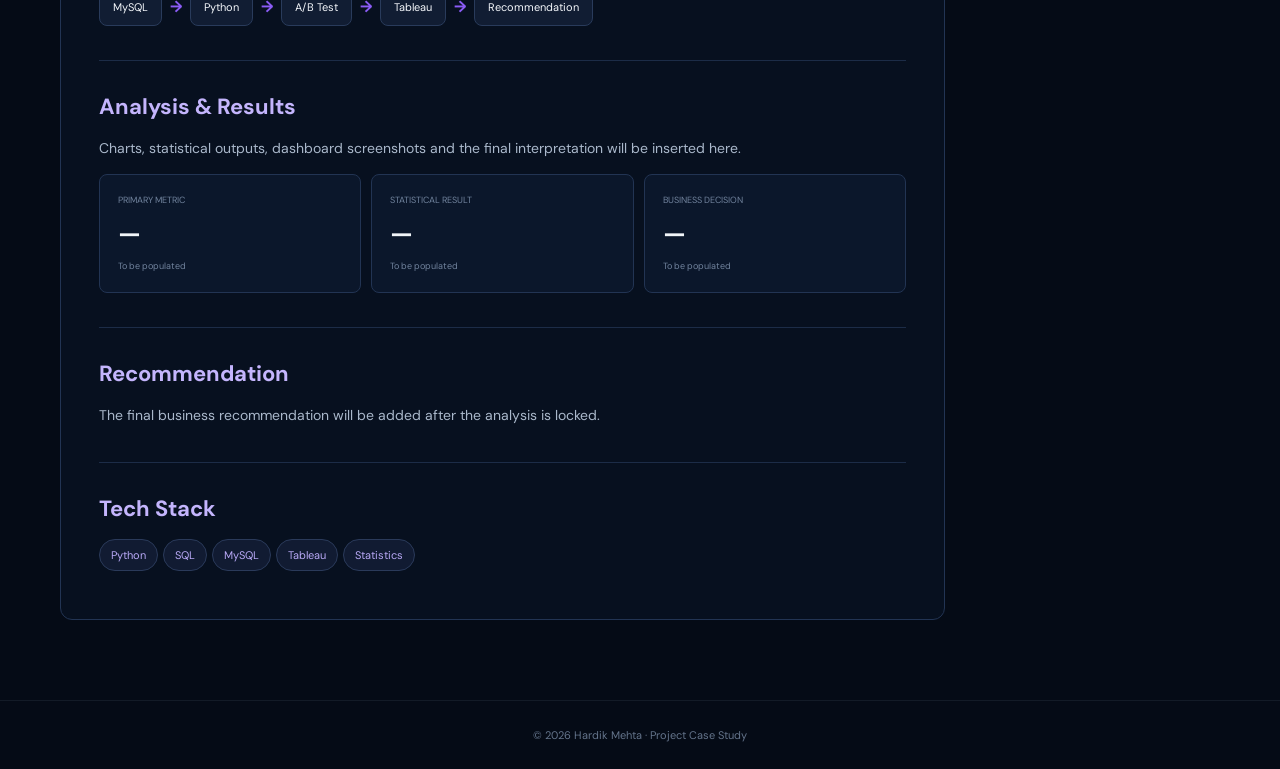
<file: projects/project.html>
<!DOCTYPE html>
<html lang="en">
<head>
  <meta charset="UTF-8">
  <meta name="viewport" content="width=device-width, initial-scale=1.0">
  <meta name="description" content="Project case study — Hardik Mehta.">
  <title>SaaS A/B Testing Analysis | Hardik Mehta</title>
  <link rel="preconnect" href="https://fonts.googleapis.com">
  <link rel="preconnect" href="https://fonts.gstatic.com" crossorigin>
  <link href="https://fonts.googleapis.com/css2?family=DM+Sans:wght@400;500;600;700&family=Playfair+Display:ital,wght@0,600;0,700;1,600&display=swap" rel="stylesheet">
  <link rel="stylesheet" href="../styles.css">
</head>
<body>
  <header class="site-header">
    <a class="brand" href="../index.html"><span class="brand-mark">HM</span><span><strong>HARDIK MEHTA</strong><small>DATA &amp; AI</small></span></a>
    <nav class="main-nav"><a href="../index.html#projects">← All Projects</a></nav>
    <div class="header-actions"><a class="outline-btn small" href="https://github.com/Hardik-Mehta-2511" target="_blank" rel="noopener noreferrer">GitHub</a></div>
  </header>

  <main class="project-page">
    <section class="project-hero section-shell">
      <p class="eyebrow">PROJECT 01 • CASE STUDY</p>
      <h1>SaaS A/B Testing <span>Analysis</span></h1>
      <p class="lead">Can an AI feature improve SaaS conversion and engagement?</p>
      <div class="project-actions"><a class="primary-btn" href="#">View on GitHub</a><a class="outline-btn" href="#">Live Dashboard</a></div>
    </section>

    <section class="section-shell project-layout">
      <article class="project-main">
        <section class="dashboard-cta" aria-labelledby="dashboard-title">
          <div>
            <p class="eyebrow">INTERACTIVE DASHBOARD</p>
            <h2 id="dashboard-title">Explore the analysis live</h2>
          </div>
          <!-- Replace this placeholder with the published SaaS Tableau Public URL. -->
          <a class="primary-btn" href="https://public.tableau.com/views/saas-ab-testing-placeholder/Dashboard?:showVizHome=no" target="_blank" rel="noopener noreferrer">View Interactive Dashboard →</a>
        </section>

        <div id="readme" class="content-label readme-label">02 · PROJECT README</div>
        <article class="readme-card">
          <section id="overview">
          <h2>Overview</h2>
          <p>
            This project evaluates the impact of an AI-powered SaaS feature using
            controlled experimentation. The detailed project narrative, GIFs,
            screenshots and final results will be added here.
          </p>
          </section>

          <hr>
          <section id="demo">
          <h2>Demo</h2>
          <div class="gif-placeholder">
            <span>GIF / SCREEN RECORDING<br><small>Drop your project demonstration here</small></span>
          </div>
          </section>

          <hr>
          <section id="business-problem">
          <h2>Business Problem</h2>
          <p>
            The company needs evidence before deciding whether the AI feature should
            be implemented broadly. This section will contain the actual business context.
          </p>
          </section>

          <hr>
          <section id="dataset">
          <h2>Dataset</h2>
          <ul>
            <li>100,000-user experiment placeholder</li>
            <li>Control and treatment groups</li>
            <li>Behavioral and conversion metrics</li>
          </ul>
          </section>

          <hr>
          <section id="methodology">
          <h2>Methodology</h2>
          <div class="pipeline">
            <span>MySQL</span><b>→</b><span>Python</span><b>→</b><span>A/B Test</span><b>→</b><span>Tableau</span><b>→</b><span>Recommendation</span>
          </div>
          </section>

          <hr>
          <section id="results">
          <h2>Analysis &amp; Results</h2>
          <p>Charts, statistical outputs, dashboard screenshots and the final interpretation will be inserted here.</p>

          <div class="result-grid">
            <div><small>PRIMARY METRIC</small><strong>—</strong><span>To be populated</span></div>
            <div><small>STATISTICAL RESULT</small><strong>—</strong><span>To be populated</span></div>
            <div><small>BUSINESS DECISION</small><strong>—</strong><span>To be populated</span></div>
          </div>
          </section>

          <hr>
          <section id="recommendation">
          <h2>Recommendation</h2>
          <p>The final business recommendation will be added after the analysis is locked.</p>
          </section>

          <hr>
          <section id="tech-stack">
          <h2>Tech Stack</h2>
          <div class="tags large"><span>Python</span><span>SQL</span><span>MySQL</span><span>Tableau</span><span>Statistics</span></div>
          </section>
        </article>
      </article>

      <aside class="project-sidebar">
        <div class="side-card">
          <p class="eyebrow">ON THIS PAGE</p>
          <a href="#readme">Project README</a>
          <a href="#overview">Overview</a>
          <a href="#business-problem">Business Problem</a>
          <a href="#dataset">Dataset</a>
          <a href="#methodology">Methodology</a>
          <a href="#results">Analysis &amp; Results</a>
          <a href="#demo">Demo</a>
          <a href="#recommendation">Recommendation</a>
          <a href="#tech-stack">Tech Stack</a>
        </div>
        <div class="side-card">
          <p class="eyebrow">PROJECT INFO</p>
          <p><strong>Type</strong><br>A/B Testing · Data Analytics</p>
          <p><strong>Dataset</strong><br>100K users</p>
          <p><strong>Tools</strong><br>Python · SQL · MySQL · Tableau</p>
        </div>
        <div class="side-card">
          <p class="eyebrow">QUICK LINKS</p>
          <a href="#">GitHub Repository</a>
          <a href="#">Live Dashboard</a>
        </div>
      </aside>
    </section>
  </main>

  <footer class="site-footer">© 2026 Hardik Mehta · Project Case Study</footer>
  <script src="../script.js"></script>
</body>
</html>
</file>
<file: styles.css>
:root {
  --bg: #050b16;
  --surface: #0a1325;
  --surface-2: #0d1930;
  --border: #1d2b45;
  --text: #f4f7fb;
  --muted: #94a3b8;
  --blue: #38bdf8;
  --purple: #8b5cf6;
  --pink: #c084fc;
  --shadow: 0 20px 60px rgba(0,0,0,.28);
  --max: 1160px;
}
* { box-sizing: border-box; }
html { scroll-behavior: smooth; }
body {
  margin: 0; color: var(--text); background:
  radial-gradient(circle at 75% 8%, rgba(56,189,248,.08), transparent 25%),
  radial-gradient(circle at 20% 40%, rgba(139,92,246,.06), transparent 25%),
  var(--bg);
  font-family: "DM Sans", sans-serif; line-height: 1.65;
}
a { color: inherit; text-decoration: none; }
button { font: inherit; }
.ambient { position: fixed; width: 280px; height: 280px; border-radius: 50%; filter: blur(100px); pointer-events: none; opacity: .12; z-index: -1; }
.ambient-one { background: var(--blue); top: 20%; right: -80px; }
.ambient-two { background: var(--purple); bottom: 5%; left: -100px; }
.site-header {
  height: 74px; padding: 0 44px; display: flex; align-items: center; gap: 32px;
  border-bottom: 1px solid rgba(148,163,184,.12); position: sticky; top: 0; z-index: 20;
  background: rgba(5,11,22,.82); backdrop-filter: blur(18px);
}
.brand { display:flex; align-items:center; gap:12px; margin-right:auto; }
.brand-mark { width:32px; height:32px; display:grid; place-items:center; color:#fff; font-weight:800; border-radius:8px; background:linear-gradient(135deg,var(--blue),var(--purple)); }
.brand strong { display:block; font-size:12px; letter-spacing:.08em; }
.brand small { display:block; color:var(--muted); font-size:8px; letter-spacing:.16em; }
.main-nav { display:flex; gap:28px; font-size:13px; color:#cbd5e1; }
.main-nav a { padding:27px 0 24px; border-bottom:2px solid transparent; }
.main-nav a:hover, .main-nav .active { color:#fff; border-color:var(--purple); }
.header-actions { display:flex; gap:16px; align-items:center; font-size:12px; color:#dbe5f0; }
.header-actions > a:not(.outline-btn) { font-weight:600; }
.header-actions > a:not(.outline-btn):hover { color:#fff; }
.mobile-menu { display:none; }
.section-shell { width:min(var(--max), calc(100% - 88px)); margin:0 auto; }
.hero { min-height:620px; display:grid; grid-template-columns:1fr 1fr; align-items:center; gap:70px; padding:95px 0 80px; }
.eyebrow { margin:0 0 12px; color:var(--blue); font-size:10px; font-weight:700; letter-spacing:.18em; text-transform:uppercase; }
.hero h1, h2 { font-family:"Playfair Display",serif; }
.hero h1 { font-size:clamp(52px,7vw,86px); line-height:1.02; margin:0 0 20px; }
.hero h1 span, .project-hero h1 span { background:linear-gradient(90deg,var(--blue),var(--purple)); -webkit-background-clip:text; color:transparent; }
.hero-subtitle { color:#dbe5f0; font-size:17px; }
.hero-subtitle i { color:var(--purple); font-style:normal; padding:0 8px; }
.hero-description { max-width:550px; color:var(--muted); font-size:15px; }
.hero-actions, .project-actions { display:flex; gap:12px; flex-wrap:wrap; margin-top:28px; }
.primary-btn, .outline-btn { display:inline-flex; align-items:center; gap:10px; padding:12px 18px; border-radius:7px; border:1px solid var(--border); font-size:13px; transition:.25s ease; }
.primary-btn { background:linear-gradient(135deg,#7c3aed,#a855f7); border-color:#8b5cf6; box-shadow:0 8px 30px rgba(139,92,246,.2); }
.outline-btn { background:rgba(10,19,37,.65); }
.primary-btn:hover, .outline-btn:hover { transform:translateY(-2px); border-color:var(--blue); }
.outline-btn.small { padding:7px 14px; }
.live-demo-cta {
  display:inline-flex; align-items:center; justify-content:center; gap:10px;
  padding:12px 18px; border-radius:999px; border:1px solid rgba(139,92,246,.55);
  background:rgba(10,19,37,.82); color:var(--text); font-size:13px; font-weight:600;
  letter-spacing:.08em; text-transform:uppercase; transition:transform .25s ease, border-color .25s ease, box-shadow .25s ease, filter .25s ease;
  box-shadow:0 10px 25px rgba(26,38,61,.28);
}
.live-demo-cta:hover {
  transform:translateY(-2px); border-color:rgba(56,189,248,.85);
  box-shadow:0 0 0 1px rgba(56,189,248,.18), 0 12px 26px rgba(56,189,248,.18);
  filter:brightness(1.08);
}
.live-demo-cta .live-demo-status {
  width:9px; height:9px; border-radius:50%; display:inline-block; position:relative;
  background:linear-gradient(180deg,#91f3ff,#58d4d8 60%,#4cc9f0);
  box-shadow:0 0 0 2px rgba(96,165,250,.18), 0 0 18px rgba(69,210,255,.45);
  animation:live-demo-pulse 2.8s ease-in-out infinite;
}
.live-demo-cta .live-demo-status::after {
  content:""; position:absolute; inset:-6px; border-radius:50%; border:1px solid rgba(91,214,255,.28);
  animation:live-demo-ring 2.8s ease-out infinite;
}
.live-demo-cta .live-demo-arrow { display:inline-block; transition:transform .25s ease; }
.live-demo-cta:hover .live-demo-arrow { transform: translateX(3px); }
.live-demo-panel { display:flex; justify-content:center; margin-top:22px; }
@keyframes live-demo-pulse {
  0%, 100% { transform:scale(1); box-shadow:0 0 0 2px rgba(96,165,250,.18), 0 0 14px rgba(69,210,255,.35); opacity:.9; }
  50% { transform:scale(1.18); box-shadow:0 0 0 3px rgba(96,165,250,.22), 0 0 22px rgba(69,210,255,.55); opacity:1; }
}
@keyframes live-demo-ring {
  0% { transform:scale(.78); opacity:0; }
  35% { opacity:1; }
  100% { transform:scale(1.5); opacity:0; }
}
@media (prefers-reduced-motion: reduce) {
  .live-demo-cta .live-demo-status, .live-demo-cta .live-demo-status::after { animation:none; }
  .live-demo-cta, .live-demo-cta .live-demo-arrow { transition:none; }
}
.hero-visual { display:flex; justify-content:center; }
.dashboard-window { width:min(100%,540px); padding:18px; border:1px solid #223453; border-radius:14px; background:linear-gradient(145deg,#0c1830,#07101f); box-shadow:var(--shadow); transform:perspective(900px) rotateY(-5deg); }
.window-bar { display:flex; gap:6px; margin-bottom:18px; }
.window-bar span { width:7px; height:7px; border-radius:50%; background:#3b4c69; }
.metric-row { display:grid; grid-template-columns:repeat(3,1fr); gap:10px; }
.metric-row div { padding:12px; border:1px solid #1b2942; background:#0c172c; border-radius:9px; }
.metric-row small, .metric-row em { display:block; color:var(--muted); font-size:9px; }
.metric-row strong { display:block; font-size:18px; }
.metric-row em { color:#22c55e; font-style:normal; }
.chart-area { height:170px; margin-top:10px; display:grid; grid-template-columns:1fr 100px; gap:15px; padding:15px; border:1px solid #1b2942; border-radius:9px; }
.line-chart { align-self:center; height:100px; background:linear-gradient(155deg,transparent 30%,rgba(139,92,246,.15) 31%,transparent 32%), repeating-linear-gradient(to bottom,transparent 0 24px,#17253d 25px); clip-path:polygon(0 75%,10% 58%,18% 66%,30% 38%,42% 51%,55% 30%,68% 44%,78% 18%,88% 35%,100% 5%,100% 100%,0 100%); border-bottom:1px solid #253958; }
.donut { width:78px; height:78px; border-radius:50%; margin:auto; background:conic-gradient(var(--purple) 0 68%, #15243e 68%); position:relative; }
.donut:after { content:""; position:absolute; inset:15px; border-radius:50%; background:#0c172c; }
.bar-row { height:80px; display:flex; align-items:end; gap:10px; padding:15px; }
.bar-row i { flex:1; border-radius:4px 4px 0 0; background:linear-gradient(to top,var(--purple),var(--blue)); opacity:.8; }
.section-heading { display:flex; justify-content:space-between; align-items:end; margin-bottom:26px; }
h2 { font-size:38px; margin:0 0 18px; line-height:1.1; }
.section-note { color:var(--muted); font-size:12px; }
.section-link { transition:color .2s ease, transform .2s ease; }
.section-link span { color:var(--blue); padding-left:4px; }
.section-link:hover { color:#fff; transform:translateX(3px); }
.impact-section { display:grid; grid-template-columns:180px 1fr; gap:42px; align-items:center; padding-top:35px; padding-bottom:105px; }
.impact-heading h2 { margin:0; }
.impact-grid { display:grid; grid-template-columns:repeat(3,1fr); gap:14px; }
.impact-card { min-height:148px; position:relative; overflow:hidden; display:flex; flex-direction:column; justify-content:center; padding:24px; border:1px solid var(--border); border-radius:10px; background:linear-gradient(145deg,rgba(13,25,48,.94),rgba(8,17,33,.9)); transition:transform .25s ease, border-color .25s ease, box-shadow .25s ease; }
.impact-card::after { content:""; position:absolute; right:0; bottom:0; left:0; height:2px; background:linear-gradient(90deg,var(--impact-accent),transparent); }
.impact-card:hover { transform:translateY(-5px); border-color:color-mix(in srgb, var(--impact-accent) 55%, var(--border)); box-shadow:0 16px 35px rgba(0,0,0,.24); }
.impact-icon { width:32px; height:32px; display:grid; place-items:center; margin-bottom:12px; color:var(--impact-accent); font-size:25px; line-height:1; }
.impact-card strong { color:#f4f7fb; font-size:29px; line-height:1.1; }
.impact-card > span:last-child { margin-top:6px; color:var(--muted); font-size:11px; }
.impact-blue { --impact-accent:var(--blue); }
.impact-purple { --impact-accent:var(--purple); }
.impact-pink { --impact-accent:#ec4899; }
.project-grid { display:grid; grid-template-columns:repeat(5,1fr); gap:14px; }
.project-card { overflow:hidden; border:1px solid var(--border); border-radius:9px; background:rgba(10,19,37,.82); transition:.3s ease; }
.project-card:hover { transform:translateY(-6px); border-color:#445c87; box-shadow:0 18px 45px rgba(0,0,0,.25); }
.project-image { height:160px; position:relative; overflow:hidden; display:flex; align-items:center; justify-content:center; }
.live-badge { position:absolute; top:10px; right:10px; z-index:1; padding:4px 7px; border:1px solid rgba(34,197,94,.4); border-radius:99px; color:#86efac; background:rgba(5,11,22,.72); font-size:8px; font-weight:700; letter-spacing:.1em; }
.gradient-saas { background:linear-gradient(135deg,#25144e,#0c2341); }
.gradient-automation { background:linear-gradient(135deg,#102c2b,#10213c); }
.gradient-olist { background:linear-gradient(135deg,#14243d,#12352d); }
.gradient-ai { background:linear-gradient(135deg,#0d3141,#25184d); }
.gradient-ml { background:linear-gradient(135deg,#321d24,#1b2445); }
.mock-icon { font-size:38px; font-weight:800; color:#fff; opacity:.9; text-shadow:0 0 28px rgba(56,189,248,.8); }
.mini-chart { position:absolute; width:150px; height:55px; bottom:18px; border-bottom:2px solid var(--blue); clip-path:polygon(0 80%,15% 55%,27% 68%,43% 32%,55% 50%,70% 22%,82% 40%,100% 0,100% 100%,0 100%); background:rgba(139,92,246,.12); }
.mini-bars { position:absolute; bottom:16px; width:150px; height:55px; background:repeating-linear-gradient(90deg,transparent 0 12px,rgba(56,189,248,.5) 13px 24px); clip-path:inset(25% 0 0); }
.network { width:120px; height:80px; border:1px dashed rgba(56,189,248,.5); border-radius:50%; }
.clusters { width:130px; height:80px; background:radial-gradient(circle at 25% 30%,#38bdf8 0 3px,transparent 4px),radial-gradient(circle at 65% 55%,#8b5cf6 0 3px,transparent 4px),radial-gradient(circle at 40% 70%,#c084fc 0 3px,transparent 4px); }
.project-body { padding:15px; }
.tags { display:flex; flex-wrap:wrap; gap:5px; margin-bottom:10px; }
.tags span { border:1px solid #2a3a5a; border-radius:99px; padding:3px 7px; color:#b9a9f7; background:#111b32; font-size:9px; }
.tags.large span { padding:6px 11px; font-size:11px; }
.project-body h3 { margin:0 0 7px; font-size:15px; line-height:1.25; }
.project-body p { margin:0 0 14px; color:var(--muted); font-size:11px; line-height:1.55; }
.card-link { color:#c4b5fd; font-size:11px; font-weight:700; }
.two-column { display:grid; grid-template-columns:1fr 2fr; gap:90px; padding-top:120px; padding-bottom:110px; }
.prose { color:#aab8cb; font-size:14px; }
.skill-grid { display:grid; grid-template-columns:repeat(5,minmax(0,1fr)); gap:14px; }
.skill-grid article, .education-card, .timeline-placeholder > div { border:1px solid var(--border); border-radius:10px; background:rgba(10,19,37,.75); padding:24px; }
.skill-card { min-width:0; display:flex; flex-direction:column; transition:transform .25s ease, border-color .25s ease, box-shadow .25s ease; }
.skill-card:hover { transform:translateY(-4px); border-color:var(--skill-accent); box-shadow:0 16px 35px rgba(0,0,0,.22); }
.skill-index { color:var(--skill-accent); font-size:11px; }
.skill-card h3 { margin:18px 0 7px; font-size:15px; line-height:1.25; }
.skill-card p { color:var(--muted); font-size:11px; line-height:1.5; margin:0; }
.skill-tags { display:flex; flex-wrap:wrap; gap:5px; margin-top:16px; }
.skill-tags span { max-width:100%; overflow-wrap:anywhere; padding:3px 7px; border:1px solid color-mix(in srgb, var(--skill-accent) 35%, #2a3a5a); border-radius:99px; color:#cbd5e1; background:#111b32; font-size:9px; line-height:1.25; }
.skill-blue { --skill-accent:var(--blue); }
.skill-purple { --skill-accent:var(--purple); }
.skill-green { --skill-accent:#22c55e; }
.skill-pink { --skill-accent:#ec4899; }
.education-card p { color:var(--muted); margin:0; }
#education { padding-top:100px; padding-bottom:100px; }
.education-card { max-width:780px; }
.education-grid { display:grid; grid-template-columns:repeat(2,1fr); gap:14px; max-width:980px; }
.education-item { min-height:150px; display:flex; flex-direction:column; justify-content:space-between; gap:24px; padding:24px; border:1px solid var(--border); border-radius:10px; background:rgba(10,19,37,.75); transition:transform .25s ease, border-color .25s ease, box-shadow .25s ease; }
.education-item:hover { transform:translateY(-4px); border-color:#445c87; box-shadow:0 16px 35px rgba(0,0,0,.22); }
.education-item h3 { margin:0 0 8px; font-size:16px; line-height:1.35; }
.education-item p { color:var(--muted); margin:0; font-size:12px; }
.education-item > span { align-self:flex-start; padding:4px 9px; border:1px solid rgba(34,197,94,.3); border-radius:99px; color:#7dd3a0; background:rgba(22,101,52,.16); font-size:10px; font-weight:700; letter-spacing:.04em; }
.contact-card { text-align:center; max-width:800px; padding:70px 30px; margin-bottom:80px; border:1px solid #243653; border-radius:18px; background:radial-gradient(circle at 50% 0%,rgba(139,92,246,.2),transparent 55%),#0a1427; }
.contact-card .hero-actions { justify-content:center; }
.site-footer { border-top:1px solid rgba(148,163,184,.1); padding:25px; text-align:center; color:#64748b; font-size:11px; }

/* Project page */
.project-page { padding-bottom:80px; }
.project-hero { padding:75px 0 45px; }
.project-hero h1 { font-family:"Playfair Display",serif; font-size:56px; margin:0 0 10px; }
.project-hero .lead { color:#b5c1d2; font-size:17px; }
.rag-layout {
  --rag-gutter: 44px;
  --rag-space: 64px;
  --rag-label-col: 240px;
  --rag-col-gap: 48px;
}
.rag-layout .site-header {
  padding-left: max(var(--rag-gutter), calc((100% - var(--max)) / 2));
  padding-right: max(var(--rag-gutter), calc((100% - var(--max)) / 2));
}
.rag-layout .section-shell {
  width: min(var(--max), calc(100% - (var(--rag-gutter) * 2)));
}
.rag-back-link { display:inline-flex; margin-bottom:24px; color:#9fcbf5; font-size:13px; font-weight:700; }
.rag-back-link:hover { color:#fff; }
.rag-page { padding-bottom: calc(var(--rag-space) + 16px); }
.rag-page .project-hero {
  display:flex; flex-direction:column; align-items:center; text-align:center;
  padding:48px 0 40px;
}
.rag-page .project-hero h1,
.rag-page .project-hero .lead { max-width:780px; }
.rag-page .project-actions { justify-content:center; }
.rag-section { padding-top:var(--rag-space); padding-bottom:0; }
.rag-section > h2,
.rag-two-column h2 { margin:0 0 18px; }
.rag-two-column {
  display:grid;
  grid-template-columns:var(--rag-label-col) minmax(0,1fr);
  column-gap:var(--rag-col-gap);
  row-gap:18px;
  align-items:start;
}
.rag-copy { color:#aab8cb; font-size:14px; }
.rag-copy p { margin:0 0 20px; }
.rag-copy p:last-child { margin-bottom:0; }
.rag-narrow-section .rag-copy { max-width:720px; }
.rag-workflow {
  display:grid;
  grid-template-columns:minmax(0,1fr) 18px minmax(0,1fr) 18px minmax(0,1fr) 18px minmax(0,1fr) 18px minmax(0,1fr) 18px minmax(0,1fr);
  align-items:stretch;
  gap:8px;
  margin-top:28px;
}
.rag-step {
  min-width:0; min-height:116px; display:flex; flex-direction:column;
  justify-content:center; gap:10px; padding:16px; border:1px solid var(--border);
  border-radius:10px; background:rgba(10,19,37,.78);
}
.rag-step span, .rag-number-grid article > span { color:var(--blue); font-size:10px; font-weight:700; letter-spacing:.1em; }
.rag-step strong { font-size:12px; line-height:1.35; text-wrap:balance; }
.rag-workflow > b { display:grid; place-items:center; color:var(--purple); text-align:center; font-size:20px; }
.rag-number-grid, .rag-feature-grid {
  display:grid; grid-template-columns:repeat(4,minmax(0,1fr));
  align-items:stretch; gap:14px; margin-top:28px;
}
.rag-number-grid article, .rag-feature-grid article {
  min-width:0; min-height:175px; height:100%; padding:22px; border:1px solid var(--border);
  border-radius:10px; background:rgba(10,19,37,.75);
  transition:transform .25s ease, border-color .25s ease, box-shadow .25s ease;
}
.rag-number-grid article:hover, .rag-feature-grid article:hover { transform:translateY(-4px); border-color:#445c87; box-shadow:0 16px 35px rgba(0,0,0,.22); }
.rag-number-grid h3, .rag-feature-grid h3 { margin:20px 0 8px; font-size:16px; }
.rag-number-grid p, .rag-feature-grid p { margin:0; color:var(--muted); font-size:12px; line-height:1.55; }
.rag-feature-grid article:nth-child(2) h3 { color:#c4b5fd; }
.rag-feature-grid article:nth-child(3) h3 { color:#7dd3a0; }
.rag-feature-grid article:nth-child(4) h3 { color:#f0a6ca; }
.rag-placeholder-card {
  width:100%; margin:0; padding:28px; border:1px solid #243653; border-radius:14px;
  background:radial-gradient(circle at 80% 0%,rgba(139,92,246,.16),transparent 42%),rgba(10,19,37,.82);
}
#documentation .rag-placeholder-card { background:rgba(8,18,35,.76); }
.rag-placeholder-card h2 { margin:0 0 12px; }
.rag-placeholder-card p:not(.eyebrow) { color:#aab8cb; margin:0 0 22px; }
.project-layout { display:grid; grid-template-columns:minmax(0,1fr) 245px; gap:30px; align-items:start; }
.project-main { min-width:0; }
.case-study-grid { display:grid; grid-template-columns:minmax(0,1fr) 245px; gap:30px; align-items:start; padding-bottom:80px; }
.case-study-main { min-width:0; }
.case-section { padding:30px 0; border-bottom:1px solid #1c2c47; scroll-margin-top:95px; }
.case-section:first-child { padding-top:10px; }
.case-section h2 { margin:0 0 14px; font-size:28px; }
.placeholder-copy { max-width:720px; color:#aab8cb; font-size:14px; }
.case-placeholder { min-height:150px; display:grid; place-items:center; padding:25px; border:1px dashed #395173; border-radius:10px; color:#8fa2bb; background:repeating-linear-gradient(135deg,#0a1528,#0a1528 10px,#0c1930 10px,#0c1930 20px); text-align:center; }
.back-projects { display:inline-flex; margin-top:28px; color:#9fcbf5; font-size:13px; font-weight:700; }
.back-projects:hover { color:#fff; }
.content-label { color:var(--blue); font-size:10px; font-weight:700; letter-spacing:.16em; margin:10px 0 14px; }
.dashboard-cta { display:flex; align-items:center; justify-content:space-between; gap:24px; margin-top:22px; padding:20px 22px; border:1px solid #223453; border-radius:10px; background:rgba(10,19,37,.7); }
.dashboard-cta .eyebrow { margin-bottom:5px; }
.dashboard-cta h2 { margin:0; font-family:"DM Sans",sans-serif; font-size:18px; }
.dashboard-cta .primary-btn { flex-shrink:0; }
.readme-label { margin-top:55px; }
.readme-card { border:1px solid #223453; border-radius:12px; padding:38px; background:rgba(8,18,35,.76); }
.readme-card h2 { font-family:"DM Sans",sans-serif; font-size:22px; color:#c4b5fd; margin-top:28px; }
.readme-card p, .readme-card li { color:#aab8cb; font-size:14px; }
.readme-card hr { border:0; border-top:1px solid #1c2c47; margin:34px 0; }
.gif-placeholder { height:240px; border:1px dashed #395173; border-radius:10px; display:grid; place-items:center; text-align:center; background:repeating-linear-gradient(135deg,#0a1528,#0a1528 10px,#0c1930 10px,#0c1930 20px); color:#8fa2bb; }
.gif-placeholder small { color:#64748b; }
.pipeline { display:flex; align-items:center; gap:8px; flex-wrap:wrap; }
.pipeline span { padding:9px 13px; background:#111d33; border:1px solid #293b5b; border-radius:8px; font-size:11px; }
.pipeline b { color:#8b5cf6; }
.result-grid { display:grid; grid-template-columns:repeat(3,1fr); gap:10px; }
.result-grid div { padding:18px; border:1px solid #223453; background:#0b172b; border-radius:8px; }
.result-grid small, .result-grid span { display:block; color:#71839d; font-size:9px; }
.result-grid strong { display:block; font-size:25px; color:#f1f5f9; margin:5px 0; }
.project-sidebar { position:sticky; top:95px; display:grid; gap:14px; }
.side-card { border:1px solid #1e2e49; border-radius:10px; background:rgba(8,18,35,.8); padding:18px; }
.side-card .eyebrow { font-size:9px; }
.side-card a { display:block; color:#9aa9bd; font-size:11px; padding:5px 0; }
.side-card a:hover { color:#fff; }
.side-card p { color:#93a2b7; font-size:11px; line-height:1.7; }
.side-card strong { color:#e2e8f0; }
@media (max-width: 1000px) {
  .site-header { padding:0 24px; gap:20px; }
  .main-nav { gap:16px; font-size:12px; }
  .header-actions { gap:10px; font-size:11px; }
  .section-shell { width:min(var(--max), calc(100% - 48px)); }
  .project-grid { grid-template-columns:repeat(2,1fr); }
  .hero { grid-template-columns:1fr; }
  .hero-visual { order:0; }
  .skill-grid { grid-template-columns:repeat(2,1fr); }
  .impact-section { grid-template-columns:1fr; gap:24px; }
  .rag-layout { --rag-gutter: 24px; --rag-space: 56px; }
  .rag-two-column { grid-template-columns:1fr; }
  .rag-workflow { grid-template-columns:repeat(3,minmax(0,1fr)); gap:14px; }
  .rag-workflow > b { display:none; }
  .rag-number-grid, .rag-feature-grid { grid-template-columns:repeat(2,minmax(0,1fr)); }
}
@media (max-width: 880px) {
  .rag-layout { --rag-gutter: 20px; }
  .site-header { padding:0 20px; }
  .main-nav, .header-actions { display:none; }
  .mobile-menu { display:block; position:relative; margin-left:auto; }
  .mobile-menu summary { width:38px; height:38px; display:grid; place-content:center; gap:4px; border:1px solid var(--border); border-radius:7px; background:rgba(10,19,37,.65); cursor:pointer; list-style:none; }
  .mobile-menu summary::-webkit-details-marker { display:none; }
  .mobile-menu summary span { width:16px; height:1px; display:block; background:#dbe5f0; transition:transform .2s ease, opacity .2s ease; }
  .mobile-menu[open] summary span:first-child { transform:translateY(5px) rotate(45deg); }
  .mobile-menu[open] summary span:nth-child(2) { opacity:0; }
  .mobile-menu[open] summary span:last-child { transform:translateY(-5px) rotate(-45deg); }
  .mobile-menu-panel { position:absolute; top:49px; right:0; z-index:30; width:min(280px, calc(100vw - 40px)); padding:12px; border:1px solid #223453; border-radius:10px; background:rgba(8,18,35,.98); box-shadow:var(--shadow); }
  .mobile-menu-panel nav, .mobile-menu-links { display:grid; gap:4px; }
  .mobile-menu-panel nav { padding-bottom:10px; border-bottom:1px solid #1c2c47; }
  .mobile-menu-panel a { padding:9px 10px; color:#dbe5f0; font-size:13px; }
  .mobile-menu-panel a:hover { color:#fff; background:#111d33; border-radius:6px; }
  .mobile-menu-links { grid-template-columns:1fr 1fr; align-items:center; padding-top:10px; }
  .mobile-menu-links .outline-btn { grid-column:1 / -1; justify-content:center; }
}
@media (max-width: 700px) {
  .site-header { height:64px; }
  .brand strong { font-size:10px; }
  .hero { padding:65px 0; min-height:auto; }
  .hero h1 { font-size:50px; }
  .project-grid, .skill-grid { grid-template-columns:1fr; }
  .education-grid { grid-template-columns:1fr; }
  .impact-section { padding-top:10px; padding-bottom:75px; }
  .impact-grid { grid-template-columns:1fr; }
  .rag-layout { --rag-space: 48px; }
  .rag-page .project-hero { padding-top:32px; padding-bottom:28px; }
  .rag-workflow { grid-template-columns:1fr; gap:8px; }
  .rag-workflow > b { display:grid; height:18px; }
  .rag-number-grid, .rag-feature-grid { grid-template-columns:1fr; }
  .rag-placeholder-card { padding:20px; }
  .two-column { grid-template-columns:1fr; gap:25px; padding-top:75px; }
  .section-heading { display:block; }
  .section-note { display:block; margin-top:10px; }
  .project-layout { grid-template-columns:1fr; }
  .case-study-grid { grid-template-columns:1fr; }
  .project-sidebar { display:none; }
  .project-hero h1 { font-size:42px; }
  .dashboard-cta { align-items:flex-start; flex-direction:column; }
  .readme-card { padding:24px; }
  .result-grid { grid-template-columns:1fr; }
  .metric-row { grid-template-columns:1fr; }
}
</file>
